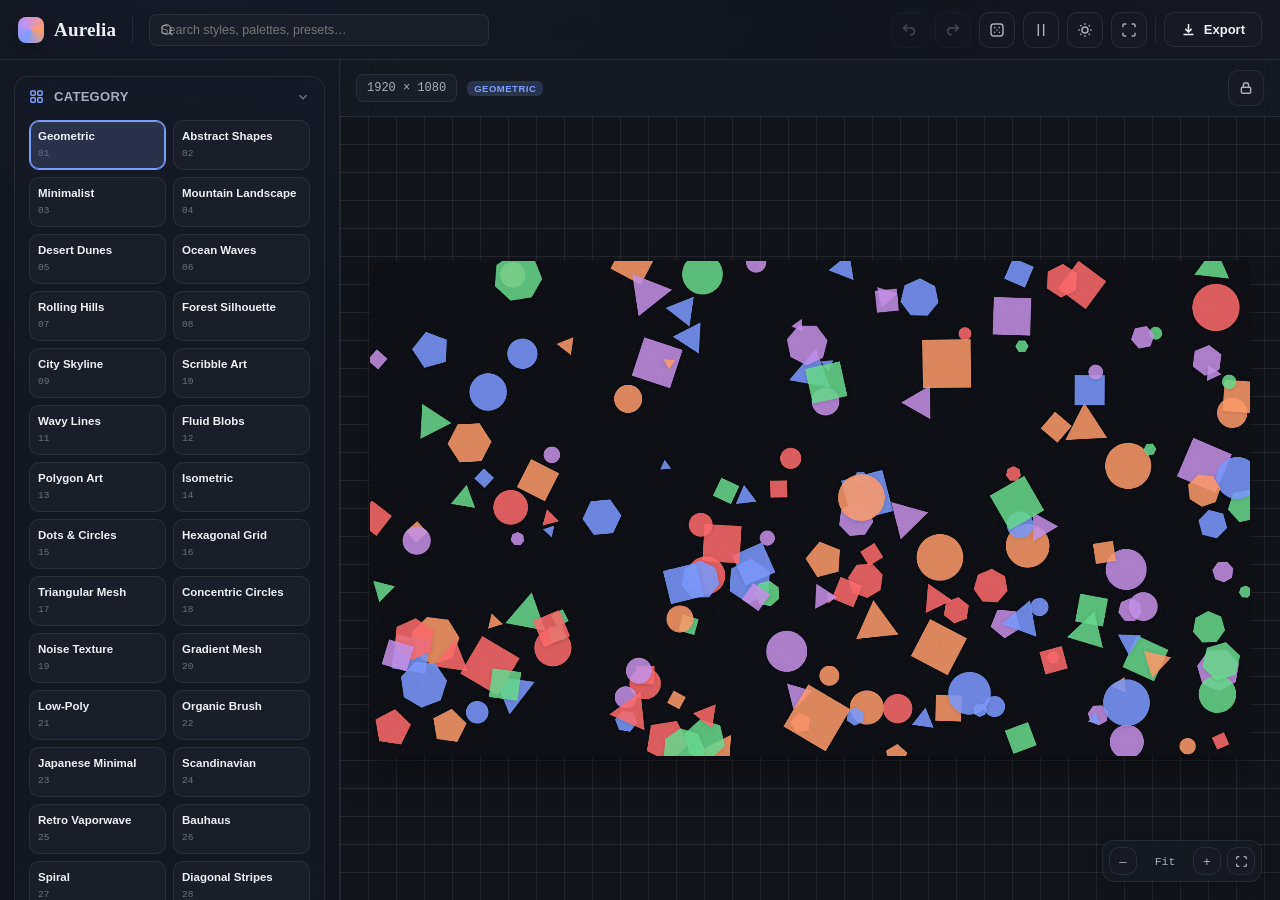
<file: index.html>
<!DOCTYPE html>
<html lang="en">
<head>
<meta charset="UTF-8">
<meta name="viewport" content="width=device-width, initial-scale=1.0">
<title>Aurelia</title>
<link rel="icon" type="image/svg+xml" href="data:image/svg+xml,%3Csvg xmlns='http://www.w3.org/2000/svg' viewBox='0 0 32 32'%3E%3Cdefs%3E%3ClinearGradient id='g' x1='0' y1='0' x2='1' y2='1'%3E%3Cstop offset='0%25' stop-color='%237c9cff'/%3E%3Cstop offset='50%25' stop-color='%23c792ea'/%3E%3Cstop offset='100%25' stop-color='%23ff9d6c'/%3E%3C/linearGradient%3E%3C/defs%3E%3Crect width='32' height='32' rx='8' fill='url(%23g)'/%3E%3C/svg%3E">
<style>
:root{
  --bg-0:#0b0d12;
  --bg-1:#12151c;
  --bg-2:#171b24;
  --panel:rgba(24,28,38,0.62);
  --panel-solid:#1a1e28;
  --panel-border:rgba(255,255,255,0.08);
  --text-0:#eef0f5;
  --text-1:#a8adba;
  --text-2:#6b7080;
  --accent:#7c9cff;
  --accent-2:#c792ea;
  --accent-warm:#ff9d6c;
  --ok:#69db8f;
  --danger:#ff6b6b;
  --radius:14px;
  --radius-sm:9px;
  --shadow-lg:0 20px 60px rgba(0,0,0,0.45);
  --shadow-sm:0 4px 14px rgba(0,0,0,0.3);
  --font-display:'Fraunces', Georgia, serif;
  --font-body:-apple-system,BlinkMacSystemFont,"Segoe UI",Inter,Roboto,Helvetica,Arial,sans-serif;
  --font-mono:'SFMono-Regular',Consolas,'Liberation Mono',Menlo,monospace;
}
html[data-theme="light"]{
  --bg-0:#eef0f4;
  --bg-1:#e6e9ef;
  --bg-2:#dde1e9;
  --panel:rgba(255,255,255,0.66);
  --panel-solid:#ffffff;
  --panel-border:rgba(20,20,30,0.08);
  --text-0:#181a20;
  --text-1:#50545f;
  --text-2:#8a8e99;
  --shadow-lg:0 20px 60px rgba(30,30,50,0.12);
  --shadow-sm:0 4px 14px rgba(30,30,50,0.08);
}
*{box-sizing:border-box;}
html,body{height:100%;}
body{
  margin:0;
  background:
    radial-gradient(1200px 800px at 15% -10%, color-mix(in srgb, var(--accent) 10%, transparent), transparent 60%),
    radial-gradient(1000px 700px at 110% 10%, color-mix(in srgb, var(--accent-2) 8%, transparent), transparent 60%),
    var(--bg-0);
  color:var(--text-0);
  font-family:var(--font-body);
  overflow:hidden;
  -webkit-font-smoothing:antialiased;
}
@font-face{
  font-family:'Fraunces';
  src:local('Georgia');
}
::selection{background:var(--accent);color:#fff;}
::-webkit-scrollbar{width:9px;height:9px;}
::-webkit-scrollbar-track{background:transparent;}
::-webkit-scrollbar-thumb{background:var(--panel-border);border-radius:8px;}
::-webkit-scrollbar-thumb:hover{background:var(--text-2);}

.app{
  display:grid;
  grid-template-columns:340px 1fr;
  grid-template-rows:60px 1fr;
  grid-template-areas:
    "header header"
    "sidebar main";
  height:100vh;
  width:100vw;
}

.topbar{
  grid-area:header;
  display:flex;
  align-items:center;
  gap:16px;
  padding:0 18px;
  border-bottom:1px solid var(--panel-border);
  background:var(--panel);
  backdrop-filter:blur(18px) saturate(140%);
  -webkit-backdrop-filter:blur(18px) saturate(140%);
  z-index:40;
}
.brand{
  display:flex;align-items:center;gap:10px;
  font-family:var(--font-display);
  font-weight:600;
  font-size:19px;
  letter-spacing:0.2px;
  white-space:nowrap;
}
.brand .mark{
  width:26px;height:26px;border-radius:8px;
  background:conic-gradient(from 210deg, var(--accent), var(--accent-2), var(--accent-warm), var(--accent));
  box-shadow:var(--shadow-sm);
  flex-shrink:0;
}
.topbar .divider{width:1px;height:26px;background:var(--panel-border);}
.topbar-search{
  flex:1;
  max-width:340px;
  position:relative;
}
.topbar-search input{
  width:100%;
  padding:9px 12px 9px 34px;
  border-radius:10px;
  border:1px solid var(--panel-border);
  background:color-mix(in srgb, var(--panel-solid) 60%, transparent);
  color:var(--text-0);
  font-size:13px;
  outline:none;
}
.topbar-search input:focus{border-color:var(--accent);}
.topbar-search svg{position:absolute;left:11px;top:50%;transform:translateY(-50%);opacity:0.5;}
.topbar-actions{display:flex;align-items:center;gap:8px;margin-left:auto;}
.icon-btn{
  width:36px;height:36px;border-radius:10px;
  display:flex;align-items:center;justify-content:center;
  border:1px solid var(--panel-border);
  background:color-mix(in srgb, var(--panel-solid) 55%, transparent);
  color:var(--text-1);
  cursor:pointer;
  transition:all .15s ease;
}
.icon-btn:hover{color:var(--text-0);border-color:var(--accent);transform:translateY(-1px);}
.icon-btn:active{transform:translateY(0);}
.icon-btn.active{color:var(--accent);border-color:var(--accent);}
.icon-btn:disabled{opacity:0.35;cursor:not-allowed;transform:none;}
.btn{
  display:inline-flex;align-items:center;gap:8px;
  padding:9px 16px;
  border-radius:10px;
  border:1px solid var(--panel-border);
  background:color-mix(in srgb, var(--panel-solid) 55%, transparent);
  color:var(--text-0);
  font-size:13px;font-weight:600;
  cursor:pointer;
  transition:all .15s ease;
  white-space:nowrap;
}
.btn:hover{border-color:var(--accent);transform:translateY(-1px);}
.btn.primary{
  background:linear-gradient(135deg, var(--accent), var(--accent-2));
  color:#0b0d12;border:none;
}
.btn.primary:hover{filter:brightness(1.08);box-shadow:0 6px 20px color-mix(in srgb, var(--accent) 40%, transparent);}
.btn svg{flex-shrink:0;}

.sidebar{
  grid-area:sidebar;
  border-right:1px solid var(--panel-border);
  background:var(--panel);
  backdrop-filter:blur(18px) saturate(140%);
  -webkit-backdrop-filter:blur(18px) saturate(140%);
  overflow-y:auto;
  padding:16px 14px 90px;
  position:relative;
  z-index:30;
}
.section{
  border:1px solid var(--panel-border);
  border-radius:var(--radius);
  margin-bottom:12px;
  background:color-mix(in srgb, var(--panel-solid) 38%, transparent);
  overflow:hidden;
}
.section-head{
  display:flex;align-items:center;gap:10px;
  padding:12px 14px;
  cursor:pointer;
  user-select:none;
  font-weight:700;
  font-size:13px;
  letter-spacing:0.3px;
  text-transform:uppercase;
  color:var(--text-1);
}
.section-head svg.chev{margin-left:auto;transition:transform .2s ease;color:var(--text-2);}
.section.collapsed .chev{transform:rotate(-90deg);}
.section-head .sicon{color:var(--accent);flex-shrink:0;}
.section-body{
  padding:4px 14px 14px;
  display:flex;flex-direction:column;gap:12px;
}
.section.collapsed .section-body{display:none;}

.field{display:flex;flex-direction:column;gap:6px;}
.field label{
  display:flex;justify-content:space-between;align-items:center;
  font-size:12px;color:var(--text-1);font-weight:600;
}
.field label .val{color:var(--text-0);font-family:var(--font-mono);font-weight:500;font-size:11px;background:color-mix(in srgb, var(--panel-solid) 70%, transparent);padding:1px 6px;border-radius:6px;}
select, input[type="text"], input[type="number"]{
  width:100%;
  padding:8px 10px;
  border-radius:8px;
  border:1px solid var(--panel-border);
  background:var(--panel-solid);
  color:var(--text-0);
  font-size:12.5px;
  outline:none;
  font-family:var(--font-body);
}
select:focus, input:focus{border-color:var(--accent);}

input[type="range"]{
  -webkit-appearance:none;appearance:none;
  width:100%;height:4px;border-radius:3px;
  background:var(--panel-border);
  outline:none;
  cursor:pointer;
}
input[type="range"]::-webkit-slider-thumb{
  -webkit-appearance:none;appearance:none;
  width:15px;height:15px;border-radius:50%;
  background:var(--accent);
  border:2px solid var(--bg-0);
  box-shadow:0 0 0 1px var(--accent);
  cursor:pointer;
  margin-top:-1px;
}
input[type="range"]::-moz-range-thumb{
  width:13px;height:13px;border-radius:50%;
  background:var(--accent);border:2px solid var(--bg-0);cursor:pointer;
}

.row{display:flex;gap:8px;}
.row > *{flex:1;min-width:0;}

.chiprow{display:flex;flex-wrap:wrap;gap:6px;}
.chip{
  padding:6px 11px;border-radius:20px;
  border:1px solid var(--panel-border);
  background:var(--panel-solid);
  font-size:11.5px;color:var(--text-1);
  cursor:pointer;font-weight:600;
  transition:all .12s ease;
}
.chip:hover{border-color:var(--accent);color:var(--text-0);}
.chip.active{
  background:linear-gradient(135deg, var(--accent), var(--accent-2));
  color:#0b0d12;border-color:transparent;
}

.toggle{display:flex;align-items:center;justify-content:space-between;gap:10px;}
.toggle span{font-size:12px;color:var(--text-1);font-weight:600;}
.switch{
  position:relative;width:38px;height:22px;border-radius:20px;
  background:var(--panel-border);cursor:pointer;flex-shrink:0;
  transition:background .15s ease;
}
.switch.on{background:linear-gradient(135deg, var(--accent), var(--accent-2));}
.switch::after{
  content:"";position:absolute;top:2px;left:2px;
  width:18px;height:18px;border-radius:50%;background:#fff;
  transition:transform .18s ease;box-shadow:0 1px 3px rgba(0,0,0,0.3);
}
.switch.on::after{transform:translateX(16px);}

.category-grid{
  display:grid;grid-template-columns:1fr 1fr;gap:7px;
}
.category-card{
  border:1px solid var(--panel-border);
  border-radius:10px;
  padding:9px 8px;
  cursor:pointer;
  background:var(--panel-solid);
  text-align:left;
  transition:all .12s ease;
}
.category-card:hover{border-color:var(--accent);transform:translateY(-1px);}
.category-card.active{
  border-color:var(--accent);
  background:color-mix(in srgb, var(--accent) 16%, var(--panel-solid));
  box-shadow:0 0 0 1px var(--accent) inset;
}
.category-card .cname{font-size:11.5px;font-weight:700;display:block;color:var(--text-0);}
.category-card .cnum{font-size:9.5px;color:var(--text-2);font-family:var(--font-mono);}

.palette-swatches{display:flex;flex-wrap:wrap;gap:7px;}
.swatch-wrap{position:relative;width:30px;height:30px;}
.swatch{
  width:30px;height:30px;border-radius:8px;
  border:1px solid var(--panel-border);cursor:pointer;
  padding:0;overflow:hidden;
}
.swatch input[type="color"]{
  width:44px;height:44px;border:none;margin:-7px;cursor:pointer;background:none;
}
.swatch-remove{
  position:absolute;top:-6px;right:-6px;
  width:15px;height:15px;border-radius:50%;
  background:var(--danger);color:#fff;font-size:10px;
  display:flex;align-items:center;justify-content:center;
  cursor:pointer;border:2px solid var(--bg-1);
}
.add-swatch{
  width:30px;height:30px;border-radius:8px;
  border:1px dashed var(--panel-border);
  display:flex;align-items:center;justify-content:center;
  color:var(--text-2);cursor:pointer;font-size:16px;
  background:transparent;
}
.add-swatch:hover{color:var(--accent);border-color:var(--accent);}

.preset-palette-grid{display:grid;grid-template-columns:1fr 1fr;gap:7px;}
.preset-palette{
  border:1px solid var(--panel-border);
  border-radius:9px;
  padding:6px;cursor:pointer;
  background:var(--panel-solid);
}
.preset-palette:hover{border-color:var(--accent);}
.preset-palette .swatches{display:flex;height:16px;border-radius:5px;overflow:hidden;margin-bottom:5px;}
.preset-palette .swatches i{flex:1;display:block;}
.preset-palette .pname{font-size:10.5px;color:var(--text-1);font-weight:600;}

.small-btn-row{display:flex;gap:8px;}
.small-btn{
  flex:1;padding:8px;border-radius:8px;border:1px solid var(--panel-border);
  background:var(--panel-solid);color:var(--text-1);font-size:11.5px;font-weight:700;
  cursor:pointer;display:flex;align-items:center;justify-content:center;gap:6px;
}
.small-btn:hover{color:var(--text-0);border-color:var(--accent);}

.preset-list{display:flex;flex-direction:column;gap:6px;max-height:180px;overflow-y:auto;}
.preset-item{
  display:flex;align-items:center;gap:8px;
  padding:8px 10px;border-radius:8px;
  border:1px solid var(--panel-border);
  background:var(--panel-solid);
  font-size:12px;
}
.preset-item span{flex:1;overflow:hidden;text-overflow:ellipsis;white-space:nowrap;font-weight:600;}
.preset-item button{
  background:none;border:none;color:var(--text-2);cursor:pointer;
  width:22px;height:22px;display:flex;align-items:center;justify-content:center;border-radius:6px;
}
.preset-item button:hover{color:var(--text-0);background:var(--panel-border);}
.empty-hint{font-size:11.5px;color:var(--text-2);text-align:center;padding:10px 0;}

.main{
  grid-area:main;
  position:relative;
  overflow:hidden;
  background:
    linear-gradient(var(--panel-border) 1px, transparent 1px) 0 0/28px 28px,
    linear-gradient(90deg, var(--panel-border) 1px, transparent 1px) 0 0/28px 28px,
    var(--bg-1);
  display:flex;flex-direction:column;
}
.canvas-toolbar{
  display:flex;align-items:center;gap:10px;
  padding:10px 16px;
  border-bottom:1px solid var(--panel-border);
  background:var(--panel);
  backdrop-filter:blur(14px);
  z-index:20;
  flex-wrap:wrap;
}
.dim-readout{
  font-family:var(--font-mono);font-size:12px;color:var(--text-1);
  background:var(--panel-solid);padding:6px 10px;border-radius:8px;border:1px solid var(--panel-border);
}
.canvas-stage{
  flex:1;position:relative;overflow:hidden;
  cursor:grab;
}
.canvas-stage.panning{cursor:grabbing;}
.canvas-viewport{
  position:absolute;top:0;left:0;
  transform-origin:0 0;
  will-change:transform;
}
#previewCanvas{
  display:block;
  box-shadow:0 30px 80px rgba(0,0,0,0.5);
  border-radius:2px;
  background:#000;
}
.zoom-controls{
  position:absolute;bottom:18px;right:18px;
  display:flex;align-items:center;gap:6px;
  background:var(--panel);border:1px solid var(--panel-border);
  border-radius:12px;padding:6px;backdrop-filter:blur(14px);
  box-shadow:var(--shadow-sm);
  z-index:25;
}
.zoom-controls .zlabel{font-size:11.5px;font-family:var(--font-mono);color:var(--text-1);min-width:44px;text-align:center;}

.loading-badge{
  position:absolute;top:14px;left:14px;
  background:var(--panel);border:1px solid var(--panel-border);
  padding:6px 12px;border-radius:20px;font-size:11px;color:var(--accent);
  display:none;align-items:center;gap:7px;backdrop-filter:blur(10px);z-index:25;
  font-weight:700;
}
.loading-badge.show{display:flex;}
.loading-badge .dot{width:6px;height:6px;border-radius:50%;background:var(--accent);animation:pulse 1s infinite ease-in-out;}
@keyframes pulse{0%,100%{opacity:0.3;}50%{opacity:1;}}

.compare-badge{
  position:absolute;top:14px;right:14px;
  background:var(--panel);border:1px solid var(--panel-border);
  padding:6px 12px;border-radius:20px;font-size:11px;color:var(--text-1);
  backdrop-filter:blur(10px);z-index:25;font-weight:700;
  user-select:none;
  cursor:pointer;
}

.modal-overlay{
  position:fixed;inset:0;background:rgba(6,7,10,0.6);
  display:none;align-items:center;justify-content:center;z-index:100;
  backdrop-filter:blur(4px);
}
.modal-overlay.show{display:flex;}
.modal{
  background:var(--panel-solid);border:1px solid var(--panel-border);
  border-radius:16px;padding:22px;width:400px;max-width:90vw;
  box-shadow:var(--shadow-lg);
}
.modal h3{margin:0 0 14px;font-family:var(--font-display);font-size:19px;}
.modal .field{margin-bottom:12px;}
.modal-actions{display:flex;gap:10px;justify-content:flex-end;margin-top:16px;}

.app.fullscreen-mode .sidebar,
.app.fullscreen-mode .topbar,
.app.fullscreen-mode .canvas-toolbar{display:none;}
.app.fullscreen-mode{grid-template-columns:1fr;grid-template-rows:1fr;grid-template-areas:"main";}
.app.fullscreen-mode .main{background:#000;}
.fs-exit{
  position:fixed;top:16px;right:16px;z-index:200;
}

@media (max-width:900px){
  .app{grid-template-columns:1fr;grid-template-rows:56px 1fr;grid-template-areas:"header" "main";}
  .sidebar{
    position:fixed;top:56px;left:0;bottom:0;width:86vw;max-width:360px;
    transform:translateX(-100%);transition:transform .25s ease;
    box-shadow:var(--shadow-lg);
  }
  .sidebar.open{transform:translateX(0);}
  .topbar-search{display:none;}
  .sidebar-scrim{position:fixed;inset:0;background:rgba(0,0,0,0.4);z-index:29;display:none;}
  .sidebar-scrim.show{display:block;}
}

.tooltip{position:relative;}
.tag{
  font-size:9.5px;font-weight:800;letter-spacing:0.5px;
  padding:2px 7px;border-radius:6px;text-transform:uppercase;
  background:color-mix(in srgb, var(--accent) 20%, transparent);color:var(--accent);
}
</style>
</head>
<body>
<div class="app" id="app">

  <div class="topbar">
    <div class="brand"><span class="mark"></span>Aurelia</div>
    <div class="divider"></div>
    <div class="topbar-search">
      <svg width="14" height="14" viewBox="0 0 24 24" fill="none" stroke="currentColor" stroke-width="2.2"><circle cx="11" cy="11" r="8"/><path d="M21 21l-4.35-4.35"/></svg>
      <input type="text" id="presetSearch" placeholder="Search styles, palettes, presets…">
    </div>
    <div class="topbar-actions">
      <button class="icon-btn" id="undoBtn" title="Undo">
        <svg width="16" height="16" viewBox="0 0 24 24" fill="none" stroke="currentColor" stroke-width="2.2"><path d="M9 14L4 9l5-5"/><path d="M4 9h11a5 5 0 0 1 0 10h-1"/></svg>
      </button>
      <button class="icon-btn" id="redoBtn" title="Redo">
        <svg width="16" height="16" viewBox="0 0 24 24" fill="none" stroke="currentColor" stroke-width="2.2"><path d="M15 14l5-5-5-5"/><path d="M20 9H9a5 5 0 0 0 0 10h1"/></svg>
      </button>
      <button class="icon-btn" id="randomizeBtn" title="Randomize design">
        <svg width="16" height="16" viewBox="0 0 24 24" fill="none" stroke="currentColor" stroke-width="2.2"><rect x="3" y="3" width="18" height="18" rx="4"/><circle cx="8.5" cy="8.5" r="1.2" fill="currentColor" stroke="none"/><circle cx="15.5" cy="15.5" r="1.2" fill="currentColor" stroke="none"/><circle cx="15.5" cy="8.5" r="1.2" fill="currentColor" stroke="none"/><circle cx="8.5" cy="15.5" r="1.2" fill="currentColor" stroke="none"/><circle cx="12" cy="12" r="1.2" fill="currentColor" stroke="none"/></svg>
      </button>
      <button class="icon-btn" id="compareBtn" title="Compare before / after">
        <svg width="16" height="16" viewBox="0 0 24 24" fill="none" stroke="currentColor" stroke-width="2.2"><path d="M8 3v18M16 3v18"/><path d="M3 8l0 0M21 8l0 0"/></svg>
      </button>
      <button class="icon-btn" id="themeBtn" title="Toggle app theme">
        <svg width="16" height="16" viewBox="0 0 24 24" fill="none" stroke="currentColor" stroke-width="2.2"><circle cx="12" cy="12" r="4.5"/><path d="M12 2v2.2M12 19.8V22M4.9 4.9l1.6 1.6M17.5 17.5l1.6 1.6M2 12h2.2M19.8 12H22M4.9 19.1l1.6-1.6M17.5 6.5l1.6-1.6"/></svg>
      </button>
      <button class="icon-btn" id="fsBtn" title="Fullscreen preview">
        <svg width="16" height="16" viewBox="0 0 24 24" fill="none" stroke="currentColor" stroke-width="2.2"><path d="M8 3H5a2 2 0 0 0-2 2v3M16 3h3a2 2 0 0 1 2 2v3M8 21H5a2 2 0 0 1-2-2v-3M16 21h3a2 2 0 0 0 2-2v-3"/></svg>
      </button>
      <div class="divider"></div>
      <button class="btn" id="exportOpenBtn">
        <svg width="15" height="15" viewBox="0 0 24 24" fill="none" stroke="currentColor" stroke-width="2.4"><path d="M12 3v13M7 11l5 5 5-5"/><path d="M4 20h16"/></svg>
        Export
      </button>
    </div>
  </div>

  <div class="sidebar-scrim" id="sidebarScrim"></div>

  <div class="sidebar" id="sidebar">

    <div class="section" data-section="category">
      <div class="section-head"><svg class="sicon" width="15" height="15" viewBox="0 0 24 24" fill="none" stroke="currentColor" stroke-width="2.4"><rect x="3" y="3" width="7" height="7" rx="1.5"/><rect x="14" y="3" width="7" height="7" rx="1.5"/><rect x="3" y="14" width="7" height="7" rx="1.5"/><rect x="14" y="14" width="7" height="7" rx="1.5"/></svg>Category<svg class="chev" width="14" height="14" viewBox="0 0 24 24" fill="none" stroke="currentColor" stroke-width="2.5"><path d="M6 9l6 6 6-6"/></svg></div>
      <div class="section-body">
        <div class="category-grid" id="categoryGrid"></div>
      </div>
    </div>

    <div class="section" data-section="palette">
      <div class="section-head"><svg class="sicon" width="15" height="15" viewBox="0 0 24 24" fill="none" stroke="currentColor" stroke-width="2.4"><circle cx="12" cy="12" r="9"/><circle cx="12" cy="8" r="1.3" fill="currentColor"/><circle cx="8.5" cy="13" r="1.3" fill="currentColor"/><circle cx="15.5" cy="13" r="1.3" fill="currentColor"/></svg>Color &amp; Palette<svg class="chev" width="14" height="14" viewBox="0 0 24 24" fill="none" stroke="currentColor" stroke-width="2.5"><path d="M6 9l6 6 6-6"/></svg></div>
      <div class="section-body">
        <div class="field">
          <label>Active palette <span class="val" id="paletteCount">0 colors</span></label>
          <div class="palette-swatches" id="paletteSwatches"></div>
        </div>
        <div class="small-btn-row">
          <button class="small-btn" id="randomPaletteBtn">🎲 Random palette</button>
          <button class="small-btn" id="complementBtn">◐ Complementary</button>
        </div>
        <div class="field">
          <label>Background</label>
          <div class="row">
            <select id="bgMode">
              <option value="light">Light mode</option>
              <option value="dark">Dark mode</option>
              <option value="amoled">AMOLED black</option>
              <option value="custom">Custom color</option>
            </select>
            <div class="swatch-wrap" style="width:38px;">
              <span class="swatch" style="width:38px;height:38px;"><input type="color" id="bgCustomColor" value="#0b0d12"></span>
            </div>
          </div>
        </div>
        <div class="field">
          <label>Palette presets</label>
          <div class="preset-palette-grid" id="paletteGrid"></div>
        </div>
      </div>
    </div>

    <div class="section" data-section="pattern">
      <div class="section-head"><svg class="sicon" width="15" height="15" viewBox="0 0 24 24" fill="none" stroke="currentColor" stroke-width="2.4"><path d="M4 21V3M4 3l8 5-8 5M20 21V3M20 3l-8 5 8 5"/></svg>Pattern Controls<svg class="chev" width="14" height="14" viewBox="0 0 24 24" fill="none" stroke="currentColor" stroke-width="2.5"><path d="M6 9l6 6 6-6"/></svg></div>
      <div class="section-body">
        <div class="field"><label>Shape count <span class="val" id="v_shapeCount"></span></label><input type="range" id="shapeCount" min="1" max="400" step="1"></div>
        <div class="field"><label>Shape size <span class="val" id="v_shapeSize"></span></label><input type="range" id="shapeSize" min="2" max="400" step="1"></div>
        <div class="field"><label>Rotation <span class="val" id="v_rotation"></span></label><input type="range" id="rotation" min="0" max="360" step="1"></div>
        <div class="field"><label>Scale <span class="val" id="v_scale"></span></label><input type="range" id="scale" min="20" max="300" step="1"></div>
        <div class="field"><label>Density <span class="val" id="v_density"></span></label><input type="range" id="density" min="1" max="100" step="1"></div>
        <div class="field"><label>Opacity <span class="val" id="v_opacity"></span></label><input type="range" id="opacity" min="5" max="100" step="1"></div>
        <div class="field"><label>Layer count <span class="val" id="v_layerCount"></span></label><input type="range" id="layerCount" min="1" max="8" step="1"></div>
        <div class="field"><label>Stroke width <span class="val" id="v_strokeWidth"></span></label><input type="range" id="strokeWidth" min="0" max="24" step="0.5"></div>
        <div class="field">
          <label>Fill style</label>
          <div class="chiprow" id="fillStyleChips">
            <div class="chip" data-v="fill">Fill</div>
            <div class="chip" data-v="stroke">Stroke</div>
            <div class="chip" data-v="both">Both</div>
          </div>
        </div>
        <div class="field">
          <label>Symmetry</label>
          <div class="chiprow" id="symmetryChips">
            <div class="chip" data-v="1">None</div>
            <div class="chip" data-v="2">2-fold</div>
            <div class="chip" data-v="4">4-fold</div>
            <div class="chip" data-v="6">6-fold</div>
            <div class="chip" data-v="8">8-fold</div>
          </div>
        </div>
        <div class="toggle"><span>Grid repetition</span><div class="switch" id="repetitionToggle"></div></div>
        <div class="field"><label>Grid spacing <span class="val" id="v_gridSpacing"></span></label><input type="range" id="gridSpacing" min="20" max="300" step="1"></div>
        <div class="field"><label>Noise intensity <span class="val" id="v_noiseIntensity"></span></label><input type="range" id="noiseIntensity" min="0" max="100" step="1"></div>
        <div class="field"><label>Blur amount <span class="val" id="v_blurAmount"></span></label><input type="range" id="blurAmount" min="0" max="30" step="0.5"></div>
        <div class="field"><label>Shadow intensity <span class="val" id="v_shadowIntensity"></span></label><input type="range" id="shadowIntensity" min="0" max="100" step="1"></div>
        <div class="field"><label>Glow intensity <span class="val" id="v_glowIntensity"></span></label><input type="range" id="glowIntensity" min="0" max="100" step="1"></div>
        <div class="field"><label>Grain texture <span class="val" id="v_grainAmount"></span></label><input type="range" id="grainAmount" min="0" max="100" step="1"></div>
        <div class="field">
          <label>Random seed <span class="val" id="v_seed"></span></label>
          <div class="row">
            <input type="range" id="seed" min="1" max="99999" step="1">
            <button class="small-btn" id="seedBtn" style="flex:0 0 40px;">🎲</button>
          </div>
        </div>
      </div>
    </div>

    <div class="section" data-section="mountain" id="mountainSection">
      <div class="section-head"><svg class="sicon" width="15" height="15" viewBox="0 0 24 24" fill="none" stroke="currentColor" stroke-width="2.4"><path d="M3 20l6-11 4 6 3-4 5 9z"/></svg>Landscape Generator<svg class="chev" width="14" height="14" viewBox="0 0 24 24" fill="none" stroke="currentColor" stroke-width="2.5"><path d="M6 9l6 6 6-6"/></svg></div>
      <div class="section-body">
        <div class="field"><label>Depth layers <span class="val" id="v_mLayers"></span></label><input type="range" id="mLayers" min="1" max="8" step="1"></div>
        <div class="field"><label>Feature height <span class="val" id="v_peakHeight"></span></label><input type="range" id="peakHeight" min="10" max="90" step="1"></div>
        <div class="field">
          <label>Time of day</label>
          <div class="chiprow" id="timePresetChips">
            <div class="chip" data-v="day">Day</div>
            <div class="chip" data-v="sunset">Sunset</div>
            <div class="chip" data-v="sunrise">Sunrise</div>
            <div class="chip" data-v="night">Night</div>
          </div>
        </div>
        <div class="field">
          <label>Sun / Moon</label>
          <div class="chiprow" id="sunMoonChips">
            <div class="chip" data-v="none">None</div>
            <div class="chip" data-v="sun">Sun</div>
            <div class="chip" data-v="moon">Moon</div>
          </div>
        </div>
        <div class="toggle" id="snowCapsRow"><span>Snow caps</span><div class="switch" id="snowCapsToggle"></div></div>
        <div class="toggle"><span>Fog</span><div class="switch" id="fogToggle"></div></div>
        <div class="toggle"><span>Stars</span><div class="switch" id="starsToggle"></div></div>
        <div class="toggle"><span>Clouds</span><div class="switch" id="cloudsToggle"></div></div>
        <div class="toggle"><span>Gradient sky</span><div class="switch" id="skyGradientToggle"></div></div>
        <div class="toggle"><span>Water reflection</span><div class="switch" id="reflectionToggle"></div></div>
        <div class="toggle"><span>Atmospheric perspective</span><div class="switch" id="atmosphericToggle"></div></div>
      </div>
    </div>

    <div class="section" data-section="scribble" id="scribbleSection">
      <div class="section-head"><svg class="sicon" width="15" height="15" viewBox="0 0 24 24" fill="none" stroke="currentColor" stroke-width="2.4"><path d="M3 17c4-8 6 6 9-2 2-5 4 4 9-4"/></svg>Scribble Generator<svg class="chev" width="14" height="14" viewBox="0 0 24 24" fill="none" stroke="currentColor" stroke-width="2.5"><path d="M6 9l6 6 6-6"/></svg></div>
      <div class="section-body">
        <div class="field">
          <label>Style</label>
          <div class="chiprow" id="scribbleStyleChips">
            <div class="chip" data-v="pencil">Pencil</div>
            <div class="chip" data-v="ink">Ink</div>
            <div class="chip" data-v="marker">Marker</div>
            <div class="chip" data-v="chalk">Chalk</div>
            <div class="chip" data-v="brush">Brush</div>
          </div>
        </div>
        <div class="field"><label>Doodle count <span class="val" id="v_doodleCount"></span></label><input type="range" id="doodleCount" min="1" max="60" step="1"></div>
        <div class="field"><label>Stroke randomness <span class="val" id="v_scribbleRandomness"></span></label><input type="range" id="scribbleRandomness" min="0" max="100" step="1"></div>
        <div class="toggle"><span>Hand-drawn simulation</span><div class="switch" id="handDrawnToggle"></div></div>
      </div>
    </div>

    <div class="section collapsed" data-section="device">
      <div class="section-head"><svg class="sicon" width="15" height="15" viewBox="0 0 24 24" fill="none" stroke="currentColor" stroke-width="2.4"><rect x="4" y="3" width="16" height="13" rx="1.5"/><path d="M9 21h6M12 16v5"/></svg>Device &amp; Resolution<svg class="chev" width="14" height="14" viewBox="0 0 24 24" fill="none" stroke="currentColor" stroke-width="2.5"><path d="M6 9l6 6 6-6"/></svg></div>
      <div class="section-body">
        <div class="field">
          <label>Device preset</label>
          <select id="devicePreset"></select>
        </div>
        <div class="field">
          <label>Aspect ratio</label>
          <div class="chiprow" id="aspectChips"></div>
        </div>
        <div class="row">
          <div class="field"><label>Width (px)</label><input type="number" id="customWidth" min="16" max="10000"></div>
          <div class="field"><label>Height (px)</label><input type="number" id="customHeight" min="16" max="10000"></div>
        </div>
        <div class="toggle"><span>High-DPI (2×) render</span><div class="switch" id="hdpiToggle"></div></div>
      </div>
    </div>

    <div class="section collapsed" data-section="presets">
      <div class="section-head"><svg class="sicon" width="15" height="15" viewBox="0 0 24 24" fill="none" stroke="currentColor" stroke-width="2.4"><path d="M5 3h9l5 5v13H5z"/><path d="M14 3v5h5M9 13h6M9 17h6"/></svg>Saved Presets<svg class="chev" width="14" height="14" viewBox="0 0 24 24" fill="none" stroke="currentColor" stroke-width="2.5"><path d="M6 9l6 6 6-6"/></svg></div>
      <div class="section-body">
        <div class="small-btn-row">
          <button class="small-btn" id="savePresetBtn">💾 Save current</button>
          <button class="small-btn" id="resetBtn">↺ Reset defaults</button>
        </div>
        <div class="preset-list" id="presetList"><div class="empty-hint">No saved presets yet</div></div>
        <div class="small-btn-row">
          <button class="small-btn" id="exportPresetsBtn">⇩ Export .json</button>
          <button class="small-btn" id="importPresetsBtn">⇧ Import .json</button>
        </div>
        <input type="file" id="importPresetsFile" accept=".json" style="display:none;">
      </div>
    </div>

    <div class="section collapsed" data-section="history">
      <div class="section-head"><svg class="sicon" width="15" height="15" viewBox="0 0 24 24" fill="none" stroke="currentColor" stroke-width="2.4"><path d="M3 12a9 9 0 1 0 3-6.7"/><path d="M3 4v5h5M12 7v5l4 2"/></svg>History<svg class="chev" width="14" height="14" viewBox="0 0 24 24" fill="none" stroke="currentColor" stroke-width="2.5"><path d="M6 9l6 6 6-6"/></svg></div>
      <div class="section-body">
        <div id="historyPanel" class="preset-list"><div class="empty-hint">History appears as you edit</div></div>
      </div>
    </div>

  </div>

  <div class="main">
    <div class="canvas-toolbar">
      <button class="icon-btn" id="sidebarToggleBtn" title="Menu" style="display:none;">
        <svg width="16" height="16" viewBox="0 0 24 24" fill="none" stroke="currentColor" stroke-width="2.4"><path d="M4 7h16M4 12h16M4 17h16"/></svg>
      </button>
      <span class="dim-readout" id="dimReadout">1920 × 1080</span>
      <span class="tag" id="categoryTag">Geometric</span>
      <div style="flex:1;"></div>
      <button class="icon-btn" id="lockColorsBtn" title="Lock current colors from randomize">
        <svg width="16" height="16" viewBox="0 0 24 24" fill="none" stroke="currentColor" stroke-width="2.2"><rect x="5" y="11" width="14" height="9" rx="2"/><path d="M8 11V8a4 4 0 0 1 8 0v3"/></svg>
      </button>
    </div>
    <div class="canvas-stage" id="canvasStage">
      <div class="loading-badge" id="loadingBadge"><span class="dot"></span>Rendering…</div>
      <div class="compare-badge" id="compareBadge" style="display:none;">Showing previous version — click to restore</div>
      <div class="canvas-viewport" id="canvasViewport">
        <canvas id="previewCanvas" width="1920" height="1080"></canvas>
      </div>
      <div class="zoom-controls">
        <button class="icon-btn" id="zoomOutBtn" style="width:28px;height:28px;">–</button>
        <span class="zlabel" id="zoomLabel">Fit</span>
        <button class="icon-btn" id="zoomInBtn" style="width:28px;height:28px;">+</button>
        <button class="icon-btn" id="zoomFitBtn" title="Fit to screen" style="width:28px;height:28px;">
          <svg width="13" height="13" viewBox="0 0 24 24" fill="none" stroke="currentColor" stroke-width="2.4"><path d="M8 3H5a2 2 0 0 0-2 2v3M16 3h3a2 2 0 0 1 2 2v3M8 21H5a2 2 0 0 1-2-2v-3M16 21h3a2 2 0 0 0 2-2v-3"/></svg>
        </button>
      </div>
    </div>
  </div>

</div>

<button class="icon-btn fs-exit btn" id="fsExitBtn" style="display:none;">Exit fullscreen ✕</button>

<div class="modal-overlay" id="exportModal">
  <div class="modal">
    <h3>Export wallpaper</h3>
    <div class="field">
      <label>Format</label>
      <div class="chiprow" id="exportFormatChips">
        <div class="chip active" data-v="png">PNG</div>
        <div class="chip" data-v="jpeg">JPEG</div>
        <div class="chip" data-v="webp">WebP</div>
      </div>
    </div>
    <div class="field" id="qualityField" style="display:none;">
      <label>Quality <span class="val" id="v_exportQuality">92%</span></label>
      <input type="range" id="exportQuality" min="10" max="100" value="92">
    </div>
    <div class="field">
      <label>Resolution</label>
      <select id="exportResSelect"></select>
    </div>
    <div class="modal-actions">
      <button class="btn" id="copyClipboardBtn">Copy to clipboard</button>
      <button class="btn" id="batchExportBtn">Batch export devices</button>
      <button class="btn primary" id="downloadBtn">Download</button>
    </div>
  </div>
</div>

<div class="modal-overlay" id="saveModal">
  <div class="modal">
    <h3>Save preset</h3>
    <div class="field">
      <label>Preset name</label>
      <input type="text" id="presetNameInput" placeholder="e.g. Midnight Hex Drift">
    </div>
    <div class="modal-actions">
      <button class="btn" id="cancelSaveBtn">Cancel</button>
      <button class="btn primary" id="confirmSaveBtn">Save</button>
    </div>
  </div>
</div>

<script>
(function(){
"use strict";


function mulberry32(a){
  return function(){
    a |= 0; a = (a + 0x6D2B79F5) | 0;
    let t = Math.imul(a ^ (a >>> 15), 1 | a);
    t = (t + Math.imul(t ^ (t >>> 7), 61 | t)) ^ t;
    return ((t ^ (t >>> 14)) >>> 0) / 4294967296;
  };
}
function clamp(v,a,b){return Math.max(a,Math.min(b,v));}
function lerp(a,b,t){return a+(b-a)*t;}
function degToRad(d){return d*Math.PI/180;}

function makeNoise2D(rng){
  const perm = new Uint8Array(512);
  const p = new Uint8Array(256);
  for(let i=0;i<256;i++) p[i]=i;
  for(let i=255;i>0;i--){
    const j = Math.floor(rng()*(i+1));
    const tmp=p[i]; p[i]=p[j]; p[j]=tmp;
  }
  for(let i=0;i<512;i++) perm[i]=p[i&255];
  function fade(t){return t*t*t*(t*(t*6-15)+10);}
  function grad(hash,x,y){
    const h = hash & 3;
    const u = h<2 ? x : y;
    const v = h<2 ? y : x;
    return ((h&1)?-u:u) + ((h&2)?-v:v);
  }
  return function(x,y){
    const X = Math.floor(x)&255, Y=Math.floor(y)&255;
    x -= Math.floor(x); y -= Math.floor(y);
    const u = fade(x), v = fade(y);
    const aa = perm[X+perm[Y]], ab=perm[X+perm[Y+1]];
    const ba = perm[X+1+perm[Y]], bb=perm[X+1+perm[Y+1]];
    const x1 = lerp(grad(aa,x,y), grad(ba,x-1,y), u);
    const x2 = lerp(grad(ab,x,y-1), grad(bb,x-1,y-1), u);
    return (lerp(x1,x2,v)+1)/2;
  };
}
function fbm(noise2D, x,y,octaves){
  let val=0, amp=0.5, freq=1, max=0;
  for(let i=0;i<octaves;i++){
    val += noise2D(x*freq,y*freq)*amp;
    max += amp;
    amp*=0.5; freq*=2;
  }
  return val/max;
}
function hexToRgb(hex){
  hex = hex.replace('#','');
  if(hex.length===3) hex = hex.split('').map(c=>c+c).join('');
  const n = parseInt(hex,16);
  return {r:(n>>16)&255, g:(n>>8)&255, b:n&255};
}
function rgbToHex(r,g,b){
  return '#'+[r,g,b].map(v=>clamp(Math.round(v),0,255).toString(16).padStart(2,'0')).join('');
}
function rgbToHsl(r,g,b){
  r/=255;g/=255;b/=255;
  const max=Math.max(r,g,b), min=Math.min(r,g,b);
  let h,s,l=(max+min)/2;
  if(max===min){h=s=0;}
  else{
    const d=max-min;
    s = l>0.5 ? d/(2-max-min) : d/(max+min);
    switch(max){
      case r: h=(g-b)/d+(g<b?6:0); break;
      case g: h=(b-r)/d+2; break;
      default: h=(r-g)/d+4;
    }
    h/=6;
  }
  return {h:h*360,s:s*100,l:l*100};
}
function hslToRgb(h,s,l){
  h/=360; s/=100; l/=100;
  let r,g,b;
  if(s===0){r=g=b=l;}
  else{
    const hue2rgb=(p,q,t)=>{
      if(t<0)t+=1; if(t>1)t-=1;
      if(t<1/6) return p+(q-p)*6*t;
      if(t<1/2) return q;
      if(t<2/3) return p+(q-p)*(2/3-t)*6;
      return p;
    };
    const q = l<0.5 ? l*(1+s) : l+s-l*s;
    const p = 2*l-q;
    r=hue2rgb(p,q,h+1/3); g=hue2rgb(p,q,h); b=hue2rgb(p,q,h-1/3);
  }
  return {r:r*255,g:g*255,b:b*255};
}
function hexToHsl(hex){ const {r,g,b}=hexToRgb(hex); return rgbToHsl(r,g,b); }
function hslToHex(h,s,l){ const {r,g,b}=hslToRgb(h,s,l); return rgbToHex(r,g,b); }
function pick(rng, arr){ return arr[Math.floor(rng()*arr.length)]; }


const PALETTE_PRESETS = [
  {name:"Material", colors:["#6200EE","#03DAC6","#3700B3","#018786","#B00020"]},
  {name:"Pastel Dream", colors:["#FFD3E0","#C9E4DE","#FAE8E0","#C6DEF1","#DBCDF0"]},
  {name:"Monochrome", colors:["#101114","#3a3d44","#6a6f7a","#a3a8b3","#e8eaee"]},
  {name:"Neon Nights", colors:["#FF2E92","#00F0FF","#7B2FFF","#39FF14","#FFEA00"]},
  {name:"Earth Tones", colors:["#8B5E34","#C68B59","#D9C4A3","#5C4033","#7A8450"]},
  {name:"Cyberpunk", colors:["#F72585","#7209B7","#3A0CA3","#4361EE","#4CC9F0"]},
  {name:"Vaporwave", colors:["#FF71CE","#01CDFE","#05FFA1","#B967FF","#FFFB96"]},
  {name:"Scandinavian", colors:["#F5F1EA","#DCD3C0","#A9BCA6","#8C7B6B","#2E2A25"]},
  {name:"Bauhaus", colors:["#E63946","#F1C40F","#264653","#2A9D8F","#F4A261"]},
  {name:"Japanese Ink", colors:["#1B1B1B","#B7472A","#DCD6C9","#4A5A4A","#C9A063"]},
  {name:"Sunset", colors:["#FF6B6B","#FFA36C","#FFD56B","#845EC2","#2C2C54"]},
  {name:"Ocean", colors:["#03045E","#0077B6","#00B4D8","#90E0EF","#CAF0F8"]},
];

const RANDOM_PALETTE_MODES = ["analogous","complementary","triadic","monochrome","split"];
function generateRandomPalette(rng, mode){
  mode = mode || pick(rng, RANDOM_PALETTE_MODES);
  const baseH = rng()*360;
  const s = 55+rng()*35;
  const l = 45+rng()*20;
  const colors = [];
  const count = 4+Math.floor(rng()*2);
  for(let i=0;i<count;i++){
    let h=baseH, sat=s, li=l;
    if(mode==="analogous") h = baseH + (i-count/2)*22;
    else if(mode==="complementary") h = (i%2===0) ? baseH : baseH+180;
    else if(mode==="triadic") h = baseH + (i%3)*120;
    else if(mode==="monochrome"){ h = baseH; li = 20+i*(60/count); }
    else if(mode==="split"){ h = baseH + (i%3===0?0:(i%3===1?150:210)); }
    colors.push(hslToHex(((h%360)+360)%360, clamp(sat,20,90), clamp(li,15,85)));
  }
  return colors;
}
function complementaryOf(colors){
  return colors.map(c=>{
    const hsl = hexToHsl(c);
    return hslToHex((hsl.h+180)%360, hsl.s, hsl.l);
  });
}


const CATEGORIES = [
  {id:"geometric", name:"Geometric"},
  {id:"abstract", name:"Abstract Shapes"},
  {id:"minimalist", name:"Minimalist"},
  {id:"mountains", name:"Mountain Landscape"},
  {id:"dunes", name:"Desert Dunes"},
  {id:"ocean", name:"Ocean Waves"},
  {id:"hills", name:"Rolling Hills"},
  {id:"forest", name:"Forest Silhouette"},
  {id:"skyline", name:"City Skyline"},
  {id:"scribble", name:"Scribble Art"},
  {id:"wavy", name:"Wavy Lines"},
  {id:"blobs", name:"Fluid Blobs"},
  {id:"polygon", name:"Polygon Art"},
  {id:"isometric", name:"Isometric"},
  {id:"dots", name:"Dots & Circles"},
  {id:"hexgrid", name:"Hexagonal Grid"},
  {id:"trimesh", name:"Triangular Mesh"},
  {id:"concentric", name:"Concentric Circles"},
  {id:"noise", name:"Noise Texture"},
  {id:"gradientmesh", name:"Gradient Mesh"},
  {id:"lowpoly", name:"Low-Poly"},
  {id:"brushstrokes", name:"Organic Brush"},
  {id:"japanese", name:"Japanese Minimal"},
  {id:"scandi", name:"Scandinavian"},
  {id:"vaporwave", name:"Retro Vaporwave"},
  {id:"bauhaus", name:"Bauhaus"},
  {id:"spiral", name:"Spiral"},
  {id:"stripes", name:"Diagonal Stripes"},
  {id:"terrazzo", name:"Terrazzo"},
  {id:"halftone", name:"Halftone"},
  {id:"topography", name:"Topography"},
  {id:"aurora", name:"Aurora Bands"},
  {id:"random", name:"Random Composition"},
];


const NOISE_USING_CATEGORIES = new Set([
  "mountains","wavy","blobs","trimesh","lowpoly","noise","random",
  "halftone","topography","aurora","dunes","ocean","forest"
]);


const LANDSCAPE_CATEGORIES = new Set(["mountains","dunes","ocean","hills","forest","skyline"]);


const DEVICE_PRESETS = [
  {name:"Android Phone (FHD+)", w:1080, h:2340},
  {name:"iPhone 15 Pro", w:1179, h:2556},
  {name:"iPhone SE", w:750, h:1334},
  {name:"Tablet (Android)", w:1600, h:2560},
  {name:"iPad Pro 12.9\"", w:2048, h:2732},
  {name:"iPad Air", w:1640, h:2360},
  {name:"Small Laptop (HD)", w:1366, h:768},
  {name:"Standard Laptop (FHD)", w:1920, h:1080},
  {name:"MacBook Pro 14\"", w:3024, h:1964},
  {name:"MacBook Air 13\"", w:2560, h:1664},
  {name:"Ultrawide Monitor", w:3440, h:1440},
  {name:"Desktop Monitor (FHD)", w:1920, h:1080},
  {name:"Desktop Monitor (QHD)", w:2560, h:1440},
  {name:"4K Monitor (UHD)", w:3840, h:2160},
  {name:"5K Display", w:5120, h:2880},
  {name:"8K Display", w:7680, h:4320},
  {name:"Dual Monitor (2× FHD)", w:3840, h:1080},
  {name:"Triple Monitor (3× FHD)", w:5760, h:1080},
];
const RESOLUTION_PRESETS = [
  {name:"720×1280", w:720, h:1280},
  {name:"1080×1920", w:1080, h:1920},
  {name:"1440×2560", w:1440, h:2560},
  {name:"2160×3840", w:2160, h:3840},
  {name:"1366×768", w:1366, h:768},
  {name:"1920×1080", w:1920, h:1080},
  {name:"2560×1440", w:2560, h:1440},
  {name:"3440×1440", w:3440, h:1440},
  {name:"3840×2160", w:3840, h:2160},
  {name:"5120×2880", w:5120, h:2880},
  {name:"7680×4320", w:7680, h:4320},
];
const ASPECT_RATIOS = [
  {name:"16:9", r:16/9}, {name:"16:10", r:16/10}, {name:"21:9", r:21/9},
  {name:"32:9", r:32/9}, {name:"4:3", r:4/3}, {name:"3:2", r:3/2},
  {name:"1:1", r:1}, {name:"9:16", r:9/16}, {name:"18:9", r:18/9},
  {name:"19.5:9", r:19.5/9},
];


function defaultState(){
  return {
    category:"geometric",
    palette:["#7c9cff","#c792ea","#ff9d6c","#69db8f","#ff6b6b"],
    lockedColors:false,
    bgMode:"dark",
    bgCustom:"#0b0d12",
    shapeCount:60,
    shapeSize:90,
    rotation:0,
    scale:100,
    density:50,
    opacity:85,
    layerCount:3,
    strokeWidth:2,
    fillStyle:"fill",
    symmetry:1,
    repetition:false,
    gridSpacing:120,
    noiseIntensity:30,
    blurAmount:0,
    shadowIntensity:20,
    glowIntensity:0,
    grainAmount:10,
    seed:12345,
    mLayers:4,
    peakHeight:55,
    timePreset:"sunset",
    sunMoon:"sun",
    snowCaps:true,
    fog:true,
    stars:false,
    clouds:true,
    skyGradient:true,
    reflection:false,
    atmospheric:true,
    scribbleStyle:"ink",
    doodleCount:18,
    scribbleRandomness:40,
    handDrawn:true,
    width:1920,
    height:1080,
    hdpi:false,
  };
}
let state = defaultState();
let history = [JSON.stringify(state)];
let historyIndex = 0;
let isApplyingHistory = false;

function pushHistory(label){
  if(isApplyingHistory) return;
  history = history.slice(0, historyIndex+1);
  history.push(JSON.stringify(state));
  if(history.length>60) history.shift();
  historyIndex = history.length-1;
  renderHistoryPanel(label);
}
function applyHistoryIndex(i){
  if(i<0||i>=history.length) return;
  isApplyingHistory = true;
  state = JSON.parse(history[i]);
  historyIndex = i;
  syncUIFromState();
  scheduleRender();
  isApplyingHistory = false;
}
function undo(){ if(historyIndex>0) applyHistoryIndex(historyIndex-1); updateUndoRedoButtons(); }
function redo(){ if(historyIndex<history.length-1) applyHistoryIndex(historyIndex+1); updateUndoRedoButtons(); }
function updateUndoRedoButtons(){
  document.getElementById('undoBtn').disabled = historyIndex<=0;
  document.getElementById('redoBtn').disabled = historyIndex>=history.length-1;
}

let savedPresets = [];


const workCanvas = document.createElement('canvas');
const workCtx = workCanvas.getContext('2d');
const previewCanvas = document.getElementById('previewCanvas');
const previewCtx = previewCanvas.getContext('2d');
let lastRenderedDataURL = null;
let compareMode = false;
let compareSnapshot = null;

function resolveBackground(rng){
  if(state.bgMode==="light") return "#f4f1ea";
  if(state.bgMode==="amoled") return "#000000";
  if(state.bgMode==="custom") return state.bgCustom;
  return "#0e1016";
}

function applySymmetryDraw(ctx, w, h, count, drawFn){
  const sym = state.symmetry;
  if(sym<=1){ for(let i=0;i<count;i++) drawFn(i); return; }
  const cx=w/2, cy=h/2;
  for(let i=0;i<count;i++){
    for(let s=0;s<sym;s++){
      ctx.save();
      ctx.translate(cx,cy);
      ctx.rotate((Math.PI*2/sym)*s);
      ctx.translate(-cx,-cy);
      drawFn(i);
      ctx.restore();
    }
  }
}

function withGridRepetition(w,h,drawOnce){
  if(!state.repetition){ drawOnce(0,0,w,h); return; }
  const spacing = state.gridSpacing;
  const cols = Math.ceil(w/spacing);
  const rows = Math.ceil(h/spacing);
  for(let gy=0; gy<rows; gy++){
    for(let gx=0; gx<cols; gx++){
      drawOnce(gx*spacing, gy*spacing, spacing, spacing);
    }
  }
}

function polygonPath(ctx, cx, cy, radius, sides, rotation){
  ctx.beginPath();
  for(let i=0;i<=sides;i++){
    const a = rotation + (Math.PI*2*i/sides);
    const x = cx+Math.cos(a)*radius, y=cy+Math.sin(a)*radius;
    if(i===0) ctx.moveTo(x,y); else ctx.lineTo(x,y);
  }
  ctx.closePath();
}
function finishShape(ctx, colorHex, opacity, strokeColorHex){
  const style = state.fillStyle;
  if(style==="fill" || style==="both"){
    ctx.globalAlpha = opacity;
    ctx.fillStyle = colorHex;
    ctx.fill();
  }
  if(style==="stroke" || style==="both"){
    ctx.globalAlpha = Math.min(1, opacity+0.15);
    ctx.strokeStyle = strokeColorHex || colorHex;
    ctx.lineWidth = state.strokeWidth || 1;
    ctx.stroke();
  }
  ctx.globalAlpha = 1;
}
function applyShadowGlow(ctx, colorHex){
  ctx.shadowBlur = 0; ctx.shadowColor='transparent'; ctx.shadowOffsetY = 0; ctx.shadowOffsetX = 0;
  if(state.shadowIntensity>0){
    ctx.shadowColor = `rgba(0,0,0,${state.shadowIntensity/140})`;
    ctx.shadowBlur = state.shadowIntensity/2.2;
    ctx.shadowOffsetY = state.shadowIntensity/12;
  }
  if(state.glowIntensity>0){
    ctx.shadowColor = colorHex;
    ctx.shadowBlur = state.glowIntensity/1.4;
  }
}

const Generators = {};

Generators.geometric = function(ctx,w,h,rng,noise2D){
  const shapes = ["rect","circle","triangle","polygon"];
  applySymmetryDraw(ctx,w,h,state.shapeCount,(i)=>{
    const cx = rng()*w, cy = rng()*h;
    const size = (state.shapeSize*(0.3+rng()*0.9)) * (state.scale/100);
    const rot = degToRad(state.rotation) + rng()*Math.PI*2*(state.density/100);
    const color = pick(rng, state.palette);
    applyShadowGlow(ctx,color);
    ctx.save(); ctx.translate(cx,cy); ctx.rotate(rot);
    const shape = pick(rng, shapes);
    if(shape==="rect"){ ctx.beginPath(); ctx.rect(-size/2,-size/2,size,size); }
    else if(shape==="circle"){ ctx.beginPath(); ctx.arc(0,0,size/2,0,Math.PI*2); }
    else if(shape==="triangle"){ polygonPath(ctx,0,0,size/2,3,0); }
    else { polygonPath(ctx,0,0,size/2, 5+Math.floor(rng()*3), 0); }
    finishShape(ctx,color, state.opacity/100);
    ctx.restore();
  });
};

Generators.abstract = function(ctx,w,h,rng){
  const n = Math.max(6, Math.floor(state.shapeCount/3));
  for(let i=0;i<n;i++){
    const color = pick(rng, state.palette);
    applyShadowGlow(ctx,color);
    ctx.save();
    ctx.globalAlpha = state.opacity/100;
    ctx.fillStyle = color;
    ctx.beginPath();
    const cx=rng()*w, cy=rng()*h;
    const r = state.shapeSize*(0.6+rng())*(state.scale/100);
    const pts = 6+Math.floor(rng()*5);
    for(let p=0;p<=pts;p++){
      const a = (Math.PI*2*p/pts);
      const rr = r*(0.5+rng()*0.9);
      const x = cx+Math.cos(a)*rr, y = cy+Math.sin(a)*rr*0.8;
      if(p===0) ctx.moveTo(x,y); else ctx.quadraticCurveTo(cx+Math.cos(a-0.3)*rr*1.1, cy+Math.sin(a-0.3)*rr*0.9, x,y);
    }
    ctx.closePath();
    ctx.fill();
    ctx.globalAlpha=1;
    ctx.restore();
  }
};

Generators.minimalist = function(ctx,w,h,rng){
  const n = clamp(Math.floor(state.shapeCount/12),1,14);
  ctx.lineWidth = Math.max(1,state.strokeWidth);
  for(let i=0;i<n;i++){
    const color = pick(rng, state.palette);
    applyShadowGlow(ctx,color);
    const type = pick(rng, ["line","circle","dot"]);
    ctx.globalAlpha = state.opacity/100;
    if(type==="line"){
      ctx.strokeStyle=color;
      const y = h*(0.15+rng()*0.7);
      ctx.beginPath(); ctx.moveTo(w*0.1, y); ctx.lineTo(w*0.9,y); ctx.stroke();
    } else if(type==="circle"){
      ctx.strokeStyle=color;
      const r = state.shapeSize*(0.5+rng())*(state.scale/100);
      ctx.beginPath(); ctx.arc(w*(0.2+rng()*0.6), h*(0.2+rng()*0.6), r, 0, Math.PI*2); ctx.stroke();
    } else {
      ctx.fillStyle=color;
      ctx.beginPath(); ctx.arc(w*rng(), h*rng(), 4+rng()*10, 0, Math.PI*2); ctx.fill();
    }
    ctx.globalAlpha=1;
  }
};

Generators.mountains = function(ctx,w,h,rng,noise2D){
  const preset = state.timePreset;
  const skies = {
    day:["#8ec5ff","#e8f4ff"], sunset:["#2b1055","#ff7e5f"], sunrise:["#ffd9a0","#8ecdf0"], night:["#02040a","#141b34"]
  };
  const sky = skies[preset]||skies.day;
  if(state.skyGradient){
    const g = ctx.createLinearGradient(0,0,0,h*0.75);
    g.addColorStop(0, sky[0]); g.addColorStop(1, sky[1]);
    ctx.fillStyle=g; ctx.fillRect(0,0,w,h);
  } else {
    ctx.fillStyle = sky[0]; ctx.fillRect(0,0,w,h);
  }
  if(state.stars || preset==="night"){
    ctx.fillStyle="#ffffff";
    for(let i=0;i<220;i++){
      const x=rng()*w, y=rng()*h*0.55;
      const r = rng()*1.6;
      ctx.globalAlpha = 0.3+rng()*0.7;
      ctx.beginPath(); ctx.arc(x,y,r,0,Math.PI*2); ctx.fill();
    }
    ctx.globalAlpha=1;
  }
  if(state.sunMoon!=="none"){
    const sx = w*(0.68+ (rng()-0.5)*0.05), sy = h*0.28;
    const rad = Math.min(w,h)*0.075;
    if(state.sunMoon==="sun"){
      const g = ctx.createRadialGradient(sx,sy,0,sx,sy,rad*2.4);
      g.addColorStop(0,"#fff6d8"); g.addColorStop(0.4,"#ffcf7a"); g.addColorStop(1,"rgba(255,190,110,0)");
      ctx.fillStyle=g; ctx.beginPath(); ctx.arc(sx,sy,rad*2.4,0,Math.PI*2); ctx.fill();
      ctx.fillStyle="#fff2c9"; ctx.beginPath(); ctx.arc(sx,sy,rad,0,Math.PI*2); ctx.fill();
    } else {
      ctx.fillStyle="#eef1f8"; ctx.beginPath(); ctx.arc(sx,sy,rad*0.8,0,Math.PI*2); ctx.fill();
      ctx.fillStyle= sky[1]; ctx.beginPath(); ctx.arc(sx-rad*0.28,sy-rad*0.12,rad*0.72,0,Math.PI*2); ctx.fill();
    }
  }
  if(state.clouds){
    for(let i=0;i<7;i++){
      const cx=rng()*w, cy=h*(0.12+rng()*0.28);
      ctx.globalAlpha=0.35+rng()*0.25;
      ctx.fillStyle="#ffffff";
      for(let k=0;k<5;k++){
        const ox=(k-2)*28*(state.scale/100), oy=Math.sin(k)*8;
        ctx.beginPath(); ctx.ellipse(cx+ox,cy+oy, 40+rng()*30, 16+rng()*10, 0,0,Math.PI*2); ctx.fill();
      }
    }
    ctx.globalAlpha=1;
  }
  const layers = state.mLayers;
  const horizon = h * (state.reflection ? 0.62 : 0.82);
  for(let L=0; L<layers; L++){
    const depth = L/(layers-1||1);
    const peakY = horizon - (h*(state.peakHeight/100)) * (1-depth*0.55);
    const baseColor = state.palette[L % state.palette.length];
    let color = baseColor;
    if(state.atmospheric){
      const hsl = hexToHsl(baseColor);
      color = hslToHex(hsl.h, hsl.s*(0.4+depth*0.4), clamp(hsl.l + (1-depth)*22, 5, 92));
    }
    ctx.beginPath();
    ctx.moveTo(0, horizon);
    const segs = 24;
    const freq = 1.5+L*0.6;
    for(let i=0;i<=segs;i++){
      const x = (i/segs)*w;
      const nz = fbm(noise2D, (x/w)*freq + L*10 + state.seed*0.0001, L*3.3, 4);
      const y = peakY + (1-nz)*h*0.18*(1-depth*0.4);
      ctx.lineTo(x,y);
    }
    ctx.lineTo(w,horizon); ctx.closePath();
    ctx.fillStyle=color; ctx.fill();
    if(state.snowCaps && L<Math.ceil(layers/2)){
      ctx.beginPath();
      for(let i=0;i<=segs;i++){
        const x=(i/segs)*w;
        const nz = fbm(noise2D, (x/w)*freq + L*10 + state.seed*0.0001, L*3.3, 4);
        const y = peakY + (1-nz)*h*0.18*(1-depth*0.4);
        const snowY = y + h*0.025;
        if(i===0) ctx.moveTo(x,y); else ctx.lineTo(x,y);
        if(i===segs){
          for(let j=segs;j>=0;j--){
            const xx=(j/segs)*w;
            const nzz = fbm(noise2D, (xx/w)*freq + L*10 + state.seed*0.0001, L*3.3, 4);
            const yy = peakY + (1-nzz)*h*0.18*(1-depth*0.4);
            ctx.lineTo(xx, Math.min(yy+h*0.02, yy + (nzz>0.55? h*0.03: -h*0.05)));
          }
        }
      }
      ctx.closePath();
      ctx.globalAlpha=0.85;
      ctx.fillStyle="rgba(255,255,255,0.9)";
      ctx.fill();
      ctx.globalAlpha=1;
    }
  }
  if(state.reflection){
    ctx.save();
    ctx.translate(0, horizon*2);
    ctx.scale(1,-1);
    ctx.globalAlpha=0.25;
    ctx.drawImage(ctx.canvas, 0, 0, w, horizon, 0, 0, w, horizon);
    ctx.restore();
    const g = ctx.createLinearGradient(0,horizon,0,h);
    g.addColorStop(0, "rgba(10,14,26,0.1)"); g.addColorStop(1,"rgba(10,14,26,0.75)");
    ctx.fillStyle=g; ctx.fillRect(0,horizon,w,h-horizon);
  }
  if(state.fog){
    const g = ctx.createLinearGradient(0,horizon-h*0.15,0,horizon+h*0.05);
    g.addColorStop(0,"rgba(255,255,255,0)");
    g.addColorStop(1,`rgba(255,255,255,${0.35})`);
    ctx.fillStyle=g;
    ctx.fillRect(0,horizon-h*0.15,w,h*0.2);
  }
};


function renderLandscapeSky(ctx,w,h,rng,skyBottomFrac){
  const preset = state.timePreset;
  const skies = {
    day:["#8ec5ff","#e8f4ff"], sunset:["#2b1055","#ff7e5f"], sunrise:["#ffd9a0","#8ecdf0"], night:["#02040a","#141b34"]
  };
  const sky = skies[preset]||skies.day;
  if(state.skyGradient){
    const g = ctx.createLinearGradient(0,0,0,h*(skyBottomFrac||0.75));
    g.addColorStop(0, sky[0]); g.addColorStop(1, sky[1]);
    ctx.fillStyle=g; ctx.fillRect(0,0,w,h);
  } else {
    ctx.fillStyle = sky[0]; ctx.fillRect(0,0,w,h);
  }
  if(state.stars || preset==="night"){
    ctx.fillStyle="#ffffff";
    for(let i=0;i<180;i++){
      const x=rng()*w, y=rng()*h*0.5;
      const r = rng()*1.5;
      ctx.globalAlpha = 0.3+rng()*0.7;
      ctx.beginPath(); ctx.arc(x,y,r,0,Math.PI*2); ctx.fill();
    }
    ctx.globalAlpha=1;
  }
  if(state.sunMoon!=="none"){
    const sx = w*(0.68+ (rng()-0.5)*0.05), sy = h*0.27;
    const rad = Math.min(w,h)*0.07;
    if(state.sunMoon==="sun"){
      const g = ctx.createRadialGradient(sx,sy,0,sx,sy,rad*2.3);
      g.addColorStop(0,"#fff6d8"); g.addColorStop(0.4,"#ffcf7a"); g.addColorStop(1,"rgba(255,190,110,0)");
      ctx.fillStyle=g; ctx.beginPath(); ctx.arc(sx,sy,rad*2.3,0,Math.PI*2); ctx.fill();
      ctx.fillStyle="#fff2c9"; ctx.beginPath(); ctx.arc(sx,sy,rad,0,Math.PI*2); ctx.fill();
    } else {
      ctx.fillStyle="#eef1f8"; ctx.beginPath(); ctx.arc(sx,sy,rad*0.8,0,Math.PI*2); ctx.fill();
      ctx.fillStyle= sky[1]; ctx.beginPath(); ctx.arc(sx-rad*0.28,sy-rad*0.12,rad*0.72,0,Math.PI*2); ctx.fill();
    }
  }
  if(state.clouds){
    for(let i=0;i<6;i++){
      const cx=rng()*w, cy=h*(0.1+rng()*0.25);
      ctx.globalAlpha=0.3+rng()*0.25;
      ctx.fillStyle="#ffffff";
      for(let k=0;k<5;k++){
        const ox=(k-2)*26*(state.scale/100), oy=Math.sin(k)*7;
        ctx.beginPath(); ctx.ellipse(cx+ox,cy+oy, 36+rng()*26, 14+rng()*9, 0,0,Math.PI*2); ctx.fill();
      }
    }
    ctx.globalAlpha=1;
  }
  return sky;
}
function applyLandscapeFog(ctx,w,h,horizon){
  if(!state.fog) return;
  const g = ctx.createLinearGradient(0,horizon-h*0.15,0,horizon+h*0.05);
  g.addColorStop(0,"rgba(255,255,255,0)");
  g.addColorStop(1,"rgba(255,255,255,0.32)");
  ctx.fillStyle=g;
  ctx.fillRect(0,horizon-h*0.15,w,h*0.2);
}
function applyLandscapeReflection(ctx,w,h,horizon){
  if(!state.reflection) return;
  ctx.save();
  ctx.translate(0, horizon*2);
  ctx.scale(1,-1);
  ctx.globalAlpha=0.22;
  ctx.drawImage(ctx.canvas, 0,0,w,horizon,0,0,w,horizon);
  ctx.restore();
  const g = ctx.createLinearGradient(0,horizon,0,h);
  g.addColorStop(0,"rgba(10,14,26,0.1)"); g.addColorStop(1,"rgba(10,14,26,0.7)");
  ctx.fillStyle=g; ctx.fillRect(0,horizon,w,h-horizon);
}

Generators.dunes = function(ctx,w,h,rng,noise2D){
  renderLandscapeSky(ctx,w,h,rng,0.8);
  const layers = state.mLayers;
  const horizon = h*(state.reflection?0.66:0.86);
  for(let L=0;L<layers;L++){
    const depth = L/(layers-1||1);
    const ridgeY = horizon - (h*(state.peakHeight/100)*0.5)*(1-depth*0.5);
    const baseColor = state.palette[L % state.palette.length];
    let color = baseColor;
    if(state.atmospheric){
      const hsl = hexToHsl(baseColor);
      color = hslToHex(hsl.h, hsl.s*(0.35+depth*0.4), clamp(hsl.l+(1-depth)*20,10,90));
    }
    ctx.beginPath();
    ctx.moveTo(0,horizon);
    const segs=40, freq=0.8+L*0.35;
    for(let i=0;i<=segs;i++){
      const x=(i/segs)*w;
      const nz = fbm(noise2D, (x/w)*freq + L*8 + state.seed*0.0001, L*2.1, 3);
      const y = ridgeY + (1-nz)*h*0.1*(1-depth*0.3);
      ctx.lineTo(x,y);
    }
    ctx.lineTo(w,horizon); ctx.closePath();
    ctx.fillStyle=color; ctx.fill();
  }
  applyLandscapeReflection(ctx,w,h,horizon);
  applyLandscapeFog(ctx,w,h,horizon);
};

Generators.ocean = function(ctx,w,h,rng,noise2D){
  renderLandscapeSky(ctx,w,h,rng,0.6);
  const layers = state.mLayers;
  const horizon = h*0.56;
  for(let L=0; L<layers; L++){
    const depth = L/(layers-1||1);
    const waveY = horizon + (h-horizon)*depth*0.85 - h*0.02;
    const baseColor = state.palette[L % state.palette.length];
    let color = baseColor;
    if(state.atmospheric){
      const hsl = hexToHsl(baseColor);
      color = hslToHex(hsl.h, hsl.s*(0.5+depth*0.5), clamp(hsl.l-(1-depth)*8,5,85));
    }
    ctx.beginPath();
    ctx.moveTo(0,h);
    const segs=60, freq=3+L*1.4;
    for(let i=0;i<=segs;i++){
      const x=(i/segs)*w;
      const nz = fbm(noise2D, x/w*freq + L*6 + state.seed*0.0002, L*4, 3);
      const y = waveY + Math.sin(x/w*Math.PI*2*freq*0.3 + L)*h*0.012*(state.scale/100) + (nz-0.5)*h*0.02;
      ctx.lineTo(x,y);
    }
    ctx.lineTo(w,h); ctx.closePath();
    ctx.globalAlpha = 0.85+depth*0.15;
    ctx.fillStyle=color; ctx.fill();
    ctx.globalAlpha=1;
  }
  applyLandscapeFog(ctx,w,h,horizon);
};

Generators.hills = function(ctx,w,h,rng){
  renderLandscapeSky(ctx,w,h,rng,0.7);
  const layers = state.mLayers;
  const horizon = h*0.82;
  for(let L=0;L<layers;L++){
    const depth = L/(layers-1||1);
    const ridgeY = horizon - (h*(state.peakHeight/100)*0.6)*(1-depth*0.6);
    const baseColor = state.palette[L % state.palette.length];
    let color = baseColor;
    if(state.atmospheric){
      const hsl = hexToHsl(baseColor);
      color = hslToHex(hsl.h, hsl.s*(0.4+depth*0.45), clamp(hsl.l+(1-depth)*18,10,92));
    }
    ctx.beginPath();
    ctx.moveTo(0,horizon);
    const segs=30, freq=0.5+L*0.25;
    const phase = rng()*Math.PI*2;
    for(let i=0;i<=segs;i++){
      const x=(i/segs)*w;
      const t=x/w;
      const y = ridgeY + Math.sin(t*Math.PI*2*freq+phase)*h*0.05*(1-depth*0.3)*(state.scale/100)
                - Math.sin(t*Math.PI)*h*0.04*(1-depth*0.3);
      ctx.lineTo(x,y);
    }
    ctx.lineTo(w,horizon); ctx.closePath();
    ctx.fillStyle=color; ctx.fill();
  }
  applyLandscapeFog(ctx,w,h,horizon);
};

Generators.forest = function(ctx,w,h,rng,noise2D){
  renderLandscapeSky(ctx,w,h,rng,0.75);
  const layers = state.mLayers;
  const horizon = h*0.84;
  for(let L=0;L<layers;L++){
    const depth = L/(layers-1||1);
    const ridgeY = horizon - (h*(state.peakHeight/100)*0.55)*(1-depth*0.5);
    const baseColor = state.palette[L % state.palette.length];
    let color = baseColor;
    if(state.atmospheric){
      const hsl = hexToHsl(baseColor);
      color = hslToHex(hsl.h, hsl.s*(0.35+depth*0.45), clamp(hsl.l+(1-depth)*16,5,88));
    }
    ctx.beginPath();
    ctx.moveTo(0,horizon);
    const treeW = clamp(14*(state.scale/100)*(1-depth*0.4), 4, 60);
    const count = Math.ceil(w/treeW)+2;
    let x=0;
    for(let i=0;i<count;i++){
      const jitter = (rng()-0.5)*treeW*0.4;
      const peakX = x+treeW/2+jitter;
      const nz = fbm(noise2D, (x/w)*6+L*11+state.seed*0.0001, L*2.5, 3);
      const peakY = ridgeY - nz*h*0.09*(1-depth*0.3);
      ctx.lineTo(peakX, peakY);
      ctx.lineTo(x+treeW, ridgeY);
      x+=treeW;
    }
    ctx.lineTo(w,horizon); ctx.closePath();
    ctx.fillStyle=color; ctx.fill();
  }
  applyLandscapeFog(ctx,w,h,horizon);
};

Generators.skyline = function(ctx,w,h,rng){
  renderLandscapeSky(ctx,w,h,rng,0.7);
  const layers = state.mLayers;
  const horizon = h*(state.reflection?0.68:0.86);
  for(let L=0; L<layers; L++){
    const depth = L/(layers-1||1);
    const maxH = h*(state.peakHeight/100)*0.55*(1-depth*0.35);
    const baseColor = state.palette[L % state.palette.length];
    let color = baseColor;
    if(state.atmospheric){
      const hsl = hexToHsl(baseColor);
      color = hslToHex(hsl.h, hsl.s*(0.3+depth*0.5), clamp(hsl.l*(0.35+depth*0.5), 4, 85));
    }
    let x=0;
    ctx.fillStyle=color;
    while(x<w){
      const bw = 18+rng()*46*(state.scale/100);
      const bh = maxH*(0.25+rng()*0.85);
      ctx.fillRect(x, horizon-bh, bw, bh+4);
      if(state.stars || state.timePreset==="night"){
        ctx.fillStyle = "rgba(255,224,140,0.85)";
        const winCols = Math.max(1,Math.floor(bw/8));
        const winRows = Math.max(1,Math.floor(bh/10));
        for(let wc=0; wc<winCols; wc++){
          for(let wr=0; wr<winRows; wr++){
            if(rng()<0.55){
              ctx.fillRect(x+4+wc*8, horizon-bh+6+wr*10, 3, 4);
            }
          }
        }
        ctx.fillStyle=color;
      }
      x += bw+3;
    }
  }
  applyLandscapeReflection(ctx,w,h,horizon);
  applyLandscapeFog(ctx,w,h,horizon);
};

Generators.scribble = function(ctx,w,h,rng){
  const styleMap = {
    pencil:{alpha:0.55, width:1.2, jitter:2.2},
    ink:{alpha:0.95, width:2.4, jitter:1},
    marker:{alpha:0.8, width:9, jitter:1.4},
    chalk:{alpha:0.6, width:6, jitter:5},
    brush:{alpha:0.85, width:14, jitter:3},
  };
  const s = styleMap[state.scribbleStyle]||styleMap.ink;
  const randomness = state.scribbleRandomness/100;
  for(let i=0;i<state.doodleCount;i++){
    const color = pick(rng, state.palette);
    ctx.strokeStyle = color;
    ctx.lineWidth = s.width * (0.6+rng()*0.8) * (state.strokeWidth>0? state.strokeWidth/3 : 1);
    ctx.globalAlpha = s.alpha*(state.opacity/100);
    ctx.lineJoin='round'; ctx.lineCap='round';
    const cx = rng()*w, cy = rng()*h;
    const scribbleSize = state.shapeSize*(0.7+rng()*1.4)*(state.scale/100);
    ctx.beginPath();
    let x=cx,y=cy;
    ctx.moveTo(x,y);
    const strokes = 4+Math.floor(rng()*8);
    let angle = rng()*Math.PI*2;
    for(let k=0;k<strokes;k++){
      angle += (rng()-0.5)*Math.PI*0.9*randomness + (rng()-0.5)*0.3;
      const len = scribbleSize*(0.15+rng()*0.35);
      const midX = x + Math.cos(angle)*len*0.5 + (state.handDrawn?(rng()-0.5)*s.jitter*3:0);
      const midY = y + Math.sin(angle)*len*0.5 + (state.handDrawn?(rng()-0.5)*s.jitter*3:0);
      x += Math.cos(angle)*len; y += Math.sin(angle)*len;
      ctx.quadraticCurveTo(midX,midY,x,y);
    }
    ctx.stroke();
    ctx.globalAlpha=1;
  }
};

Generators.wavy = function(ctx,w,h,rng,noise2D){
  const lines = Math.max(4, Math.floor(state.shapeCount/6));
  ctx.lineWidth = Math.max(0.6,state.strokeWidth);
  for(let i=0;i<lines;i++){
    const t = i/lines;
    const color = pick(rng, state.palette);
    ctx.strokeStyle = color;
    ctx.globalAlpha = state.opacity/100;
    applyShadowGlow(ctx,color);
    ctx.beginPath();
    const baseY = h*t;
    const amp = h*0.05*(state.shapeSize/90)*(state.scale/100);
    const freq = 2+ (state.density/100)*6;
    const segs = 80;
    for(let s=0;s<=segs;s++){
      const x = (s/segs)*w;
      const nz = fbm(noise2D, x/w*freq + i*0.6 + state.seed*0.0002, t*5, 3);
      const y = baseY + Math.sin(x/w*Math.PI*2*freq + t*10 + state.rotation*0.02) * amp * (0.4+nz*0.9) * (state.noiseIntensity/60+0.3);
      if(s===0) ctx.moveTo(x,y); else ctx.lineTo(x,y);
    }
    ctx.stroke();
  }
  ctx.globalAlpha=1;
};

Generators.blobs = function(ctx,w,h,rng,noise2D){
  const n = clamp(Math.floor(state.shapeCount/8),2,30);
  for(let i=0;i<n;i++){
    const color = pick(rng, state.palette);
    applyShadowGlow(ctx,color);
    ctx.globalAlpha = state.opacity/100;
    if(state.blurAmount>0) ctx.filter = `blur(${state.blurAmount*0.4}px)`;
    ctx.fillStyle = color;
    const cx = rng()*w, cy = rng()*h;
    const r = state.shapeSize*(0.8+rng()*1.6)*(state.scale/100);
    const pts=16;
    ctx.beginPath();
    for(let p=0;p<=pts;p++){
      const a = (Math.PI*2*p/pts);
      const nz = fbm(noise2D, Math.cos(a)*2+i*10+state.seed*0.0003, Math.sin(a)*2+i*10, 3);
      const rr = r*(0.65+nz*0.75);
      const x = cx+Math.cos(a)*rr, y=cy+Math.sin(a)*rr;
      if(p===0) ctx.moveTo(x,y); else ctx.lineTo(x,y);
    }
    ctx.closePath();
    ctx.fill();
    ctx.filter='none';
  }
  ctx.globalAlpha=1;
};

Generators.polygon = function(ctx,w,h,rng){
  applySymmetryDraw(ctx,w,h,state.shapeCount,(i)=>{
    const cx=rng()*w, cy=rng()*h;
    const r = state.shapeSize*(0.5+rng())*(state.scale/100);
    const sides = 3+Math.floor(rng()*6);
    const rot = degToRad(state.rotation)+rng()*Math.PI;
    const color = pick(rng,state.palette);
    applyShadowGlow(ctx,color);
    polygonPath(ctx,cx,cy,r,sides,rot);
    finishShape(ctx,color,state.opacity/100);
  });
};

Generators.isometric = function(ctx,w,h,rng){
  const size = state.shapeSize*(state.scale/100)*0.5+20;
  const cols = Math.ceil(w/size)+2, rows = Math.ceil(h/(size*0.87))+2;
  for(let r=-1;r<rows;r++){
    for(let c=-1;c<cols;c++){
      if(rng()>state.density/100) continue;
      const x = c*size*0.87 + (r%2)*size*0.435;
      const y = r*size*0.75;
      const color = pick(rng,state.palette);
      const h2 = size*(0.3+rng()*0.9)*(state.shapeSize/90);
      applyShadowGlow(ctx,color);
      ctx.globalAlpha = state.opacity/100;
      const hsl = hexToHsl(color);
      // top
      ctx.fillStyle = hslToHex(hsl.h,hsl.s,clamp(hsl.l+10,0,95));
      ctx.beginPath();
      ctx.moveTo(x,y-h2); ctx.lineTo(x+size*0.43,y-h2+size*0.25); ctx.lineTo(x,y-h2+size*0.5); ctx.lineTo(x-size*0.43,y-h2+size*0.25); ctx.closePath(); ctx.fill();
      // left
      ctx.fillStyle = hslToHex(hsl.h,hsl.s,clamp(hsl.l-10,0,95));
      ctx.beginPath();
      ctx.moveTo(x-size*0.43,y-h2+size*0.25); ctx.lineTo(x,y-h2+size*0.5); ctx.lineTo(x,y+size*0.5); ctx.lineTo(x-size*0.43,y+size*0.25); ctx.closePath(); ctx.fill();
      // right
      ctx.fillStyle = hslToHex(hsl.h,hsl.s,clamp(hsl.l-22,0,95));
      ctx.beginPath();
      ctx.moveTo(x+size*0.43,y-h2+size*0.25); ctx.lineTo(x,y-h2+size*0.5); ctx.lineTo(x,y+size*0.5); ctx.lineTo(x+size*0.43,y+size*0.25); ctx.closePath(); ctx.fill();
      ctx.globalAlpha=1;
    }
  }
};

Generators.dots = function(ctx,w,h,rng){
  withGridRepetition(w,h,(ox,oy,gw,gh)=>{
    const count = state.repetition ? Math.max(1,Math.floor(state.shapeCount/40)) : state.shapeCount;
    for(let i=0;i<count;i++){
      const x = ox + rng()*gw, y = oy + rng()*gh;
      const r = (state.shapeSize/6)*(0.3+rng())*(state.scale/100);
      const color = pick(rng,state.palette);
      applyShadowGlow(ctx,color);
      ctx.beginPath(); ctx.arc(x,y,Math.max(0.6,r),0,Math.PI*2);
      finishShape(ctx,color,state.opacity/100);
    }
  });
};

Generators.hexgrid = function(ctx,w,h,rng){
  const hexSize = clamp(state.shapeSize*0.4*(state.scale/100), 10, 200);
  const hw = hexSize*Math.sqrt(3), hh = hexSize*1.5;
  const cols = Math.ceil(w/hw)+2, rows=Math.ceil(h/hh)+2;
  for(let r=-1;r<rows;r++){
    for(let c=-1;c<cols;c++){
      if(rng()>state.density/100) continue;
      const x = c*hw + (r%2)*hw/2;
      const y = r*hh;
      const color = pick(rng,state.palette);
      applyShadowGlow(ctx,color);
      polygonPath(ctx, x, y, hexSize*0.94, 6, degToRad(30+state.rotation));
      finishShape(ctx,color,state.opacity/100);
    }
  }
};

Generators.trimesh = function(ctx,w,h,rng,noise2D){
  const cell = clamp(state.shapeSize*1.2, 30, 400);
  const cols = Math.ceil(w/cell)+2, rows = Math.ceil(h/cell)+2;
  const pts = [];
  for(let r=0;r<=rows;r++){
    pts.push([]);
    for(let c=0;c<=cols;c++){
      const jitter = cell*0.35*(state.noiseIntensity/100+0.2);
      pts[r].push([c*cell + (rng()-0.5)*jitter, r*cell + (rng()-0.5)*jitter]);
    }
  }
  for(let r=0;r<rows;r++){
    for(let c=0;c<cols;c++){
      const p1=pts[r][c], p2=pts[r][c+1], p3=pts[r+1][c], p4=pts[r+1][c+1];
      [[p1,p2,p3],[p2,p4,p3]].forEach(tri=>{
        const color = pick(rng, state.palette);
        ctx.beginPath();
        ctx.moveTo(tri[0][0],tri[0][1]); ctx.lineTo(tri[1][0],tri[1][1]); ctx.lineTo(tri[2][0],tri[2][1]); ctx.closePath();
        finishShape(ctx,color,state.opacity/100);
      });
    }
  }
};
Generators.lowpoly = Generators.trimesh;

Generators.concentric = function(ctx,w,h,rng){
  const centers = clamp(Math.floor(state.shapeCount/20),1,10);
  for(let i=0;i<centers;i++){
    const cx = rng()*w, cy=rng()*h;
    const rings = 6+Math.floor(state.density/6);
    const maxR = state.shapeSize*2*(state.scale/100)+80;
    for(let r=rings;r>0;r--){
      const color = state.palette[r % state.palette.length];
      applyShadowGlow(ctx,color);
      ctx.beginPath();
      ctx.arc(cx,cy, maxR*(r/rings), 0, Math.PI*2);
      finishShape(ctx, color, (state.opacity/100)*(0.35+0.5*(r/rings)), color);
    }
  }
};

Generators.noise = function(ctx,w,h,rng,noise2D){
  const img = ctx.createImageData(w,h);
  const scale = clamp(0.002+ (100-state.density)/100*0.02, 0.002, 0.03);
  const c1 = hexToRgb(state.palette[0]);
  const c2 = hexToRgb(state.palette[state.palette.length-1]);
  const alpha255 = 255*(state.opacity/100);
  const data = img.data;
  for(let y=0;y<h;y+=2){
    for(let x=0;x<w;x+=2){
      const nz = fbm(noise2D, x*scale, y*scale, 5);
      const t = clamp(nz + (state.noiseIntensity-50)/200,0,1);
      const r = lerp(c1.r,c2.r,t), g=lerp(c1.g,c2.g,t), b=lerp(c1.b,c2.b,t);
      for(let dy=0;dy<2 && y+dy<h; dy++){
        for(let dx=0;dx<2 && x+dx<w; dx++){
          const idx=((y+dy)*w+(x+dx))*4;
          data[idx]=r; data[idx+1]=g; data[idx+2]=b; data[idx+3]=alpha255;
        }
      }
    }
  }
  ctx.putImageData(img,0,0);
};

Generators.gradientmesh = function(ctx,w,h,rng){
  const blobs = clamp(Math.floor(state.shapeCount/15),3,18);
  for(let i=0;i<blobs;i++){
    const color = pick(rng,state.palette);
    const cx = rng()*w, cy=rng()*h;
    const r = (state.shapeSize*3+200)*(state.scale/100);
    const g = ctx.createRadialGradient(cx,cy,0,cx,cy,r);
    g.addColorStop(0, withAlphaSafe(color, state.opacity/100));
    g.addColorStop(1, withAlphaSafe(color, 0));
    ctx.fillStyle=g;
    ctx.fillRect(0,0,w,h);
  }
};
function withAlphaSafe(hex,a){
  const {r,g,b}=hexToRgb(hex);
  return `rgba(${r},${g},${b},${clamp(a,0,1)})`;
}

Generators.brushstrokes = function(ctx,w,h,rng){
  const n = clamp(Math.floor(state.shapeCount/5),4,60);
  for(let i=0;i<n;i++){
    const color = pick(rng,state.palette);
    ctx.strokeStyle=color;
    ctx.lineCap='round'; ctx.lineJoin='round';
    ctx.lineWidth = (state.strokeWidth||6)*(1.5+rng()*2);
    ctx.globalAlpha = (state.opacity/100)*(0.5+rng()*0.5);
    applyShadowGlow(ctx,color);
    const x1=rng()*w,y1=rng()*h;
    const len = state.shapeSize*(1.5+rng()*2)*(state.scale/100);
    const angle = rng()*Math.PI*2;
    const x2 = x1+Math.cos(angle)*len, y2=y1+Math.sin(angle)*len;
    const midx = (x1+x2)/2 + (rng()-0.5)*len*0.4;
    const midy = (y1+y2)/2 + (rng()-0.5)*len*0.4;
    ctx.beginPath(); ctx.moveTo(x1,y1); ctx.quadraticCurveTo(midx,midy,x2,y2); ctx.stroke();
  }
  ctx.globalAlpha=1;
};

Generators.japanese = function(ctx,w,h,rng){
  const color = state.palette[0];
  ctx.strokeStyle=color; ctx.fillStyle=color;
  const circles = 1+Math.floor(rng()*2);
  for(let i=0;i<circles;i++){
    const cx = w*(0.25+rng()*0.5), cy=h*(0.3+rng()*0.4);
    const r = Math.min(w,h)*(0.14+rng()*0.1)*(state.scale/100);
    ctx.lineWidth = 4+rng()*10;
    ctx.globalAlpha = 0.85;
    ctx.beginPath();
    ctx.arc(cx,cy,r, rng()*0.6, Math.PI*1.8+rng()*0.5);
    ctx.stroke();
  }
  ctx.globalAlpha=0.9;
  ctx.lineWidth=3;
  let x=w*0.15,y=h*0.85;
  ctx.beginPath(); ctx.moveTo(x,y);
  for(let i=0;i<7;i++){
    x += w*0.04+rng()*w*0.03;
    y -= h*0.05+rng()*h*0.04;
    ctx.lineTo(x,y);
  }
  ctx.stroke();
  const accent = state.palette[state.palette.length-1];
  for(let i=0;i<state.shapeCount/8;i++){
    ctx.fillStyle=accent;
    ctx.globalAlpha=0.75;
    ctx.beginPath();
    ctx.ellipse(w*0.1+rng()*w*0.5, h*0.2+rng()*h*0.6, 5+rng()*7, 3+rng()*4, rng()*Math.PI, 0, Math.PI*2);
    ctx.fill();
  }
  ctx.globalAlpha=1;
};

Generators.scandi = function(ctx,w,h,rng){
  const n = clamp(Math.floor(state.shapeCount/10),3,20);
  for(let i=0;i<n;i++){
    const color = pick(rng,state.palette);
    ctx.fillStyle=color;
    ctx.globalAlpha=state.opacity/100;
    const type = pick(rng,["circle","arc","triangle","stripe"]);
    const cx=rng()*w, cy=rng()*h, size=state.shapeSize*(0.6+rng())*(state.scale/100);
    if(type==="circle"){ ctx.beginPath(); ctx.arc(cx,cy,size/2,0,Math.PI*2); ctx.fill(); }
    else if(type==="arc"){ ctx.beginPath(); ctx.arc(cx,cy,size/2, 0, Math.PI); ctx.fill(); }
    else if(type==="triangle"){ polygonPath(ctx,cx,cy,size/2,3,degToRad(state.rotation)); ctx.fill(); }
    else { ctx.fillRect(cx-size/2, cy-size/10, size, size/5); }
  }
  ctx.globalAlpha=1;
};

Generators.vaporwave = function(ctx,w,h,rng){
  const g = ctx.createLinearGradient(0,0,0,h);
  g.addColorStop(0, state.palette[0]); g.addColorStop(1, state.palette[1]||state.palette[0]);
  ctx.fillStyle=g; ctx.fillRect(0,0,w,h);
  const sunY = h*0.55, sunR = Math.min(w,h)*0.28*(state.scale/100);
  const sunColor = state.palette[2]||"#ffcf7a";
  ctx.fillStyle = sunColor;
  ctx.beginPath(); ctx.arc(w/2,sunY,sunR,0,Math.PI*2); ctx.fill();
  ctx.fillStyle = resolveBackground(rng);
  const stripes = 7;
  for(let i=0;i<stripes;i++){
    const yy = sunY - sunR*0.15*i;
    ctx.fillRect(w/2-sunR, yy, sunR*2, sunR*0.04);
  }
  ctx.strokeStyle = state.palette[3]||"#00F0FF";
  ctx.lineWidth=2;
  const horizon = h*0.62;
  for(let i=-10;i<=10;i++){
    ctx.beginPath(); ctx.moveTo(w/2 + i*40, h); ctx.lineTo(w/2 + i*8, horizon); ctx.stroke();
  }
  for(let i=1;i<12;i++){
    const t=i/12;
    const yy = lerp(h,horizon, t*t);
    ctx.beginPath(); ctx.moveTo(0,yy); ctx.lineTo(w,yy); ctx.stroke();
  }
};

Generators.bauhaus = function(ctx,w,h,rng){
  const n = clamp(Math.floor(state.shapeCount/6),4,40);
  for(let i=0;i<n;i++){
    const color = pick(rng,state.palette);
    ctx.fillStyle=color;
    ctx.globalAlpha = state.opacity/100;
    const type = pick(rng,["circle","rect","triangle","quarter"]);
    const size = state.shapeSize*(0.6+rng()*1.2)*(state.scale/100);
    const x = rng()*w, y = rng()*h;
    if(type==="circle"){ ctx.beginPath(); ctx.arc(x,y,size/2,0,Math.PI*2); ctx.fill(); }
    else if(type==="rect"){ ctx.save(); ctx.translate(x,y); ctx.rotate(pick(rng,[0,Math.PI/2])); ctx.fillRect(-size/2,-size/4,size,size/2); ctx.restore(); }
    else if(type==="triangle"){ polygonPath(ctx,x,y,size/2,3, pick(rng,[0,Math.PI/2,Math.PI])); ctx.fill(); }
    else { ctx.beginPath(); ctx.moveTo(x,y); ctx.arc(x,y,size/2, 0, Math.PI/2); ctx.closePath(); ctx.fill(); }
  }
  ctx.globalAlpha=1;
};

Generators.spiral = function(ctx,w,h,rng){
  const cx = w/2, cy = h/2;
  const arms = clamp(Math.floor(state.shapeCount/25),2,14);
  const maxR = Math.min(w,h)*0.62*(state.scale/100);
  for(let a=0;a<arms;a++){
    const color = pick(rng, state.palette);
    ctx.strokeStyle = color;
    ctx.lineWidth = Math.max(1, state.strokeWidth||2);
    ctx.globalAlpha = state.opacity/100;
    ctx.lineCap = 'round';
    applyShadowGlow(ctx,color);
    ctx.beginPath();
    const turns = 1.5 + rng()*(2+state.density/25);
    const offset = (Math.PI*2/arms)*a + degToRad(state.rotation);
    const steps = 220;
    for(let i=0;i<=steps;i++){
      const t = i/steps;
      const r = Math.pow(t, 0.85)*maxR;
      const angle = offset + t*turns*Math.PI*2;
      const x = cx+Math.cos(angle)*r, y = cy+Math.sin(angle)*r;
      if(i===0) ctx.moveTo(x,y); else ctx.lineTo(x,y);
    }
    ctx.stroke();
  }
  ctx.globalAlpha=1;
};

Generators.stripes = function(ctx,w,h,rng){
  const stripeCount = clamp(Math.floor(state.shapeCount/4),4,140);
  const diag = Math.sqrt(w*w+h*h)*1.05;
  ctx.save();
  ctx.translate(w/2,h/2);
  ctx.rotate(degToRad(state.rotation));
  ctx.translate(-diag/2,-diag/2);
  const stripeWidth = diag/stripeCount;
  const fillFrac = clamp(0.25+(state.density/100)*0.75, 0.1, 1);
  for(let i=0;i<stripeCount;i++){
    const color = pick(rng, state.palette);
    ctx.fillStyle = color;
    ctx.globalAlpha = state.opacity/100;
    ctx.fillRect(i*stripeWidth, 0, Math.max(0.5, stripeWidth*fillFrac), diag);
  }
  ctx.restore();
  ctx.globalAlpha=1;
};

Generators.terrazzo = function(ctx,w,h,rng){
  const n = clamp(Math.floor(state.shapeCount*1.1)+20, 30, 600);
  for(let i=0;i<n;i++){
    const color = pick(rng, state.palette);
    ctx.fillStyle = color;
    ctx.globalAlpha = (state.opacity/100)*(0.55+rng()*0.45);
    const cx = rng()*w, cy = rng()*h;
    const r = (state.shapeSize*0.16+2)*(0.25+rng()*1.3)*(state.scale/100);
    const sides = 3+Math.floor(rng()*5);
    applyShadowGlow(ctx,color);
    polygonPath(ctx,cx,cy,r,sides, rng()*Math.PI*2);
    ctx.fill();
  }
  ctx.globalAlpha=1;
};

Generators.halftone = function(ctx,w,h,rng,noise2D){
  const spacing = clamp(state.shapeSize*0.35*(state.scale/100), 6, 90);
  const cols = Math.ceil(w/spacing)+1, rows = Math.ceil(h/spacing)+1;
  const freq = 2+ (state.noiseIntensity/100)*4;
  for(let ry=0;ry<rows;ry++){
    for(let rx=0;rx<cols;rx++){
      const x = (rx+0.5)*spacing, y = (ry+0.5)*spacing;
      const nz = fbm(noise2D, x/w*freq + state.seed*0.0002, y/h*freq, 3);
      const rad = spacing*0.5*nz*clamp(state.density/70, 0.2, 1.4);
      if(rad<0.6) continue;
      const color = pick(rng, state.palette);
      ctx.fillStyle = color;
      ctx.globalAlpha = state.opacity/100;
      ctx.beginPath(); ctx.arc(x,y,rad,0,Math.PI*2); ctx.fill();
    }
  }
  ctx.globalAlpha=1;
};

Generators.topography = function(ctx,w,h,rng,noise2D){
  const lines = clamp(Math.floor(state.shapeCount/8),10,90);
  ctx.lineWidth = Math.max(0.6, state.strokeWidth||1.2);
  ctx.lineJoin='round';
  for(let i=0;i<lines;i++){
    const t = i/lines;
    const color = pick(rng, state.palette);
    ctx.strokeStyle = color;
    ctx.globalAlpha = state.opacity/100;
    applyShadowGlow(ctx,color);
    ctx.beginPath();
    const segs = 110;
    for(let s=0;s<=segs;s++){
      const x = (s/segs)*w;
      const nz = fbm(noise2D, x/w*3 + state.seed*0.0003, t*6, 4);
      const y = t*h + (nz-0.5)*h*0.14*(state.scale/100);
      if(s===0) ctx.moveTo(x,y); else ctx.lineTo(x,y);
    }
    ctx.stroke();
  }
  ctx.globalAlpha=1;
};

Generators.aurora = function(ctx,w,h,rng,noise2D){
  const bands = clamp(Math.floor(state.shapeCount/22),3,16);
  for(let b=0;b<bands;b++){
    const color = pick(rng, state.palette);
    const baseY = rng()*h;
    const bandDepth = h*0.08*(state.shapeSize/90)*(state.scale/100)+h*0.02;
    ctx.beginPath();
    const segs = 70;
    for(let s=0;s<=segs;s++){
      const x = (s/segs)*w;
      const nz = fbm(noise2D, x/w*2.4 + b*5 + state.seed*0.0004, b*3, 4);
      const y = baseY + (nz-0.5)*h*0.35*(state.scale/100);
      if(s===0) ctx.moveTo(x,y); else ctx.lineTo(x,y);
    }
    for(let s=segs;s>=0;s--){
      const x = (s/segs)*w;
      const nz = fbm(noise2D, x/w*2.4 + b*5 + state.seed*0.0004, b*3+1.7, 4);
      const y = baseY + (nz-0.5)*h*0.35*(state.scale/100) + bandDepth;
      ctx.lineTo(x,y);
    }
    ctx.closePath();
    const grad = ctx.createLinearGradient(0,0,0,h);
    grad.addColorStop(0, withAlphaSafe(color,0));
    grad.addColorStop(0.5, withAlphaSafe(color, (state.opacity/100)*0.7));
    grad.addColorStop(1, withAlphaSafe(color,0));
    ctx.fillStyle = grad;
    ctx.fill();
  }
};

Generators.random = function(ctx,w,h,rng,noise2D){
  const keys = Object.keys(Generators).filter(k=>k!=="random");
  const fn = Generators[pick(rng,keys)];
  fn(ctx,w,h,rng,noise2D);
  const fn2 = Generators[pick(rng,keys)];
  ctx.globalAlpha=0.55;
  fn2(ctx,w,h,rng,noise2D);
  ctx.globalAlpha=1;
};

function applyGrain(ctx,w,h,amount,rng){
  if(amount<=0) return;
  const img = ctx.getImageData(0,0,w,h);
  const d = img.data;
  const strength = amount*0.9;
  for(let i=0;i<d.length;i+=4){
    if(rng()<0.6){
      const n = (rng()-0.5)*strength;
      d[i]=clamp(d[i]+n,0,255);
      d[i+1]=clamp(d[i+1]+n,0,255);
      d[i+2]=clamp(d[i+2]+n,0,255);
    }
  }
  ctx.putImageData(img,0,0);
}

function renderToContext(ctx, w, h){
  const rng = mulberry32(state.seed>>>0);
  const needsNoise = NOISE_USING_CATEGORIES.has(state.category);
  const noise2D = needsNoise ? makeNoise2D(mulberry32((state.seed*7+13)>>>0)) : null;
  ctx.clearRect(0,0,w,h);
  ctx.save();
  const bg = resolveBackground(rng);
  ctx.fillStyle = bg;
  ctx.fillRect(0,0,w,h);

  if(state.blurAmount>0 && state.category!=="blobs"){
    ctx.filter = `blur(${state.blurAmount}px)`;
  }

  const layers = Math.max(1, state.layerCount);
  const gen = Generators[state.category] || Generators.geometric;
  const singleLayerCategory = LANDSCAPE_CATEGORIES.has(state.category) || state.category==="vaporwave" || state.category==="noise" || state.category==="gradientmesh" || state.category==="aurora";
  const layerCountToRun = singleLayerCategory ? 1 : layers;
  for(let L=0; L<layerCountToRun; L++){
    ctx.save();
    if(layers>1 && !singleLayerCategory){
      ctx.globalAlpha = 1 - (L*0.12);
    }
    const layerRng = mulberry32((state.seed + L*7919)>>>0);
    const layerNoise = needsNoise ? makeNoise2D(mulberry32((state.seed*7+13+L*101)>>>0)) : null;
    gen(ctx,w,h,layerRng,layerNoise);
    ctx.restore();
  }
  ctx.filter='none';
  ctx.restore();

  if(state.grainAmount>0){
    applyGrain(ctx,w,h,state.grainAmount, mulberry32((state.seed*3+1)>>>0));
  }
}

let renderScheduled = false;
function scheduleRender(){
 
  if(compareMode){
    compareMode = false;
    $('compareBadge').style.display='none';
  }
  if(renderScheduled) return;
  renderScheduled = true;
  requestAnimationFrame(()=>{
    renderScheduled = false;
    doRender();
  });
}
let lastRenderW = null, lastRenderH = null;
function doRender(){
  document.getElementById('loadingBadge').classList.add('show');
  setTimeout(()=>{
    const w = state.width, h = state.height;
    previewCanvas.width = w;
    previewCanvas.height = h;
    renderToContext(previewCtx, w, h);
    document.getElementById('dimReadout').textContent = `${w} × ${h}`;
    document.getElementById('loadingBadge').classList.remove('show');
    if(w !== lastRenderW || h !== lastRenderH){
      lastRenderW = w; lastRenderH = h;
      fitToScreen(false);
    }
    lastRenderedDataURL = null;
  }, 10);
}


const $ = (id)=>document.getElementById(id);

function buildCategoryGrid(){
  const grid = $('categoryGrid');
  grid.innerHTML='';
  CATEGORIES.forEach((c,idx)=>{
    const el = document.createElement('div');
    el.className='category-card'+(state.category===c.id?' active':'');
    el.dataset.id = c.id;
    el.innerHTML = `<span class="cname">${c.name}</span><span class="cnum">${String(idx+1).padStart(2,'0')}</span>`;
    el.addEventListener('click', ()=>{
      state.category = c.id;
      document.querySelectorAll('.category-card').forEach(x=>x.classList.remove('active'));
      el.classList.add('active');
      $('categoryTag').textContent = c.name;
      toggleContextualSections();
      pushHistory('category');
      scheduleRender();
    });
    grid.appendChild(el);
  });
}

function toggleContextualSections(){
  $('mountainSection').style.display = LANDSCAPE_CATEGORIES.has(state.category) ? '' : 'none';
  $('scribbleSection').style.display = state.category==='scribble' ? '' : 'none';
  
  $('snowCapsRow').style.display = state.category==='mountains' ? '' : 'none';
}

function buildPaletteGrid(){
  const grid = $('paletteGrid');
  grid.innerHTML='';
  PALETTE_PRESETS.forEach(p=>{
    const el = document.createElement('div');
    el.className='preset-palette';
    el.innerHTML = `<div class="swatches">${p.colors.map(c=>`<i style="background:${c}"></i>`).join('')}</div><div class="pname">${p.name}</div>`;
    el.addEventListener('click', ()=>{
      if(!state.lockedColors){
        state.palette = p.colors.slice();
        renderPaletteSwatches();
        pushHistory('palette');
        scheduleRender();
      }
    });
    grid.appendChild(el);
  });
}

function renderPaletteSwatches(){
  const wrap = $('paletteSwatches');
  wrap.innerHTML='';
  state.palette.forEach((c,i)=>{
    const sw = document.createElement('div');
    sw.className='swatch-wrap';
    sw.innerHTML = `<span class="swatch" style="background:${c}"><input type="color" value="${c}"></span>${state.palette.length>2?'<div class="swatch-remove">×</div>':''}`;
    const input = sw.querySelector('input');
    input.addEventListener('input', (e)=>{
      state.palette[i] = e.target.value;
      sw.querySelector('.swatch').style.background = e.target.value;
      scheduleRender();
    });
    input.addEventListener('change', ()=>pushHistory('color'));
    const rm = sw.querySelector('.swatch-remove');
    if(rm){
      rm.addEventListener('click',(e)=>{
        e.stopPropagation();
        state.palette.splice(i,1);
        renderPaletteSwatches();
        pushHistory('palette');
        scheduleRender();
      });
    }
    wrap.appendChild(sw);
  });
  const add = document.createElement('div');
  add.className='add-swatch';
  add.textContent='+';
  add.addEventListener('click', ()=>{
    const rng = mulberry32(Date.now()>>>0);
    state.palette.push(hslToHex(rng()*360,60,55));
    renderPaletteSwatches();
    pushHistory('palette');
    scheduleRender();
  });
  wrap.appendChild(add);
  $('paletteCount').textContent = state.palette.length+' colors';
}

function buildDevicePresets(){
  const sel = $('devicePreset');
  sel.innerHTML = '<option value="">Custom…</option>' + DEVICE_PRESETS.map((d,i)=>`<option value="${i}">${d.name} — ${d.w}×${d.h}</option>`).join('');
  sel.addEventListener('change', ()=>{
    if(sel.value===''){ return; }
    const d = DEVICE_PRESETS[+sel.value];
    state.width=d.w; state.height=d.h;
    $('customWidth').value=d.w; $('customHeight').value=d.h;
    pushHistory('device');
    scheduleRender();
  });
}
function buildAspectChips(){
  const wrap = $('aspectChips');
  wrap.innerHTML = ASPECT_RATIOS.map(a=>`<div class="chip" data-r="${a.r}">${a.name}</div>`).join('');
  wrap.querySelectorAll('.chip').forEach(chip=>{
    chip.addEventListener('click', ()=>{
      wrap.querySelectorAll('.chip').forEach(c=>c.classList.remove('active'));
      chip.classList.add('active');
      const r = parseFloat(chip.dataset.r);
      const base = Math.max(state.width, state.height, 1080);
      let w,h;
      if(r>=1){ w=base; h=Math.round(base/r); } else { h=base; w=Math.round(base*r); }
      state.width=w; state.height=h;
      $('customWidth').value=w; $('customHeight').value=h;
      pushHistory('aspect');
      scheduleRender();
    });
  });
}

function buildChipGroup(containerId, stateKey, castFn){
  const wrap = $(containerId);
  wrap.querySelectorAll('.chip').forEach(chip=>{
    chip.addEventListener('click', ()=>{
      wrap.querySelectorAll('.chip').forEach(c=>c.classList.remove('active'));
      chip.classList.add('active');
      state[stateKey] = castFn ? castFn(chip.dataset.v) : chip.dataset.v;
      pushHistory(stateKey);
      scheduleRender();
    });
  });
}
function syncChipGroup(containerId, value){
  document.querySelectorAll('#'+containerId+' .chip').forEach(c=>{
    c.classList.toggle('active', c.dataset.v == value);
  });
}

function buildToggle(id, stateKey){
  const el = $(id);
  el.addEventListener('click', ()=>{
    state[stateKey] = !state[stateKey];
    el.classList.toggle('on', state[stateKey]);
    pushHistory(stateKey);
    scheduleRender();
  });
}
function syncToggle(id, value){ $(id).classList.toggle('on', !!value); }

const SLIDER_IDS = ["shapeCount","shapeSize","rotation","scale","density","opacity","layerCount","strokeWidth",
  "gridSpacing","noiseIntensity","blurAmount","shadowIntensity","glowIntensity","grainAmount","seed",
  "mLayers","peakHeight","doodleCount","scribbleRandomness"];

function bindSliders(){
  SLIDER_IDS.forEach(id=>{
    const el = $(id);
    if(!el) return;
    el.addEventListener('input', ()=>{
      const v = parseFloat(el.value);
      state[id] = v;
      $('v_'+id).textContent = formatSliderVal(id,v);
      scheduleRender();
    });
    el.addEventListener('change', ()=>pushHistory(id));
  });
}
function formatSliderVal(id,v){
  if(id==="opacity"||id==="density"||id==="noiseIntensity"||id==="shadowIntensity"||id==="glowIntensity"||id==="grainAmount"||id==="scribbleRandomness") return v+'%';
  if(id==="rotation") return v+'°';
  if(id==="peakHeight") return v+'%';
  if(id==="scale") return v+'%';
  return v;
}
function syncSliders(){
  SLIDER_IDS.forEach(id=>{
    const el = $(id);
    if(!el) return;
    el.value = state[id];
    $('v_'+id).textContent = formatSliderVal(id,state[id]);
  });
}

function syncUIFromState(){
  syncSliders();
  renderPaletteSwatches();
  document.querySelectorAll('.category-card').forEach(c=>c.classList.toggle('active', c.dataset.id===state.category));
  $('categoryTag').textContent = (CATEGORIES.find(c=>c.id===state.category)||{}).name || '';
  $('bgMode').value = state.bgMode;
  $('bgCustomColor').value = state.bgCustom;
  syncChipGroup('fillStyleChips', state.fillStyle);
  syncChipGroup('symmetryChips', state.symmetry);
  syncToggle('repetitionToggle', state.repetition);
  syncChipGroup('timePresetChips', state.timePreset);
  syncChipGroup('sunMoonChips', state.sunMoon);
  syncToggle('snowCapsToggle', state.snowCaps);
  syncToggle('fogToggle', state.fog);
  syncToggle('starsToggle', state.stars);
  syncToggle('cloudsToggle', state.clouds);
  syncToggle('skyGradientToggle', state.skyGradient);
  syncToggle('reflectionToggle', state.reflection);
  syncToggle('atmosphericToggle', state.atmospheric);
  syncChipGroup('scribbleStyleChips', state.scribbleStyle);
  syncToggle('handDrawnToggle', state.handDrawn);
  $('customWidth').value = state.width;
  $('customHeight').value = state.height;
  syncToggle('hdpiToggle', state.hdpi);
  toggleContextualSections();
  updateUndoRedoButtons();
}

document.querySelectorAll('.section-head').forEach(head=>{
  head.addEventListener('click', ()=>{
    head.parentElement.classList.toggle('collapsed');
  });
});

$('bgMode').addEventListener('change', e=>{ state.bgMode = e.target.value; pushHistory('bg'); scheduleRender(); });
$('bgCustomColor').addEventListener('input', e=>{ state.bgCustom = e.target.value; if(state.bgMode==='custom') scheduleRender(); });
$('bgCustomColor').addEventListener('change', ()=>pushHistory('bg'));

$('randomPaletteBtn').addEventListener('click', ()=>{
  if(state.lockedColors) return;
  const rng = mulberry32(Date.now()>>>0);
  state.palette = generateRandomPalette(rng);
  renderPaletteSwatches(); pushHistory('palette'); scheduleRender();
});
$('complementBtn').addEventListener('click', ()=>{
  state.palette = complementaryOf(state.palette);
  renderPaletteSwatches(); pushHistory('palette'); scheduleRender();
});

$('customWidth').addEventListener('change', e=>{ state.width = clamp(parseInt(e.target.value)||1920,16,10000); pushHistory('size'); scheduleRender(); });
$('customHeight').addEventListener('change', e=>{ state.height = clamp(parseInt(e.target.value)||1080,16,10000); pushHistory('size'); scheduleRender(); });

$('seedBtn').addEventListener('click', ()=>{
  state.seed = Math.floor(Math.random()*99999)+1;
  $('seed').value = state.seed; $('v_seed').textContent = state.seed;
  pushHistory('seed'); scheduleRender();
});

buildChipGroup('fillStyleChips','fillStyle');
buildChipGroup('symmetryChips','symmetry', v=>parseInt(v));
buildChipGroup('timePresetChips','timePreset');
buildChipGroup('sunMoonChips','sunMoon');
buildChipGroup('scribbleStyleChips','scribbleStyle');
buildToggle('repetitionToggle','repetition');
buildToggle('snowCapsToggle','snowCaps');
buildToggle('fogToggle','fog');
buildToggle('starsToggle','stars');
buildToggle('cloudsToggle','clouds');
buildToggle('skyGradientToggle','skyGradient');
buildToggle('reflectionToggle','reflection');
buildToggle('atmosphericToggle','atmospheric');
buildToggle('handDrawnToggle','handDrawn');
buildToggle('hdpiToggle','hdpi');

/* ---------- top bar actions ---------- */
$('undoBtn').addEventListener('click', undo);
$('redoBtn').addEventListener('click', redo);
$('randomizeBtn').addEventListener('click', ()=>{
  const rng = mulberry32(Date.now()>>>0);
  state.shapeCount = Math.floor(10+rng()*300);
  state.shapeSize = Math.floor(10+rng()*250);
  state.rotation = Math.floor(rng()*360);
  state.scale = Math.floor(50+rng()*150);
  state.density = Math.floor(10+rng()*90);
  state.opacity = Math.floor(50+rng()*50);
  state.layerCount = 1+Math.floor(rng()*5);
  state.strokeWidth = Math.round(rng()*10*10)/10;
  state.fillStyle = pick(rng,["fill","stroke","both"]);
  state.symmetry = pick(rng,[1,1,2,4,6]);
  state.gridSpacing = Math.floor(40+rng()*200);
  state.noiseIntensity = Math.floor(rng()*100);
  state.blurAmount = Math.floor(rng()*8);
  state.shadowIntensity = Math.floor(rng()*60);
  state.glowIntensity = Math.floor(rng()*40);
  state.grainAmount = Math.floor(rng()*40);
  state.seed = Math.floor(rng()*99999)+1;
  if(!state.lockedColors) state.palette = generateRandomPalette(mulberry32(Date.now()>>>0));
  syncUIFromState();
  pushHistory('randomize');
  scheduleRender();
});
$('lockColorsBtn').addEventListener('click', ()=>{
  state.lockedColors = !state.lockedColors;
  $('lockColorsBtn').classList.toggle('active', state.lockedColors);
});
$('compareBtn').addEventListener('click', ()=>{
  if(!compareMode){
    if(historyIndex<=0){
      flashButton($('compareBtn'), '');
      return;
    }
    compareSnapshot = previewCanvas.toDataURL();
    const prevState = JSON.parse(history[historyIndex-1]);
    const tmp = state; state = prevState;
    previewCanvas.width = state.width; previewCanvas.height = state.height;
    renderToContext(previewCtx, state.width, state.height);
    state = tmp;
    $('compareBadge').style.display='flex';
    compareMode = true;
  } else {
    doRender();
    $('compareBadge').style.display='none';
    compareMode = false;
  }
});
$('compareBadge').addEventListener('click', ()=>{
  if(compareMode) $('compareBtn').click();
});
$('themeBtn').addEventListener('click', ()=>{
  const html = document.documentElement;
  const cur = html.getAttribute('data-theme');
  html.setAttribute('data-theme', cur==='light' ? 'dark' : 'light');
});

$('fsBtn').addEventListener('click', ()=>{
  document.getElementById('app').classList.add('fullscreen-mode');
  $('fsExitBtn').style.display='inline-flex';
  fitToScreen(true);
});
$('fsExitBtn').addEventListener('click', ()=>{
  document.getElementById('app').classList.remove('fullscreen-mode');
  $('fsExitBtn').style.display='none';
  fitToScreen(true);
});

function isMobile(){ return window.innerWidth<=900; }
function updateMobileUI(){
  $('sidebarToggleBtn').style.display = isMobile() ? 'flex' : 'none';
}
$('sidebarToggleBtn').addEventListener('click', ()=>{
  $('sidebar').classList.toggle('open');
  $('sidebarScrim').classList.toggle('show');
});
$('sidebarScrim').addEventListener('click', ()=>{
  $('sidebar').classList.remove('open');
  $('sidebarScrim').classList.remove('show');
});
window.addEventListener('resize', ()=>{ updateMobileUI(); fitToScreen(false); });


let zoom = 1, panX=0, panY=0, fitMode=true;
const stage = $('canvasStage');
const viewport = $('canvasViewport');
function applyTransform(){
  viewport.style.transform = `translate(${panX}px, ${panY}px) scale(${zoom})`;
  $('zoomLabel').textContent = fitMode ? 'Fit' : Math.round(zoom*100)+'%';
}
function fitToScreen(recenter){
  const rect = stage.getBoundingClientRect();
  const pad = 60;
  const sx = (rect.width-pad)/state.width;
  const sy = (rect.height-pad)/state.height;
  zoom = Math.min(sx, sy, 2);
  fitMode = true;
  panX = (rect.width - state.width*zoom)/2;
  panY = (rect.height - state.height*zoom)/2;
  applyTransform();
}
$('zoomInBtn').addEventListener('click', ()=>{ fitMode=false; zoom = clamp(zoom*1.2,0.02,8); applyTransform(); });
$('zoomOutBtn').addEventListener('click', ()=>{ fitMode=false; zoom = clamp(zoom/1.2,0.02,8); applyTransform(); });
$('zoomFitBtn').addEventListener('click', ()=>fitToScreen(true));
stage.addEventListener('wheel', (e)=>{
  e.preventDefault();
  fitMode=false;
  const rect = stage.getBoundingClientRect();
  const mx = e.clientX-rect.left, my = e.clientY-rect.top;
  const prevZoom = zoom;
  zoom = clamp(zoom * (e.deltaY<0?1.1:0.9), 0.02, 8);
  panX = mx - (mx-panX)*(zoom/prevZoom);
  panY = my - (my-panY)*(zoom/prevZoom);
  applyTransform();
},{passive:false});
let dragging=false, dragStart={x:0,y:0}, panStart={x:0,y:0};
stage.addEventListener('pointerdown', (e)=>{
  dragging=true; stage.classList.add('panning');
  dragStart={x:e.clientX,y:e.clientY}; panStart={x:panX,y:panY};
});
window.addEventListener('pointermove', (e)=>{
  if(!dragging) return;
  panX = panStart.x + (e.clientX-dragStart.x);
  panY = panStart.y + (e.clientY-dragStart.y);
  applyTransform();
});
window.addEventListener('pointerup', ()=>{ dragging=false; stage.classList.remove('panning'); });


let exportFormat='png';
buildChipGroup2('exportFormatChips', (v)=>{ exportFormat=v; $('qualityField').style.display = v==='png'?'none':'flex'; });
function buildChipGroup2(id, cb){
  document.querySelectorAll('#'+id+' .chip').forEach(chip=>{
    chip.addEventListener('click', ()=>{
      document.querySelectorAll('#'+id+' .chip').forEach(c=>c.classList.remove('active'));
      chip.classList.add('active');
      cb(chip.dataset.v);
    });
  });
}
$('exportQuality').addEventListener('input', e=>{ $('v_exportQuality').textContent=e.target.value+'%'; });

function buildExportResSelect(){
  const sel = $('exportResSelect');
  sel.innerHTML = `<option value="current">Current canvas (${state.width}×${state.height})</option>` +
    RESOLUTION_PRESETS.map((r,i)=>`<option value="${i}">${r.name}</option>`).join('');
}
$('exportOpenBtn').addEventListener('click', ()=>{ buildExportResSelect(); $('exportModal').classList.add('show'); });
document.querySelectorAll('.modal-overlay').forEach(m=>{
  m.addEventListener('click', (e)=>{ if(e.target===m) m.classList.remove('show'); });
});

function renderAtResolution(w,h){
  const c = document.createElement('canvas');
  c.width=w; c.height=h;
  const ctx = c.getContext('2d');
  const savedW = state.width, savedH = state.height;
  state.width=w; state.height=h;
  renderToContext(ctx, w, h);
  state.width=savedW; state.height=savedH;
  return c;
}
function getExportDims(){
  const sel = $('exportResSelect').value;
  if(sel==='current') return {w:state.width,h:state.height};
  const r = RESOLUTION_PRESETS[+sel];
  return {w:r.w,h:r.h};
}
function exportCanvasBlob(canvas, cb){
  const mime = exportFormat==='png' ? 'image/png' : exportFormat==='jpeg' ? 'image/jpeg' : 'image/webp';
  const q = parseInt($('exportQuality').value)/100;
  canvas.toBlob(cb, mime, exportFormat==='png'?undefined:q);
}
$('downloadBtn').addEventListener('click', ()=>{
  const {w,h} = getExportDims();
  const c = (w===state.width && h===state.height) ? previewCanvas : renderAtResolution(w,h);
  exportCanvasBlob(c, (blob)=>{
    if(!blob) return;
    const url = URL.createObjectURL(blob);
    const a = document.createElement('a');
    a.href=url; a.download = `wallpaper-${state.category}-${w}x${h}.${exportFormat==='jpeg'?'jpg':exportFormat}`;
    a.click();
    setTimeout(()=>URL.revokeObjectURL(url), 4000);
  });
});
$('copyClipboardBtn').addEventListener('click', async ()=>{
 
  if(typeof ClipboardItem === 'undefined' || !navigator.clipboard || !navigator.clipboard.write){
    flashButton($('copyClipboardBtn'), 'Not supported');
    return;
  }
  const {w,h} = getExportDims();
  const c = (w===state.width && h===state.height) ? previewCanvas : renderAtResolution(w,h);
  const blobPromise = new Promise((resolve,reject)=>{
    c.toBlob((blob)=>{ blob ? resolve(blob) : reject(new Error('toBlob returned null')); }, 'image/png');
  });
  try{
    await navigator.clipboard.write([new ClipboardItem({'image/png': blobPromise})]);
    flashButton($('copyClipboardBtn'), 'Copied!');
  }catch(err){
   
    try{
      const blob = await blobPromise;
      await navigator.clipboard.write([new ClipboardItem({'image/png': blob})]);
      flashButton($('copyClipboardBtn'), 'Copied!');
    }catch(err2){
      flashButton($('copyClipboardBtn'), 'Copy failed');
    }
  }
});
$('batchExportBtn').addEventListener('click', async ()=>{
  flashButton($('batchExportBtn'), 'Exporting…');
  const picks = [DEVICE_PRESETS[6], DEVICE_PRESETS[1], DEVICE_PRESETS[13]];
  for(const d of picks){
    const c = renderAtResolution(d.w,d.h);
    await new Promise(res=>{
      exportCanvasBlob(c, (blob)=>{
        if(!blob){ res(); return; }
        const url = URL.createObjectURL(blob);
        const a = document.createElement('a');
        a.href=url; a.download = `wallpaper-${d.name.replace(/[^a-z0-9]+/gi,'_')}-${d.w}x${d.h}.${exportFormat==='jpeg'?'jpg':exportFormat}`;
        a.click();
        setTimeout(()=>{URL.revokeObjectURL(url); res();}, 300);
      });
    });
  }
  flashButton($('batchExportBtn'), 'Batch export devices');
});
function flashButton(btn, text){
  if(!text) return;
  const orig = btn.textContent;
  btn.textContent = text;
  setTimeout(()=>{btn.textContent=orig;}, 1600);
}


$('savePresetBtn').addEventListener('click', ()=>{ $('presetNameInput').value=''; $('saveModal').classList.add('show'); });
$('cancelSaveBtn').addEventListener('click', ()=>$('saveModal').classList.remove('show'));
$('confirmSaveBtn').addEventListener('click', ()=>{
  const name = $('presetNameInput').value.trim() || `Preset ${savedPresets.length+1}`;
  savedPresets.push({name, state: JSON.parse(JSON.stringify(state))});
  renderPresetList();
  $('saveModal').classList.remove('show');
});
function renderPresetList(){
  const list = $('presetList');
  if(savedPresets.length===0){ list.innerHTML='<div class="empty-hint">No saved presets yet</div>'; return; }
  list.innerHTML='';
  savedPresets.forEach((p,i)=>{
    const el = document.createElement('div');
    el.className='preset-item';
    el.innerHTML = `<span>${p.name}</span><button data-a="load" title="Load">↺</button><button data-a="del" title="Delete">×</button>`;
    el.querySelector('[data-a="load"]').addEventListener('click', ()=>{
      state = JSON.parse(JSON.stringify(p.state));
      syncUIFromState(); pushHistory('load-preset'); scheduleRender();
    });
    el.querySelector('[data-a="del"]').addEventListener('click', ()=>{
      savedPresets.splice(i,1); renderPresetList();
    });
    list.appendChild(el);
  });
}
$('resetBtn').addEventListener('click', ()=>{
  const seed = state.seed;
  state = defaultState();
  state.seed = seed;
  syncUIFromState(); pushHistory('reset'); scheduleRender();
});
$('exportPresetsBtn').addEventListener('click', ()=>{
  const blob = new Blob([JSON.stringify(savedPresets,null,2)], {type:'application/json'});
  const url = URL.createObjectURL(blob);
  const a = document.createElement('a'); a.href=url; a.download='wallpaper-presets.json'; a.click();
  setTimeout(()=>URL.revokeObjectURL(url),3000);
});
$('importPresetsBtn').addEventListener('click', ()=>$('importPresetsFile').click());
$('importPresetsFile').addEventListener('change', (e)=>{
  const file = e.target.files[0];
  if(!file) return;
  const reader = new FileReader();
  reader.onload = (ev)=>{
    try{
      const arr = JSON.parse(ev.target.result);
      if(Array.isArray(arr)){
        savedPresets = savedPresets.concat(arr);
        renderPresetList();
      } else {
        alert('Invalid preset file: expected a JSON array.');
      }
    }catch(err){ alert('Invalid preset file.'); }
  };
  reader.onerror = ()=> alert('Could not read preset file.');
  reader.readAsText(file);
  e.target.value='';
});


function renderHistoryPanel(label){
  updateUndoRedoButtons();
  const panel = $('historyPanel');
  if(history.length<=1){ panel.innerHTML='<div class="empty-hint">History appears as you edit</div>'; return; }
  panel.innerHTML='';
  history.forEach((h,i)=>{
    const el = document.createElement('div');
    el.className='preset-item';
    el.style.opacity = i===historyIndex ? '1':'0.6';
    el.innerHTML = `<span>${i===0?'Initial state':'Edit #'+i}</span><button data-i="${i}">${i===historyIndex?'●':'○'}</button>`;
    el.querySelector('button').addEventListener('click', ()=>applyHistoryIndex(i));
    panel.appendChild(el);
  });
  panel.scrollTop = panel.scrollHeight;
}


$('presetSearch').addEventListener('input', (e)=>{
  const q = e.target.value.toLowerCase().trim();
  document.querySelectorAll('.category-card').forEach(card=>{
    const name = card.querySelector('.cname').textContent.toLowerCase();
    card.style.display = (!q || name.includes(q)) ? '' : 'none';
  });
 
  document.querySelectorAll('#paletteGrid .preset-palette').forEach(card=>{
    const name = card.querySelector('.pname').textContent.toLowerCase();
    card.style.display = (!q || name.includes(q)) ? '' : 'none';
  });
  document.querySelectorAll('#presetList .preset-item').forEach(item=>{
    const nameEl = item.querySelector('span');
    if(!nameEl) return;
    const name = nameEl.textContent.toLowerCase();
    item.style.display = (!q || name.includes(q)) ? '' : 'none';
  });
});


function init(){
  buildCategoryGrid();
  buildPaletteGrid();
  buildDevicePresets();
  buildAspectChips();
  bindSliders();
  renderPaletteSwatches();
  syncUIFromState();
  updateMobileUI();
  $('categoryTag').textContent = CATEGORIES.find(c=>c.id===state.category).name;
  scheduleRender();
  setTimeout(()=>fitToScreen(true), 50);
}
init();

})();
</script>
</body>
</html>
</file>
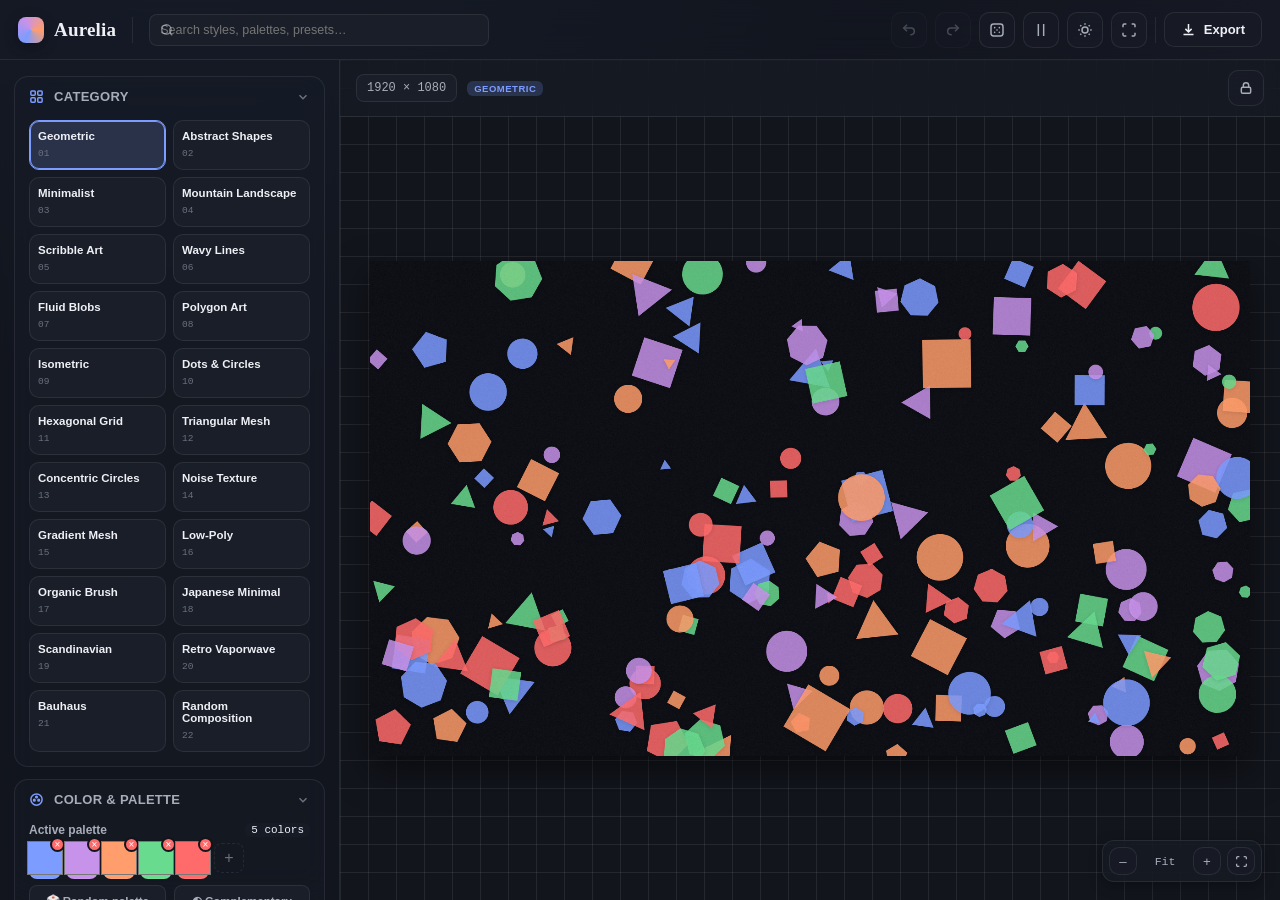
<file: wallpaper-maker.html>
<!DOCTYPE html>
<html lang="en">
<head>
<meta charset="UTF-8">
<meta name="viewport" content="width=device-width, initial-scale=1.0">
<title>Aurelia — Procedural Wallpaper Maker</title>
<style>
:root{
  --bg-0:#0b0d12;
  --bg-1:#12151c;
  --bg-2:#171b24;
  --panel:rgba(24,28,38,0.62);
  --panel-solid:#1a1e28;
  --panel-border:rgba(255,255,255,0.08);
  --text-0:#eef0f5;
  --text-1:#a8adba;
  --text-2:#6b7080;
  --accent:#7c9cff;
  --accent-2:#c792ea;
  --accent-warm:#ff9d6c;
  --ok:#69db8f;
  --danger:#ff6b6b;
  --radius:14px;
  --radius-sm:9px;
  --shadow-lg:0 20px 60px rgba(0,0,0,0.45);
  --shadow-sm:0 4px 14px rgba(0,0,0,0.3);
  --font-display:'Fraunces', Georgia, serif;
  --font-body:-apple-system,BlinkMacSystemFont,"Segoe UI",Inter,Roboto,Helvetica,Arial,sans-serif;
  --font-mono:'SFMono-Regular',Consolas,'Liberation Mono',Menlo,monospace;
}
html[data-theme="light"]{
  --bg-0:#eef0f4;
  --bg-1:#e6e9ef;
  --bg-2:#dde1e9;
  --panel:rgba(255,255,255,0.66);
  --panel-solid:#ffffff;
  --panel-border:rgba(20,20,30,0.08);
  --text-0:#181a20;
  --text-1:#50545f;
  --text-2:#8a8e99;
  --shadow-lg:0 20px 60px rgba(30,30,50,0.12);
  --shadow-sm:0 4px 14px rgba(30,30,50,0.08);
}
*{box-sizing:border-box;}
html,body{height:100%;}
body{
  margin:0;
  background:
    radial-gradient(1200px 800px at 15% -10%, color-mix(in srgb, var(--accent) 10%, transparent), transparent 60%),
    radial-gradient(1000px 700px at 110% 10%, color-mix(in srgb, var(--accent-2) 8%, transparent), transparent 60%),
    var(--bg-0);
  color:var(--text-0);
  font-family:var(--font-body);
  overflow:hidden;
  -webkit-font-smoothing:antialiased;
}
@font-face{
  font-family:'Fraunces';
  src:local('Georgia');
}
::selection{background:var(--accent);color:#fff;}
::-webkit-scrollbar{width:9px;height:9px;}
::-webkit-scrollbar-track{background:transparent;}
::-webkit-scrollbar-thumb{background:var(--panel-border);border-radius:8px;}
::-webkit-scrollbar-thumb:hover{background:var(--text-2);}

.app{
  display:grid;
  grid-template-columns:340px 1fr;
  grid-template-rows:60px 1fr;
  grid-template-areas:
    "header header"
    "sidebar main";
  height:100vh;
  width:100vw;
}

/* ---------- HEADER ---------- */
.topbar{
  grid-area:header;
  display:flex;
  align-items:center;
  gap:16px;
  padding:0 18px;
  border-bottom:1px solid var(--panel-border);
  background:var(--panel);
  backdrop-filter:blur(18px) saturate(140%);
  -webkit-backdrop-filter:blur(18px) saturate(140%);
  z-index:40;
}
.brand{
  display:flex;align-items:center;gap:10px;
  font-family:var(--font-display);
  font-weight:600;
  font-size:19px;
  letter-spacing:0.2px;
  white-space:nowrap;
}
.brand .mark{
  width:26px;height:26px;border-radius:8px;
  background:conic-gradient(from 210deg, var(--accent), var(--accent-2), var(--accent-warm), var(--accent));
  box-shadow:var(--shadow-sm);
  flex-shrink:0;
}
.topbar .divider{width:1px;height:26px;background:var(--panel-border);}
.topbar-search{
  flex:1;
  max-width:340px;
  position:relative;
}
.topbar-search input{
  width:100%;
  padding:9px 12px 9px 34px;
  border-radius:10px;
  border:1px solid var(--panel-border);
  background:color-mix(in srgb, var(--panel-solid) 60%, transparent);
  color:var(--text-0);
  font-size:13px;
  outline:none;
}
.topbar-search input:focus{border-color:var(--accent);}
.topbar-search svg{position:absolute;left:11px;top:50%;transform:translateY(-50%);opacity:0.5;}
.topbar-actions{display:flex;align-items:center;gap:8px;margin-left:auto;}
.icon-btn{
  width:36px;height:36px;border-radius:10px;
  display:flex;align-items:center;justify-content:center;
  border:1px solid var(--panel-border);
  background:color-mix(in srgb, var(--panel-solid) 55%, transparent);
  color:var(--text-1);
  cursor:pointer;
  transition:all .15s ease;
}
.icon-btn:hover{color:var(--text-0);border-color:var(--accent);transform:translateY(-1px);}
.icon-btn:active{transform:translateY(0);}
.icon-btn.active{color:var(--accent);border-color:var(--accent);}
.icon-btn:disabled{opacity:0.35;cursor:not-allowed;transform:none;}
.btn{
  display:inline-flex;align-items:center;gap:8px;
  padding:9px 16px;
  border-radius:10px;
  border:1px solid var(--panel-border);
  background:color-mix(in srgb, var(--panel-solid) 55%, transparent);
  color:var(--text-0);
  font-size:13px;font-weight:600;
  cursor:pointer;
  transition:all .15s ease;
  white-space:nowrap;
}
.btn:hover{border-color:var(--accent);transform:translateY(-1px);}
.btn.primary{
  background:linear-gradient(135deg, var(--accent), var(--accent-2));
  color:#0b0d12;border:none;
}
.btn.primary:hover{filter:brightness(1.08);box-shadow:0 6px 20px color-mix(in srgb, var(--accent) 40%, transparent);}
.btn svg{flex-shrink:0;}

/* ---------- SIDEBAR ---------- */
.sidebar{
  grid-area:sidebar;
  border-right:1px solid var(--panel-border);
  background:var(--panel);
  backdrop-filter:blur(18px) saturate(140%);
  -webkit-backdrop-filter:blur(18px) saturate(140%);
  overflow-y:auto;
  padding:16px 14px 90px;
  position:relative;
  z-index:30;
}
.section{
  border:1px solid var(--panel-border);
  border-radius:var(--radius);
  margin-bottom:12px;
  background:color-mix(in srgb, var(--panel-solid) 38%, transparent);
  overflow:hidden;
}
.section-head{
  display:flex;align-items:center;gap:10px;
  padding:12px 14px;
  cursor:pointer;
  user-select:none;
  font-weight:700;
  font-size:13px;
  letter-spacing:0.3px;
  text-transform:uppercase;
  color:var(--text-1);
}
.section-head svg.chev{margin-left:auto;transition:transform .2s ease;color:var(--text-2);}
.section.collapsed .chev{transform:rotate(-90deg);}
.section-head .sicon{color:var(--accent);flex-shrink:0;}
.section-body{
  padding:4px 14px 14px;
  display:flex;flex-direction:column;gap:12px;
}
.section.collapsed .section-body{display:none;}

.field{display:flex;flex-direction:column;gap:6px;}
.field label{
  display:flex;justify-content:space-between;align-items:center;
  font-size:12px;color:var(--text-1);font-weight:600;
}
.field label .val{color:var(--text-0);font-family:var(--font-mono);font-weight:500;font-size:11px;background:color-mix(in srgb, var(--panel-solid) 70%, transparent);padding:1px 6px;border-radius:6px;}
select, input[type="text"], input[type="number"]{
  width:100%;
  padding:8px 10px;
  border-radius:8px;
  border:1px solid var(--panel-border);
  background:var(--panel-solid);
  color:var(--text-0);
  font-size:12.5px;
  outline:none;
  font-family:var(--font-body);
}
select:focus, input:focus{border-color:var(--accent);}

input[type="range"]{
  -webkit-appearance:none;appearance:none;
  width:100%;height:4px;border-radius:3px;
  background:var(--panel-border);
  outline:none;
  cursor:pointer;
}
input[type="range"]::-webkit-slider-thumb{
  -webkit-appearance:none;appearance:none;
  width:15px;height:15px;border-radius:50%;
  background:var(--accent);
  border:2px solid var(--bg-0);
  box-shadow:0 0 0 1px var(--accent);
  cursor:pointer;
  margin-top:-1px;
}
input[type="range"]::-moz-range-thumb{
  width:13px;height:13px;border-radius:50%;
  background:var(--accent);border:2px solid var(--bg-0);cursor:pointer;
}

.row{display:flex;gap:8px;}
.row > *{flex:1;min-width:0;}

.chiprow{display:flex;flex-wrap:wrap;gap:6px;}
.chip{
  padding:6px 11px;border-radius:20px;
  border:1px solid var(--panel-border);
  background:var(--panel-solid);
  font-size:11.5px;color:var(--text-1);
  cursor:pointer;font-weight:600;
  transition:all .12s ease;
}
.chip:hover{border-color:var(--accent);color:var(--text-0);}
.chip.active{
  background:linear-gradient(135deg, var(--accent), var(--accent-2));
  color:#0b0d12;border-color:transparent;
}

.toggle{display:flex;align-items:center;justify-content:space-between;gap:10px;}
.toggle span{font-size:12px;color:var(--text-1);font-weight:600;}
.switch{
  position:relative;width:38px;height:22px;border-radius:20px;
  background:var(--panel-border);cursor:pointer;flex-shrink:0;
  transition:background .15s ease;
}
.switch.on{background:linear-gradient(135deg, var(--accent), var(--accent-2));}
.switch::after{
  content:"";position:absolute;top:2px;left:2px;
  width:18px;height:18px;border-radius:50%;background:#fff;
  transition:transform .18s ease;box-shadow:0 1px 3px rgba(0,0,0,0.3);
}
.switch.on::after{transform:translateX(16px);}

.category-grid{
  display:grid;grid-template-columns:1fr 1fr;gap:7px;
}
.category-card{
  border:1px solid var(--panel-border);
  border-radius:10px;
  padding:9px 8px;
  cursor:pointer;
  background:var(--panel-solid);
  text-align:left;
  transition:all .12s ease;
}
.category-card:hover{border-color:var(--accent);transform:translateY(-1px);}
.category-card.active{
  border-color:var(--accent);
  background:color-mix(in srgb, var(--accent) 16%, var(--panel-solid));
  box-shadow:0 0 0 1px var(--accent) inset;
}
.category-card .cname{font-size:11.5px;font-weight:700;display:block;color:var(--text-0);}
.category-card .cnum{font-size:9.5px;color:var(--text-2);font-family:var(--font-mono);}

.palette-swatches{display:flex;flex-wrap:wrap;gap:7px;}
.swatch-wrap{position:relative;width:30px;height:30px;}
.swatch{
  width:30px;height:30px;border-radius:8px;
  border:1px solid var(--panel-border);cursor:pointer;
  padding:0;overflow:hidden;
}
.swatch input[type="color"]{
  width:44px;height:44px;border:none;margin:-7px;cursor:pointer;background:none;
}
.swatch-remove{
  position:absolute;top:-6px;right:-6px;
  width:15px;height:15px;border-radius:50%;
  background:var(--danger);color:#fff;font-size:10px;
  display:flex;align-items:center;justify-content:center;
  cursor:pointer;border:2px solid var(--bg-1);
}
.add-swatch{
  width:30px;height:30px;border-radius:8px;
  border:1px dashed var(--panel-border);
  display:flex;align-items:center;justify-content:center;
  color:var(--text-2);cursor:pointer;font-size:16px;
  background:transparent;
}
.add-swatch:hover{color:var(--accent);border-color:var(--accent);}

.preset-palette-grid{display:grid;grid-template-columns:1fr 1fr;gap:7px;}
.preset-palette{
  border:1px solid var(--panel-border);
  border-radius:9px;
  padding:6px;cursor:pointer;
  background:var(--panel-solid);
}
.preset-palette:hover{border-color:var(--accent);}
.preset-palette .swatches{display:flex;height:16px;border-radius:5px;overflow:hidden;margin-bottom:5px;}
.preset-palette .swatches i{flex:1;display:block;}
.preset-palette .pname{font-size:10.5px;color:var(--text-1);font-weight:600;}

.small-btn-row{display:flex;gap:8px;}
.small-btn{
  flex:1;padding:8px;border-radius:8px;border:1px solid var(--panel-border);
  background:var(--panel-solid);color:var(--text-1);font-size:11.5px;font-weight:700;
  cursor:pointer;display:flex;align-items:center;justify-content:center;gap:6px;
}
.small-btn:hover{color:var(--text-0);border-color:var(--accent);}

.preset-list{display:flex;flex-direction:column;gap:6px;max-height:180px;overflow-y:auto;}
.preset-item{
  display:flex;align-items:center;gap:8px;
  padding:8px 10px;border-radius:8px;
  border:1px solid var(--panel-border);
  background:var(--panel-solid);
  font-size:12px;
}
.preset-item span{flex:1;overflow:hidden;text-overflow:ellipsis;white-space:nowrap;font-weight:600;}
.preset-item button{
  background:none;border:none;color:var(--text-2);cursor:pointer;
  width:22px;height:22px;display:flex;align-items:center;justify-content:center;border-radius:6px;
}
.preset-item button:hover{color:var(--text-0);background:var(--panel-border);}
.empty-hint{font-size:11.5px;color:var(--text-2);text-align:center;padding:10px 0;}

/* ---------- MAIN CANVAS AREA ---------- */
.main{
  grid-area:main;
  position:relative;
  overflow:hidden;
  background:
    linear-gradient(var(--panel-border) 1px, transparent 1px) 0 0/28px 28px,
    linear-gradient(90deg, var(--panel-border) 1px, transparent 1px) 0 0/28px 28px,
    var(--bg-1);
  display:flex;flex-direction:column;
}
.canvas-toolbar{
  display:flex;align-items:center;gap:10px;
  padding:10px 16px;
  border-bottom:1px solid var(--panel-border);
  background:var(--panel);
  backdrop-filter:blur(14px);
  z-index:20;
  flex-wrap:wrap;
}
.dim-readout{
  font-family:var(--font-mono);font-size:12px;color:var(--text-1);
  background:var(--panel-solid);padding:6px 10px;border-radius:8px;border:1px solid var(--panel-border);
}
.canvas-stage{
  flex:1;position:relative;overflow:hidden;
  cursor:grab;
}
.canvas-stage.panning{cursor:grabbing;}
.canvas-viewport{
  position:absolute;top:0;left:0;
  transform-origin:0 0;
  will-change:transform;
}
#previewCanvas{
  display:block;
  box-shadow:0 30px 80px rgba(0,0,0,0.5);
  border-radius:2px;
  background:#000;
}
.zoom-controls{
  position:absolute;bottom:18px;right:18px;
  display:flex;align-items:center;gap:6px;
  background:var(--panel);border:1px solid var(--panel-border);
  border-radius:12px;padding:6px;backdrop-filter:blur(14px);
  box-shadow:var(--shadow-sm);
  z-index:25;
}
.zoom-controls .zlabel{font-size:11.5px;font-family:var(--font-mono);color:var(--text-1);min-width:44px;text-align:center;}

.loading-badge{
  position:absolute;top:14px;left:14px;
  background:var(--panel);border:1px solid var(--panel-border);
  padding:6px 12px;border-radius:20px;font-size:11px;color:var(--accent);
  display:none;align-items:center;gap:7px;backdrop-filter:blur(10px);z-index:25;
  font-weight:700;
}
.loading-badge.show{display:flex;}
.loading-badge .dot{width:6px;height:6px;border-radius:50%;background:var(--accent);animation:pulse 1s infinite ease-in-out;}
@keyframes pulse{0%,100%{opacity:0.3;}50%{opacity:1;}}

.compare-badge{
  position:absolute;top:14px;right:14px;
  background:var(--panel);border:1px solid var(--panel-border);
  padding:6px 12px;border-radius:20px;font-size:11px;color:var(--text-1);
  backdrop-filter:blur(10px);z-index:25;font-weight:700;
  user-select:none;
}

/* ---------- MODAL ---------- */
.modal-overlay{
  position:fixed;inset:0;background:rgba(6,7,10,0.6);
  display:none;align-items:center;justify-content:center;z-index:100;
  backdrop-filter:blur(4px);
}
.modal-overlay.show{display:flex;}
.modal{
  background:var(--panel-solid);border:1px solid var(--panel-border);
  border-radius:16px;padding:22px;width:400px;max-width:90vw;
  box-shadow:var(--shadow-lg);
}
.modal h3{margin:0 0 14px;font-family:var(--font-display);font-size:19px;}
.modal .field{margin-bottom:12px;}
.modal-actions{display:flex;gap:10px;justify-content:flex-end;margin-top:16px;}

/* Fullscreen mode */
.app.fullscreen-mode .sidebar,
.app.fullscreen-mode .topbar,
.app.fullscreen-mode .canvas-toolbar{display:none;}
.app.fullscreen-mode{grid-template-columns:1fr;grid-template-rows:1fr;grid-template-areas:"main";}
.app.fullscreen-mode .main{background:#000;}
.fs-exit{
  position:fixed;top:16px;right:16px;z-index:200;
}

/* Responsive */
@media (max-width:900px){
  .app{grid-template-columns:1fr;grid-template-rows:56px 1fr;grid-template-areas:"header" "main";}
  .sidebar{
    position:fixed;top:56px;left:0;bottom:0;width:86vw;max-width:360px;
    transform:translateX(-100%);transition:transform .25s ease;
    box-shadow:var(--shadow-lg);
  }
  .sidebar.open{transform:translateX(0);}
  .topbar-search{display:none;}
  .sidebar-scrim{position:fixed;inset:0;background:rgba(0,0,0,0.4);z-index:29;display:none;}
  .sidebar-scrim.show{display:block;}
}

.tooltip{position:relative;}
.tag{
  font-size:9.5px;font-weight:800;letter-spacing:0.5px;
  padding:2px 7px;border-radius:6px;text-transform:uppercase;
  background:color-mix(in srgb, var(--accent) 20%, transparent);color:var(--accent);
}
</style>
</head>
<body>
<div class="app" id="app">

  <!-- HEADER -->
  <div class="topbar">
    <div class="brand"><span class="mark"></span>Aurelia</div>
    <div class="divider"></div>
    <div class="topbar-search">
      <svg width="14" height="14" viewBox="0 0 24 24" fill="none" stroke="currentColor" stroke-width="2.2"><circle cx="11" cy="11" r="8"/><path d="M21 21l-4.35-4.35"/></svg>
      <input type="text" id="presetSearch" placeholder="Search styles, palettes, presets…">
    </div>
    <div class="topbar-actions">
      <button class="icon-btn" id="undoBtn" title="Undo">
        <svg width="16" height="16" viewBox="0 0 24 24" fill="none" stroke="currentColor" stroke-width="2.2"><path d="M9 14L4 9l5-5"/><path d="M4 9h11a5 5 0 0 1 0 10h-1"/></svg>
      </button>
      <button class="icon-btn" id="redoBtn" title="Redo">
        <svg width="16" height="16" viewBox="0 0 24 24" fill="none" stroke="currentColor" stroke-width="2.2"><path d="M15 14l5-5-5-5"/><path d="M20 9H9a5 5 0 0 0 0 10h1"/></svg>
      </button>
      <button class="icon-btn" id="randomizeBtn" title="Randomize design">
        <svg width="16" height="16" viewBox="0 0 24 24" fill="none" stroke="currentColor" stroke-width="2.2"><rect x="3" y="3" width="18" height="18" rx="4"/><circle cx="8.5" cy="8.5" r="1.2" fill="currentColor" stroke="none"/><circle cx="15.5" cy="15.5" r="1.2" fill="currentColor" stroke="none"/><circle cx="15.5" cy="8.5" r="1.2" fill="currentColor" stroke="none"/><circle cx="8.5" cy="15.5" r="1.2" fill="currentColor" stroke="none"/><circle cx="12" cy="12" r="1.2" fill="currentColor" stroke="none"/></svg>
      </button>
      <button class="icon-btn" id="compareBtn" title="Compare before / after">
        <svg width="16" height="16" viewBox="0 0 24 24" fill="none" stroke="currentColor" stroke-width="2.2"><path d="M8 3v18M16 3v18"/><path d="M3 8l0 0M21 8l0 0"/></svg>
      </button>
      <button class="icon-btn" id="themeBtn" title="Toggle app theme">
        <svg width="16" height="16" viewBox="0 0 24 24" fill="none" stroke="currentColor" stroke-width="2.2"><circle cx="12" cy="12" r="4.5"/><path d="M12 2v2.2M12 19.8V22M4.9 4.9l1.6 1.6M17.5 17.5l1.6 1.6M2 12h2.2M19.8 12H22M4.9 19.1l1.6-1.6M17.5 6.5l1.6-1.6"/></svg>
      </button>
      <button class="icon-btn" id="fsBtn" title="Fullscreen preview">
        <svg width="16" height="16" viewBox="0 0 24 24" fill="none" stroke="currentColor" stroke-width="2.2"><path d="M8 3H5a2 2 0 0 0-2 2v3M16 3h3a2 2 0 0 1 2 2v3M8 21H5a2 2 0 0 1-2-2v-3M16 21h3a2 2 0 0 0 2-2v-3"/></svg>
      </button>
      <div class="divider"></div>
      <button class="btn" id="exportOpenBtn">
        <svg width="15" height="15" viewBox="0 0 24 24" fill="none" stroke="currentColor" stroke-width="2.4"><path d="M12 3v13M7 11l5 5 5-5"/><path d="M4 20h16"/></svg>
        Export
      </button>
    </div>
  </div>

  <div class="sidebar-scrim" id="sidebarScrim"></div>

  <!-- SIDEBAR -->
  <div class="sidebar" id="sidebar">

    <!-- CATEGORY -->
    <div class="section" data-section="category">
      <div class="section-head"><svg class="sicon" width="15" height="15" viewBox="0 0 24 24" fill="none" stroke="currentColor" stroke-width="2.4"><rect x="3" y="3" width="7" height="7" rx="1.5"/><rect x="14" y="3" width="7" height="7" rx="1.5"/><rect x="3" y="14" width="7" height="7" rx="1.5"/><rect x="14" y="14" width="7" height="7" rx="1.5"/></svg>Category<svg class="chev" width="14" height="14" viewBox="0 0 24 24" fill="none" stroke="currentColor" stroke-width="2.5"><path d="M6 9l6 6 6-6"/></svg></div>
      <div class="section-body">
        <div class="category-grid" id="categoryGrid"></div>
      </div>
    </div>

    <!-- PALETTE -->
    <div class="section" data-section="palette">
      <div class="section-head"><svg class="sicon" width="15" height="15" viewBox="0 0 24 24" fill="none" stroke="currentColor" stroke-width="2.4"><circle cx="12" cy="12" r="9"/><circle cx="12" cy="8" r="1.3" fill="currentColor"/><circle cx="8.5" cy="13" r="1.3" fill="currentColor"/><circle cx="15.5" cy="13" r="1.3" fill="currentColor"/></svg>Color &amp; Palette<svg class="chev" width="14" height="14" viewBox="0 0 24 24" fill="none" stroke="currentColor" stroke-width="2.5"><path d="M6 9l6 6 6-6"/></svg></div>
      <div class="section-body">
        <div class="field">
          <label>Active palette <span class="val" id="paletteCount">0 colors</span></label>
          <div class="palette-swatches" id="paletteSwatches"></div>
        </div>
        <div class="small-btn-row">
          <button class="small-btn" id="randomPaletteBtn">🎲 Random palette</button>
          <button class="small-btn" id="complementBtn">◐ Complementary</button>
        </div>
        <div class="field">
          <label>Background</label>
          <div class="row">
            <select id="bgMode">
              <option value="light">Light mode</option>
              <option value="dark">Dark mode</option>
              <option value="amoled">AMOLED black</option>
              <option value="custom">Custom color</option>
            </select>
            <div class="swatch-wrap" style="width:38px;">
              <span class="swatch" style="width:38px;height:38px;"><input type="color" id="bgCustomColor" value="#0b0d12"></span>
            </div>
          </div>
        </div>
        <div class="field">
          <label>Palette presets</label>
          <div class="preset-palette-grid" id="paletteGrid"></div>
        </div>
      </div>
    </div>

    <!-- PATTERN CONTROLS -->
    <div class="section" data-section="pattern">
      <div class="section-head"><svg class="sicon" width="15" height="15" viewBox="0 0 24 24" fill="none" stroke="currentColor" stroke-width="2.4"><path d="M4 21V3M4 3l8 5-8 5M20 21V3M20 3l-8 5 8 5"/></svg>Pattern Controls<svg class="chev" width="14" height="14" viewBox="0 0 24 24" fill="none" stroke="currentColor" stroke-width="2.5"><path d="M6 9l6 6 6-6"/></svg></div>
      <div class="section-body">
        <div class="field"><label>Shape count <span class="val" id="v_shapeCount"></span></label><input type="range" id="shapeCount" min="1" max="400" step="1"></div>
        <div class="field"><label>Shape size <span class="val" id="v_shapeSize"></span></label><input type="range" id="shapeSize" min="2" max="400" step="1"></div>
        <div class="field"><label>Rotation <span class="val" id="v_rotation"></span></label><input type="range" id="rotation" min="0" max="360" step="1"></div>
        <div class="field"><label>Scale <span class="val" id="v_scale"></span></label><input type="range" id="scale" min="20" max="300" step="1"></div>
        <div class="field"><label>Density <span class="val" id="v_density"></span></label><input type="range" id="density" min="1" max="100" step="1"></div>
        <div class="field"><label>Opacity <span class="val" id="v_opacity"></span></label><input type="range" id="opacity" min="5" max="100" step="1"></div>
        <div class="field"><label>Layer count <span class="val" id="v_layerCount"></span></label><input type="range" id="layerCount" min="1" max="8" step="1"></div>
        <div class="field"><label>Stroke width <span class="val" id="v_strokeWidth"></span></label><input type="range" id="strokeWidth" min="0" max="24" step="0.5"></div>
        <div class="field">
          <label>Fill style</label>
          <div class="chiprow" id="fillStyleChips">
            <div class="chip" data-v="fill">Fill</div>
            <div class="chip" data-v="stroke">Stroke</div>
            <div class="chip" data-v="both">Both</div>
          </div>
        </div>
        <div class="field">
          <label>Symmetry</label>
          <div class="chiprow" id="symmetryChips">
            <div class="chip" data-v="1">None</div>
            <div class="chip" data-v="2">2-fold</div>
            <div class="chip" data-v="4">4-fold</div>
            <div class="chip" data-v="6">6-fold</div>
            <div class="chip" data-v="8">8-fold</div>
          </div>
        </div>
        <div class="toggle"><span>Grid repetition</span><div class="switch" id="repetitionToggle"></div></div>
        <div class="field"><label>Grid spacing <span class="val" id="v_gridSpacing"></span></label><input type="range" id="gridSpacing" min="20" max="300" step="1"></div>
        <div class="field"><label>Noise intensity <span class="val" id="v_noiseIntensity"></span></label><input type="range" id="noiseIntensity" min="0" max="100" step="1"></div>
        <div class="field"><label>Blur amount <span class="val" id="v_blurAmount"></span></label><input type="range" id="blurAmount" min="0" max="30" step="0.5"></div>
        <div class="field"><label>Shadow intensity <span class="val" id="v_shadowIntensity"></span></label><input type="range" id="shadowIntensity" min="0" max="100" step="1"></div>
        <div class="field"><label>Glow intensity <span class="val" id="v_glowIntensity"></span></label><input type="range" id="glowIntensity" min="0" max="100" step="1"></div>
        <div class="field"><label>Grain texture <span class="val" id="v_grainAmount"></span></label><input type="range" id="grainAmount" min="0" max="100" step="1"></div>
        <div class="field">
          <label>Random seed <span class="val" id="v_seed"></span></label>
          <div class="row">
            <input type="range" id="seed" min="1" max="99999" step="1">
            <button class="small-btn" id="seedBtn" style="flex:0 0 40px;">🎲</button>
          </div>
        </div>
      </div>
    </div>

    <!-- MOUNTAIN -->
    <div class="section" data-section="mountain" id="mountainSection">
      <div class="section-head"><svg class="sicon" width="15" height="15" viewBox="0 0 24 24" fill="none" stroke="currentColor" stroke-width="2.4"><path d="M3 20l6-11 4 6 3-4 5 9z"/></svg>Mountain Generator<svg class="chev" width="14" height="14" viewBox="0 0 24 24" fill="none" stroke="currentColor" stroke-width="2.5"><path d="M6 9l6 6 6-6"/></svg></div>
      <div class="section-body">
        <div class="field"><label>Mountain layers <span class="val" id="v_mLayers"></span></label><input type="range" id="mLayers" min="1" max="8" step="1"></div>
        <div class="field"><label>Peak height <span class="val" id="v_peakHeight"></span></label><input type="range" id="peakHeight" min="10" max="90" step="1"></div>
        <div class="field">
          <label>Time of day</label>
          <div class="chiprow" id="timePresetChips">
            <div class="chip" data-v="day">Day</div>
            <div class="chip" data-v="sunset">Sunset</div>
            <div class="chip" data-v="sunrise">Sunrise</div>
            <div class="chip" data-v="night">Night</div>
          </div>
        </div>
        <div class="field">
          <label>Sun / Moon</label>
          <div class="chiprow" id="sunMoonChips">
            <div class="chip" data-v="none">None</div>
            <div class="chip" data-v="sun">Sun</div>
            <div class="chip" data-v="moon">Moon</div>
          </div>
        </div>
        <div class="toggle"><span>Snow caps</span><div class="switch" id="snowCapsToggle"></div></div>
        <div class="toggle"><span>Fog</span><div class="switch" id="fogToggle"></div></div>
        <div class="toggle"><span>Stars</span><div class="switch" id="starsToggle"></div></div>
        <div class="toggle"><span>Clouds</span><div class="switch" id="cloudsToggle"></div></div>
        <div class="toggle"><span>Gradient sky</span><div class="switch" id="skyGradientToggle"></div></div>
        <div class="toggle"><span>Water reflection</span><div class="switch" id="reflectionToggle"></div></div>
        <div class="toggle"><span>Atmospheric perspective</span><div class="switch" id="atmosphericToggle"></div></div>
      </div>
    </div>

    <!-- SCRIBBLE -->
    <div class="section" data-section="scribble" id="scribbleSection">
      <div class="section-head"><svg class="sicon" width="15" height="15" viewBox="0 0 24 24" fill="none" stroke="currentColor" stroke-width="2.4"><path d="M3 17c4-8 6 6 9-2 2-5 4 4 9-4"/></svg>Scribble Generator<svg class="chev" width="14" height="14" viewBox="0 0 24 24" fill="none" stroke="currentColor" stroke-width="2.5"><path d="M6 9l6 6 6-6"/></svg></div>
      <div class="section-body">
        <div class="field">
          <label>Style</label>
          <div class="chiprow" id="scribbleStyleChips">
            <div class="chip" data-v="pencil">Pencil</div>
            <div class="chip" data-v="ink">Ink</div>
            <div class="chip" data-v="marker">Marker</div>
            <div class="chip" data-v="chalk">Chalk</div>
            <div class="chip" data-v="brush">Brush</div>
          </div>
        </div>
        <div class="field"><label>Doodle count <span class="val" id="v_doodleCount"></span></label><input type="range" id="doodleCount" min="1" max="60" step="1"></div>
        <div class="field"><label>Stroke randomness <span class="val" id="v_scribbleRandomness"></span></label><input type="range" id="scribbleRandomness" min="0" max="100" step="1"></div>
        <div class="toggle"><span>Hand-drawn simulation</span><div class="switch" id="handDrawnToggle"></div></div>
      </div>
    </div>

    <!-- DEVICE / RESOLUTION -->
    <div class="section collapsed" data-section="device">
      <div class="section-head"><svg class="sicon" width="15" height="15" viewBox="0 0 24 24" fill="none" stroke="currentColor" stroke-width="2.4"><rect x="4" y="3" width="16" height="13" rx="1.5"/><path d="M9 21h6M12 16v5"/></svg>Device &amp; Resolution<svg class="chev" width="14" height="14" viewBox="0 0 24 24" fill="none" stroke="currentColor" stroke-width="2.5"><path d="M6 9l6 6 6-6"/></svg></div>
      <div class="section-body">
        <div class="field">
          <label>Device preset</label>
          <select id="devicePreset"></select>
        </div>
        <div class="field">
          <label>Aspect ratio</label>
          <div class="chiprow" id="aspectChips"></div>
        </div>
        <div class="row">
          <div class="field"><label>Width (px)</label><input type="number" id="customWidth" min="16" max="10000"></div>
          <div class="field"><label>Height (px)</label><input type="number" id="customHeight" min="16" max="10000"></div>
        </div>
        <div class="toggle"><span>High-DPI (2×) render</span><div class="switch" id="hdpiToggle"></div></div>
      </div>
    </div>

    <!-- PRESETS -->
    <div class="section collapsed" data-section="presets">
      <div class="section-head"><svg class="sicon" width="15" height="15" viewBox="0 0 24 24" fill="none" stroke="currentColor" stroke-width="2.4"><path d="M5 3h9l5 5v13H5z"/><path d="M14 3v5h5M9 13h6M9 17h6"/></svg>Saved Presets<svg class="chev" width="14" height="14" viewBox="0 0 24 24" fill="none" stroke="currentColor" stroke-width="2.5"><path d="M6 9l6 6 6-6"/></svg></div>
      <div class="section-body">
        <div class="small-btn-row">
          <button class="small-btn" id="savePresetBtn">💾 Save current</button>
          <button class="small-btn" id="resetBtn">↺ Reset defaults</button>
        </div>
        <div class="preset-list" id="presetList"><div class="empty-hint">No saved presets yet</div></div>
        <div class="small-btn-row">
          <button class="small-btn" id="exportPresetsBtn">⇩ Export .json</button>
          <button class="small-btn" id="importPresetsBtn">⇧ Import .json</button>
        </div>
        <input type="file" id="importPresetsFile" accept=".json" style="display:none;">
      </div>
    </div>

    <div class="section collapsed" data-section="history">
      <div class="section-head"><svg class="sicon" width="15" height="15" viewBox="0 0 24 24" fill="none" stroke="currentColor" stroke-width="2.4"><path d="M3 12a9 9 0 1 0 3-6.7"/><path d="M3 4v5h5M12 7v5l4 2"/></svg>History<svg class="chev" width="14" height="14" viewBox="0 0 24 24" fill="none" stroke="currentColor" stroke-width="2.5"><path d="M6 9l6 6 6-6"/></svg></div>
      <div class="section-body">
        <div id="historyPanel" class="preset-list"><div class="empty-hint">History appears as you edit</div></div>
      </div>
    </div>

  </div>

  <!-- MAIN -->
  <div class="main">
    <div class="canvas-toolbar">
      <button class="icon-btn" id="sidebarToggleBtn" title="Menu" style="display:none;">
        <svg width="16" height="16" viewBox="0 0 24 24" fill="none" stroke="currentColor" stroke-width="2.4"><path d="M4 7h16M4 12h16M4 17h16"/></svg>
      </button>
      <span class="dim-readout" id="dimReadout">1920 × 1080</span>
      <span class="tag" id="categoryTag">Geometric</span>
      <div style="flex:1;"></div>
      <button class="icon-btn" id="lockColorsBtn" title="Lock current colors from randomize">
        <svg width="16" height="16" viewBox="0 0 24 24" fill="none" stroke="currentColor" stroke-width="2.2"><rect x="5" y="11" width="14" height="9" rx="2"/><path d="M8 11V8a4 4 0 0 1 8 0v3"/></svg>
      </button>
    </div>
    <div class="canvas-stage" id="canvasStage">
      <div class="loading-badge" id="loadingBadge"><span class="dot"></span>Rendering…</div>
      <div class="compare-badge" id="compareBadge" style="display:none;">Showing previous version — click to restore</div>
      <div class="canvas-viewport" id="canvasViewport">
        <canvas id="previewCanvas" width="1920" height="1080"></canvas>
      </div>
      <div class="zoom-controls">
        <button class="icon-btn" id="zoomOutBtn" style="width:28px;height:28px;">–</button>
        <span class="zlabel" id="zoomLabel">Fit</span>
        <button class="icon-btn" id="zoomInBtn" style="width:28px;height:28px;">+</button>
        <button class="icon-btn" id="zoomFitBtn" title="Fit to screen" style="width:28px;height:28px;">
          <svg width="13" height="13" viewBox="0 0 24 24" fill="none" stroke="currentColor" stroke-width="2.4"><path d="M8 3H5a2 2 0 0 0-2 2v3M16 3h3a2 2 0 0 1 2 2v3M8 21H5a2 2 0 0 1-2-2v-3M16 21h3a2 2 0 0 0 2-2v-3"/></svg>
        </button>
      </div>
    </div>
  </div>

</div>

<button class="icon-btn fs-exit btn" id="fsExitBtn" style="display:none;">Exit fullscreen ✕</button>

<!-- EXPORT MODAL -->
<div class="modal-overlay" id="exportModal">
  <div class="modal">
    <h3>Export wallpaper</h3>
    <div class="field">
      <label>Format</label>
      <div class="chiprow" id="exportFormatChips">
        <div class="chip active" data-v="png">PNG</div>
        <div class="chip" data-v="jpeg">JPEG</div>
        <div class="chip" data-v="webp">WebP</div>
      </div>
    </div>
    <div class="field" id="qualityField" style="display:none;">
      <label>Quality <span class="val" id="v_exportQuality">92%</span></label>
      <input type="range" id="exportQuality" min="10" max="100" value="92">
    </div>
    <div class="field">
      <label>Resolution</label>
      <select id="exportResSelect"></select>
    </div>
    <div class="modal-actions">
      <button class="btn" id="copyClipboardBtn">Copy to clipboard</button>
      <button class="btn" id="batchExportBtn">Batch export devices</button>
      <button class="btn primary" id="downloadBtn">Download</button>
    </div>
  </div>
</div>

<!-- SAVE PRESET MODAL -->
<div class="modal-overlay" id="saveModal">
  <div class="modal">
    <h3>Save preset</h3>
    <div class="field">
      <label>Preset name</label>
      <input type="text" id="presetNameInput" placeholder="e.g. Midnight Hex Drift">
    </div>
    <div class="modal-actions">
      <button class="btn" id="cancelSaveBtn">Cancel</button>
      <button class="btn primary" id="confirmSaveBtn">Save</button>
    </div>
  </div>
</div>

<script>
(function(){
"use strict";

/* =========================================================================
   UTILITIES
   ========================================================================= */
function mulberry32(a){
  return function(){
    a |= 0; a = (a + 0x6D2B79F5) | 0;
    let t = Math.imul(a ^ (a >>> 15), 1 | a);
    t = (t + Math.imul(t ^ (t >>> 7), 61 | t)) ^ t;
    return ((t ^ (t >>> 14)) >>> 0) / 4294967296;
  };
}
function clamp(v,a,b){return Math.max(a,Math.min(b,v));}
function lerp(a,b,t){return a+(b-a)*t;}
function degToRad(d){return d*Math.PI/180;}

// simple value-noise for organic textures
function makeNoise2D(rng){
  const perm = new Uint8Array(512);
  const p = new Uint8Array(256);
  for(let i=0;i<256;i++) p[i]=i;
  for(let i=255;i>0;i--){
    const j = Math.floor(rng()*(i+1));
    const tmp=p[i]; p[i]=p[j]; p[j]=tmp;
  }
  for(let i=0;i<512;i++) perm[i]=p[i&255];
  function fade(t){return t*t*t*(t*(t*6-15)+10);}
  function grad(hash,x,y){
    const h = hash & 3;
    const u = h<2 ? x : y;
    const v = h<2 ? y : x;
    return ((h&1)?-u:u) + ((h&2)?-v:v);
  }
  return function(x,y){
    const X = Math.floor(x)&255, Y=Math.floor(y)&255;
    x -= Math.floor(x); y -= Math.floor(y);
    const u = fade(x), v = fade(y);
    const aa = perm[X+perm[Y]], ab=perm[X+perm[Y+1]];
    const ba = perm[X+1+perm[Y]], bb=perm[X+1+perm[Y+1]];
    const x1 = lerp(grad(aa,x,y), grad(ba,x-1,y), u);
    const x2 = lerp(grad(ab,x,y-1), grad(bb,x-1,y-1), u);
    return (lerp(x1,x2,v)+1)/2;
  };
}
function fbm(noise2D, x,y,octaves){
  let val=0, amp=0.5, freq=1, max=0;
  for(let i=0;i<octaves;i++){
    val += noise2D(x*freq,y*freq)*amp;
    max += amp;
    amp*=0.5; freq*=2;
  }
  return val/max;
}
function hexToRgb(hex){
  hex = hex.replace('#','');
  if(hex.length===3) hex = hex.split('').map(c=>c+c).join('');
  const n = parseInt(hex,16);
  return {r:(n>>16)&255, g:(n>>8)&255, b:n&255};
}
function rgbToHex(r,g,b){
  return '#'+[r,g,b].map(v=>clamp(Math.round(v),0,255).toString(16).padStart(2,'0')).join('');
}
function rgbToHsl(r,g,b){
  r/=255;g/=255;b/=255;
  const max=Math.max(r,g,b), min=Math.min(r,g,b);
  let h,s,l=(max+min)/2;
  if(max===min){h=s=0;}
  else{
    const d=max-min;
    s = l>0.5 ? d/(2-max-min) : d/(max+min);
    switch(max){
      case r: h=(g-b)/d+(g<b?6:0); break;
      case g: h=(b-r)/d+2; break;
      default: h=(r-g)/d+4;
    }
    h/=6;
  }
  return {h:h*360,s:s*100,l:l*100};
}
function hslToRgb(h,s,l){
  h/=360; s/=100; l/=100;
  let r,g,b;
  if(s===0){r=g=b=l;}
  else{
    const hue2rgb=(p,q,t)=>{
      if(t<0)t+=1; if(t>1)t-=1;
      if(t<1/6) return p+(q-p)*6*t;
      if(t<1/2) return q;
      if(t<2/3) return p+(q-p)*(2/3-t)*6;
      return p;
    };
    const q = l<0.5 ? l*(1+s) : l+s-l*s;
    const p = 2*l-q;
    r=hue2rgb(p,q,h+1/3); g=hue2rgb(p,q,h); b=hue2rgb(p,q,h-1/3);
  }
  return {r:r*255,g:g*255,b:b*255};
}
function hexToHsl(hex){ const {r,g,b}=hexToRgb(hex); return rgbToHsl(r,g,b); }
function hslToHex(h,s,l){ const {r,g,b}=hslToRgb(h,s,l); return rgbToHex(r,g,b); }
function pick(rng, arr){ return arr[Math.floor(rng()*arr.length)]; }

/* =========================================================================
   PALETTE PRESETS
   ========================================================================= */
const PALETTE_PRESETS = [
  {name:"Material", colors:["#6200EE","#03DAC6","#3700B3","#018786","#B00020"]},
  {name:"Pastel Dream", colors:["#FFD3E0","#C9E4DE","#FAE8E0","#C6DEF1","#DBCDF0"]},
  {name:"Monochrome", colors:["#101114","#3a3d44","#6a6f7a","#a3a8b3","#e8eaee"]},
  {name:"Neon Nights", colors:["#FF2E92","#00F0FF","#7B2FFF","#39FF14","#FFEA00"]},
  {name:"Earth Tones", colors:["#8B5E34","#C68B59","#D9C4A3","#5C4033","#7A8450"]},
  {name:"Cyberpunk", colors:["#F72585","#7209B7","#3A0CA3","#4361EE","#4CC9F0"]},
  {name:"Vaporwave", colors:["#FF71CE","#01CDFE","#05FFA1","#B967FF","#FFFB96"]},
  {name:"Scandinavian", colors:["#F5F1EA","#DCD3C0","#A9BCA6","#8C7B6B","#2E2A25"]},
  {name:"Bauhaus", colors:["#E63946","#F1C40F","#264653","#2A9D8F","#F4A261"]},
  {name:"Japanese Ink", colors:["#1B1B1B","#B7472A","#DCD6C9","#4A5A4A","#C9A063"]},
  {name:"Sunset", colors:["#FF6B6B","#FFA36C","#FFD56B","#845EC2","#2C2C54"]},
  {name:"Ocean", colors:["#03045E","#0077B6","#00B4D8","#90E0EF","#CAF0F8"]},
];

const RANDOM_PALETTE_MODES = ["analogous","complementary","triadic","monochrome","split"];
function generateRandomPalette(rng, mode){
  mode = mode || pick(rng, RANDOM_PALETTE_MODES);
  const baseH = rng()*360;
  const s = 55+rng()*35;
  const l = 45+rng()*20;
  const colors = [];
  const count = 4+Math.floor(rng()*2);
  for(let i=0;i<count;i++){
    let h=baseH, sat=s, li=l;
    if(mode==="analogous") h = baseH + (i-count/2)*22;
    else if(mode==="complementary") h = (i%2===0) ? baseH : baseH+180;
    else if(mode==="triadic") h = baseH + (i%3)*120;
    else if(mode==="monochrome"){ h = baseH; li = 20+i*(60/count); }
    else if(mode==="split"){ h = baseH + (i%3===0?0:(i%3===1?150:210)); }
    colors.push(hslToHex(((h%360)+360)%360, clamp(sat,20,90), clamp(li,15,85)));
  }
  return colors;
}
function complementaryOf(colors){
  return colors.map(c=>{
    const hsl = hexToHsl(c);
    return hslToHex((hsl.h+180)%360, hsl.s, hsl.l);
  });
}

/* =========================================================================
   CATEGORIES
   ========================================================================= */
const CATEGORIES = [
  {id:"geometric", name:"Geometric"},
  {id:"abstract", name:"Abstract Shapes"},
  {id:"minimalist", name:"Minimalist"},
  {id:"mountains", name:"Mountain Landscape"},
  {id:"scribble", name:"Scribble Art"},
  {id:"wavy", name:"Wavy Lines"},
  {id:"blobs", name:"Fluid Blobs"},
  {id:"polygon", name:"Polygon Art"},
  {id:"isometric", name:"Isometric"},
  {id:"dots", name:"Dots & Circles"},
  {id:"hexgrid", name:"Hexagonal Grid"},
  {id:"trimesh", name:"Triangular Mesh"},
  {id:"concentric", name:"Concentric Circles"},
  {id:"noise", name:"Noise Texture"},
  {id:"gradientmesh", name:"Gradient Mesh"},
  {id:"lowpoly", name:"Low-Poly"},
  {id:"brushstrokes", name:"Organic Brush"},
  {id:"japanese", name:"Japanese Minimal"},
  {id:"scandi", name:"Scandinavian"},
  {id:"vaporwave", name:"Retro Vaporwave"},
  {id:"bauhaus", name:"Bauhaus"},
  {id:"random", name:"Random Composition"},
];

/* =========================================================================
   DEVICE / RESOLUTION PRESETS
   ========================================================================= */
const DEVICE_PRESETS = [
  {name:"Android Phone (FHD+)", w:1080, h:2340},
  {name:"iPhone 15 Pro", w:1179, h:2556},
  {name:"iPhone SE", w:750, h:1334},
  {name:"Tablet (Android)", w:1600, h:2560},
  {name:"iPad Pro 12.9\"", w:2048, h:2732},
  {name:"iPad Air", w:1640, h:2360},
  {name:"Small Laptop (HD)", w:1366, h:768},
  {name:"Standard Laptop (FHD)", w:1920, h:1080},
  {name:"MacBook Pro 14\"", w:3024, h:1964},
  {name:"MacBook Air 13\"", w:2560, h:1664},
  {name:"Ultrawide Monitor", w:3440, h:1440},
  {name:"Desktop Monitor (FHD)", w:1920, h:1080},
  {name:"Desktop Monitor (QHD)", w:2560, h:1440},
  {name:"4K Monitor (UHD)", w:3840, h:2160},
  {name:"5K Display", w:5120, h:2880},
  {name:"8K Display", w:7680, h:4320},
  {name:"Dual Monitor (2× FHD)", w:3840, h:1080},
  {name:"Triple Monitor (3× FHD)", w:5760, h:1080},
];
const RESOLUTION_PRESETS = [
  {name:"720×1280", w:720, h:1280},
  {name:"1080×1920", w:1080, h:1920},
  {name:"1440×2560", w:1440, h:2560},
  {name:"2160×3840", w:2160, h:3840},
  {name:"1366×768", w:1366, h:768},
  {name:"1920×1080", w:1920, h:1080},
  {name:"2560×1440", w:2560, h:1440},
  {name:"3440×1440", w:3440, h:1440},
  {name:"3840×2160", w:3840, h:2160},
  {name:"5120×2880", w:5120, h:2880},
  {name:"7680×4320", w:7680, h:4320},
];
const ASPECT_RATIOS = [
  {name:"16:9", r:16/9}, {name:"16:10", r:16/10}, {name:"21:9", r:21/9},
  {name:"32:9", r:32/9}, {name:"4:3", r:4/3}, {name:"3:2", r:3/2},
  {name:"1:1", r:1}, {name:"9:16", r:9/16}, {name:"18:9", r:18/9},
  {name:"19.5:9", r:19.5/9},
];

/* =========================================================================
   STATE
   ========================================================================= */
function defaultState(){
  return {
    category:"geometric",
    palette:["#7c9cff","#c792ea","#ff9d6c","#69db8f","#ff6b6b"],
    lockedColors:false,
    bgMode:"dark",
    bgCustom:"#0b0d12",
    shapeCount:60,
    shapeSize:90,
    rotation:0,
    scale:100,
    density:50,
    opacity:85,
    layerCount:3,
    strokeWidth:2,
    fillStyle:"fill",
    symmetry:1,
    repetition:false,
    gridSpacing:120,
    noiseIntensity:30,
    blurAmount:0,
    shadowIntensity:20,
    glowIntensity:0,
    grainAmount:10,
    seed:12345,
    // mountains
    mLayers:4,
    peakHeight:55,
    timePreset:"sunset",
    sunMoon:"sun",
    snowCaps:true,
    fog:true,
    stars:false,
    clouds:true,
    skyGradient:true,
    reflection:false,
    atmospheric:true,
    // scribble
    scribbleStyle:"ink",
    doodleCount:18,
    scribbleRandomness:40,
    handDrawn:true,
    // canvas
    width:1920,
    height:1080,
    hdpi:false,
  };
}
let state = defaultState();
let history = [JSON.stringify(state)];
let historyIndex = 0;
let isApplyingHistory = false;

function pushHistory(label){
  if(isApplyingHistory) return;
  history = history.slice(0, historyIndex+1);
  history.push(JSON.stringify(state));
  if(history.length>60) history.shift();
  historyIndex = history.length-1;
  renderHistoryPanel(label);
}
function applyHistoryIndex(i){
  if(i<0||i>=history.length) return;
  isApplyingHistory = true;
  state = JSON.parse(history[i]);
  historyIndex = i;
  syncUIFromState();
  scheduleRender();
  isApplyingHistory = false;
}
function undo(){ if(historyIndex>0) applyHistoryIndex(historyIndex-1); updateUndoRedoButtons(); }
function redo(){ if(historyIndex<history.length-1) applyHistoryIndex(historyIndex+1); updateUndoRedoButtons(); }
function updateUndoRedoButtons(){
  document.getElementById('undoBtn').disabled = historyIndex<=0;
  document.getElementById('redoBtn').disabled = historyIndex>=history.length-1;
}

let savedPresets = [];

/* =========================================================================
   RENDERING ENGINE
   ========================================================================= */
const workCanvas = document.createElement('canvas');
const workCtx = workCanvas.getContext('2d');
const previewCanvas = document.getElementById('previewCanvas');
const previewCtx = previewCanvas.getContext('2d');
let lastRenderedDataURL = null;
let compareMode = false;
let compareSnapshot = null;

function resolveBackground(rng){
  if(state.bgMode==="light") return "#f4f1ea";
  if(state.bgMode==="amoled") return "#000000";
  if(state.bgMode==="custom") return state.bgCustom;
  return "#0e1016";
}

function applySymmetryDraw(ctx, w, h, count, drawFn){
  const sym = state.symmetry;
  if(sym<=1){ for(let i=0;i<count;i++) drawFn(i); return; }
  const cx=w/2, cy=h/2;
  for(let i=0;i<count;i++){
    for(let s=0;s<sym;s++){
      ctx.save();
      ctx.translate(cx,cy);
      ctx.rotate((Math.PI*2/sym)*s);
      ctx.translate(-cx,-cy);
      drawFn(i);
      ctx.restore();
    }
  }
}

function withGridRepetition(w,h,drawOnce){
  if(!state.repetition){ drawOnce(0,0,w,h); return; }
  const spacing = state.gridSpacing;
  const cols = Math.ceil(w/spacing);
  const rows = Math.ceil(h/spacing);
  for(let gy=0; gy<rows; gy++){
    for(let gx=0; gx<cols; gx++){
      drawOnce(gx*spacing, gy*spacing, spacing, spacing);
    }
  }
}

/* ---- primitive helpers ---- */
function roughPoint(rng, x, y, amt){
  return [x + (rng()-0.5)*amt, y + (rng()-0.5)*amt];
}
function drawRoughLine(ctx, rng, x1,y1,x2,y2, segments, wobble){
  ctx.beginPath();
  ctx.moveTo(x1,y1);
  for(let i=1;i<=segments;i++){
    const t=i/segments;
    const x = lerp(x1,x2,t) + (rng()-0.5)*wobble;
    const y = lerp(y1,y2,t) + (rng()-0.5)*wobble;
    ctx.lineTo(x,y);
  }
  ctx.stroke();
}
function polygonPath(ctx, cx, cy, radius, sides, rotation){
  ctx.beginPath();
  for(let i=0;i<=sides;i++){
    const a = rotation + (Math.PI*2*i/sides);
    const x = cx+Math.cos(a)*radius, y=cy+Math.sin(a)*radius;
    if(i===0) ctx.moveTo(x,y); else ctx.lineTo(x,y);
  }
  ctx.closePath();
}
function finishShape(ctx, colorHex, opacity, strokeColorHex){
  const style = state.fillStyle;
  if(style==="fill" || style==="both"){
    ctx.globalAlpha = opacity;
    ctx.fillStyle = colorHex;
    ctx.fill();
  }
  if(style==="stroke" || style==="both"){
    ctx.globalAlpha = Math.min(1, opacity+0.15);
    ctx.strokeStyle = strokeColorHex || colorHex;
    ctx.lineWidth = state.strokeWidth || 1;
    ctx.stroke();
  }
  ctx.globalAlpha = 1;
}
function applyShadowGlow(ctx, colorHex){
  ctx.shadowBlur = 0; ctx.shadowColor='transparent';
  if(state.shadowIntensity>0){
    ctx.shadowColor = `rgba(0,0,0,${state.shadowIntensity/140})`;
    ctx.shadowBlur = state.shadowIntensity/2.2;
    ctx.shadowOffsetY = state.shadowIntensity/12;
  }
  if(state.glowIntensity>0){
    ctx.shadowColor = colorHex;
    ctx.shadowBlur = state.glowIntensity/1.4;
  }
}

/* ---- GENERATORS ---- */
const Generators = {};

Generators.geometric = function(ctx,w,h,rng,noise2D){
  const shapes = ["rect","circle","triangle","polygon"];
  applySymmetryDraw(ctx,w,h,state.shapeCount,(i)=>{
    const cx = rng()*w, cy = rng()*h;
    const size = (state.shapeSize*(0.3+rng()*0.9)) * (state.scale/100);
    const rot = degToRad(state.rotation) + rng()*Math.PI*2*(state.density/100);
    const color = pick(rng, state.palette);
    applyShadowGlow(ctx,color);
    ctx.save(); ctx.translate(cx,cy); ctx.rotate(rot);
    const shape = pick(rng, shapes);
    if(shape==="rect"){ ctx.beginPath(); ctx.rect(-size/2,-size/2,size,size); }
    else if(shape==="circle"){ ctx.beginPath(); ctx.arc(0,0,size/2,0,Math.PI*2); }
    else if(shape==="triangle"){ polygonPath(ctx,0,0,size/2,3,0); }
    else { polygonPath(ctx,0,0,size/2, 5+Math.floor(rng()*3), 0); }
    finishShape(ctx,color, state.opacity/100);
    ctx.restore();
  });
};

Generators.abstract = function(ctx,w,h,rng){
  const n = Math.max(6, Math.floor(state.shapeCount/3));
  for(let i=0;i<n;i++){
    const color = pick(rng, state.palette);
    applyShadowGlow(ctx,color);
    ctx.save();
    ctx.globalAlpha = state.opacity/100;
    ctx.fillStyle = color;
    ctx.beginPath();
    const cx=rng()*w, cy=rng()*h;
    const r = state.shapeSize*(0.6+rng())*(state.scale/100);
    const pts = 6+Math.floor(rng()*5);
    for(let p=0;p<=pts;p++){
      const a = (Math.PI*2*p/pts);
      const rr = r*(0.5+rng()*0.9);
      const x = cx+Math.cos(a)*rr, y = cy+Math.sin(a)*rr*0.8;
      if(p===0) ctx.moveTo(x,y); else ctx.quadraticCurveTo(cx+Math.cos(a-0.3)*rr*1.1, cy+Math.sin(a-0.3)*rr*0.9, x,y);
    }
    ctx.closePath();
    ctx.fill();
    ctx.globalAlpha=1;
    ctx.restore();
  }
};

Generators.minimalist = function(ctx,w,h,rng){
  const n = clamp(Math.floor(state.shapeCount/12),1,14);
  ctx.lineWidth = Math.max(1,state.strokeWidth);
  for(let i=0;i<n;i++){
    const color = pick(rng, state.palette);
    applyShadowGlow(ctx,color);
    const type = pick(rng, ["line","circle","dot"]);
    ctx.globalAlpha = state.opacity/100;
    if(type==="line"){
      ctx.strokeStyle=color;
      const y = h*(0.15+rng()*0.7);
      ctx.beginPath(); ctx.moveTo(w*0.1, y); ctx.lineTo(w*0.9,y); ctx.stroke();
    } else if(type==="circle"){
      ctx.strokeStyle=color;
      const r = state.shapeSize*(0.5+rng())*(state.scale/100);
      ctx.beginPath(); ctx.arc(w*(0.2+rng()*0.6), h*(0.2+rng()*0.6), r, 0, Math.PI*2); ctx.stroke();
    } else {
      ctx.fillStyle=color;
      ctx.beginPath(); ctx.arc(w*rng(), h*rng(), 4+rng()*10, 0, Math.PI*2); ctx.fill();
    }
    ctx.globalAlpha=1;
  }
};

Generators.mountains = function(ctx,w,h,rng,noise2D){
  const preset = state.timePreset;
  const skies = {
    day:["#8ec5ff","#e8f4ff"], sunset:["#2b1055","#ff7e5f"], sunrise:["#ffd9a0","#8ecdf0"], night:["#02040a","#141b34"]
  };
  const sky = skies[preset]||skies.day;
  if(state.skyGradient){
    const g = ctx.createLinearGradient(0,0,0,h*0.75);
    g.addColorStop(0, sky[0]); g.addColorStop(1, sky[1]);
    ctx.fillStyle=g; ctx.fillRect(0,0,w,h);
  } else {
    ctx.fillStyle = sky[0]; ctx.fillRect(0,0,w,h);
  }
  if(state.stars || preset==="night"){
    ctx.fillStyle="#ffffff";
    for(let i=0;i<220;i++){
      const x=rng()*w, y=rng()*h*0.55;
      const r = rng()*1.6;
      ctx.globalAlpha = 0.3+rng()*0.7;
      ctx.beginPath(); ctx.arc(x,y,r,0,Math.PI*2); ctx.fill();
    }
    ctx.globalAlpha=1;
  }
  if(state.sunMoon!=="none"){
    const sx = w*(0.68+ (rng()-0.5)*0.05), sy = h*0.28;
    const rad = Math.min(w,h)*0.075;
    if(state.sunMoon==="sun"){
      const g = ctx.createRadialGradient(sx,sy,0,sx,sy,rad*2.4);
      g.addColorStop(0,"#fff6d8"); g.addColorStop(0.4,"#ffcf7a"); g.addColorStop(1,"rgba(255,190,110,0)");
      ctx.fillStyle=g; ctx.beginPath(); ctx.arc(sx,sy,rad*2.4,0,Math.PI*2); ctx.fill();
      ctx.fillStyle="#fff2c9"; ctx.beginPath(); ctx.arc(sx,sy,rad,0,Math.PI*2); ctx.fill();
    } else {
      ctx.fillStyle="#eef1f8"; ctx.beginPath(); ctx.arc(sx,sy,rad*0.8,0,Math.PI*2); ctx.fill();
      ctx.fillStyle= sky[1]; ctx.beginPath(); ctx.arc(sx-rad*0.28,sy-rad*0.12,rad*0.72,0,Math.PI*2); ctx.fill();
    }
  }
  if(state.clouds){
    for(let i=0;i<7;i++){
      const cx=rng()*w, cy=h*(0.12+rng()*0.28);
      ctx.globalAlpha=0.35+rng()*0.25;
      ctx.fillStyle="#ffffff";
      for(let k=0;k<5;k++){
        const ox=(k-2)*28*(state.scale/100), oy=Math.sin(k)*8;
        ctx.beginPath(); ctx.ellipse(cx+ox,cy+oy, 40+rng()*30, 16+rng()*10, 0,0,Math.PI*2); ctx.fill();
      }
    }
    ctx.globalAlpha=1;
  }
  const layers = state.mLayers;
  const horizon = h * (state.reflection ? 0.62 : 0.82);
  for(let L=0; L<layers; L++){
    const depth = L/(layers-1||1);
    const peakY = horizon - (h*(state.peakHeight/100)) * (1-depth*0.55);
    const baseColor = state.palette[L % state.palette.length];
    let color = baseColor;
    if(state.atmospheric){
      const hsl = hexToHsl(baseColor);
      color = hslToHex(hsl.h, hsl.s*(0.4+depth*0.4), clamp(hsl.l + (1-depth)*22, 5, 92));
    }
    ctx.beginPath();
    ctx.moveTo(0, horizon);
    const segs = 24;
    const freq = 1.5+L*0.6;
    for(let i=0;i<=segs;i++){
      const x = (i/segs)*w;
      const nz = fbm(noise2D, (x/w)*freq + L*10 + state.seed*0.0001, L*3.3, 4);
      const y = peakY + (1-nz)*h*0.18*(1-depth*0.4);
      ctx.lineTo(x,y);
    }
    ctx.lineTo(w,horizon); ctx.closePath();
    ctx.fillStyle=color; ctx.fill();
    if(state.snowCaps && L<Math.ceil(layers/2)){
      ctx.beginPath();
      for(let i=0;i<=segs;i++){
        const x=(i/segs)*w;
        const nz = fbm(noise2D, (x/w)*freq + L*10 + state.seed*0.0001, L*3.3, 4);
        const y = peakY + (1-nz)*h*0.18*(1-depth*0.4);
        const snowY = y + h*0.025;
        if(i===0) ctx.moveTo(x,y); else ctx.lineTo(x,y);
        if(i===segs){
          for(let j=segs;j>=0;j--){
            const xx=(j/segs)*w;
            const nzz = fbm(noise2D, (xx/w)*freq + L*10 + state.seed*0.0001, L*3.3, 4);
            const yy = peakY + (1-nzz)*h*0.18*(1-depth*0.4);
            ctx.lineTo(xx, Math.min(yy+h*0.02, yy + (nzz>0.55? h*0.03: -h*0.05)));
          }
        }
      }
      ctx.closePath();
      ctx.globalAlpha=0.85;
      ctx.fillStyle="rgba(255,255,255,0.9)";
      ctx.fill();
      ctx.globalAlpha=1;
    }
  }
  if(state.reflection){
    ctx.save();
    ctx.translate(0, horizon*2);
    ctx.scale(1,-1);
    ctx.globalAlpha=0.25;
    ctx.drawImage(ctx.canvas, 0, h-horizon, w, horizon, 0, h-horizon, w, horizon);
    ctx.restore();
    const g = ctx.createLinearGradient(0,horizon,0,h);
    g.addColorStop(0, "rgba(10,14,26,0.1)"); g.addColorStop(1,"rgba(10,14,26,0.75)");
    ctx.fillStyle=g; ctx.fillRect(0,horizon,w,h-horizon);
  }
  if(state.fog){
    const g = ctx.createLinearGradient(0,horizon-h*0.15,0,horizon+h*0.05);
    g.addColorStop(0,"rgba(255,255,255,0)");
    g.addColorStop(1,`rgba(255,255,255,${0.35})`);
    ctx.fillStyle=g;
    ctx.fillRect(0,horizon-h*0.15,w,h*0.2);
  }
};

Generators.scribble = function(ctx,w,h,rng){
  const styleMap = {
    pencil:{alpha:0.55, width:1.2, jitter:2.2},
    ink:{alpha:0.95, width:2.4, jitter:1},
    marker:{alpha:0.8, width:9, jitter:1.4},
    chalk:{alpha:0.6, width:6, jitter:5},
    brush:{alpha:0.85, width:14, jitter:3},
  };
  const s = styleMap[state.scribbleStyle]||styleMap.ink;
  const randomness = state.scribbleRandomness/100;
  for(let i=0;i<state.doodleCount;i++){
    const color = pick(rng, state.palette);
    ctx.strokeStyle = color;
    ctx.lineWidth = s.width * (0.6+rng()*0.8) * (state.strokeWidth>0? state.strokeWidth/3 : 1);
    ctx.globalAlpha = s.alpha*(state.opacity/100);
    ctx.lineJoin='round'; ctx.lineCap='round';
    const cx = rng()*w, cy = rng()*h;
    const scribbleSize = state.shapeSize*(0.7+rng()*1.4)*(state.scale/100);
    ctx.beginPath();
    let x=cx,y=cy;
    ctx.moveTo(x,y);
    const strokes = 4+Math.floor(rng()*8);
    let angle = rng()*Math.PI*2;
    for(let k=0;k<strokes;k++){
      angle += (rng()-0.5)*Math.PI*0.9*randomness + (rng()-0.5)*0.3;
      const len = scribbleSize*(0.15+rng()*0.35);
      const midX = x + Math.cos(angle)*len*0.5 + (state.handDrawn?(rng()-0.5)*s.jitter*3:0);
      const midY = y + Math.sin(angle)*len*0.5 + (state.handDrawn?(rng()-0.5)*s.jitter*3:0);
      x += Math.cos(angle)*len; y += Math.sin(angle)*len;
      ctx.quadraticCurveTo(midX,midY,x,y);
    }
    ctx.stroke();
    ctx.globalAlpha=1;
  }
};

Generators.wavy = function(ctx,w,h,rng,noise2D){
  const lines = Math.max(4, Math.floor(state.shapeCount/6));
  ctx.lineWidth = Math.max(0.6,state.strokeWidth);
  for(let i=0;i<lines;i++){
    const t = i/lines;
    const color = pick(rng, state.palette);
    ctx.strokeStyle = color;
    ctx.globalAlpha = state.opacity/100;
    applyShadowGlow(ctx,color);
    ctx.beginPath();
    const baseY = h*t;
    const amp = h*0.05*(state.shapeSize/90)*(state.scale/100);
    const freq = 2+ (state.density/100)*6;
    const segs = 80;
    for(let s=0;s<=segs;s++){
      const x = (s/segs)*w;
      const nz = fbm(noise2D, x/w*freq + i*0.6 + state.seed*0.0002, t*5, 3);
      const y = baseY + Math.sin(x/w*Math.PI*2*freq + t*10 + state.rotation*0.02) * amp * (0.4+nz*0.9) * (state.noiseIntensity/60+0.3);
      if(s===0) ctx.moveTo(x,y); else ctx.lineTo(x,y);
    }
    ctx.stroke();
  }
  ctx.globalAlpha=1;
};

Generators.blobs = function(ctx,w,h,rng,noise2D){
  const n = clamp(Math.floor(state.shapeCount/8),2,30);
  for(let i=0;i<n;i++){
    const color = pick(rng, state.palette);
    applyShadowGlow(ctx,color);
    ctx.globalAlpha = state.opacity/100;
    if(state.blurAmount>0) ctx.filter = `blur(${state.blurAmount*0.4}px)`;
    ctx.fillStyle = color;
    const cx = rng()*w, cy = rng()*h;
    const r = state.shapeSize*(0.8+rng()*1.6)*(state.scale/100);
    const pts=16;
    ctx.beginPath();
    for(let p=0;p<=pts;p++){
      const a = (Math.PI*2*p/pts);
      const nz = fbm(noise2D, Math.cos(a)*2+i*10+state.seed*0.0003, Math.sin(a)*2+i*10, 3);
      const rr = r*(0.65+nz*0.75);
      const x = cx+Math.cos(a)*rr, y=cy+Math.sin(a)*rr;
      if(p===0) ctx.moveTo(x,y); else ctx.lineTo(x,y);
    }
    ctx.closePath();
    ctx.fill();
    ctx.filter='none';
  }
  ctx.globalAlpha=1;
};

Generators.polygon = function(ctx,w,h,rng){
  applySymmetryDraw(ctx,w,h,state.shapeCount,(i)=>{
    const cx=rng()*w, cy=rng()*h;
    const r = state.shapeSize*(0.5+rng())*(state.scale/100);
    const sides = 3+Math.floor(rng()*6);
    const rot = degToRad(state.rotation)+rng()*Math.PI;
    const color = pick(rng,state.palette);
    applyShadowGlow(ctx,color);
    polygonPath(ctx,cx,cy,r,sides,rot);
    finishShape(ctx,color,state.opacity/100);
  });
};

Generators.isometric = function(ctx,w,h,rng){
  const size = state.shapeSize*(state.scale/100)*0.5+20;
  const cols = Math.ceil(w/size)+2, rows = Math.ceil(h/(size*0.87))+2;
  for(let r=-1;r<rows;r++){
    for(let c=-1;c<cols;c++){
      if(rng()>state.density/100) continue;
      const x = c*size*0.87 + (r%2)*size*0.435;
      const y = r*size*0.75;
      const color = pick(rng,state.palette);
      const h2 = size*(0.3+rng()*0.9)*(state.shapeSize/90);
      applyShadowGlow(ctx,color);
      ctx.globalAlpha = state.opacity/100;
      const hsl = hexToHsl(color);
      // top
      ctx.fillStyle = hslToHex(hsl.h,hsl.s,clamp(hsl.l+10,0,95));
      ctx.beginPath();
      ctx.moveTo(x,y-h2); ctx.lineTo(x+size*0.43,y-h2+size*0.25); ctx.lineTo(x,y-h2+size*0.5); ctx.lineTo(x-size*0.43,y-h2+size*0.25); ctx.closePath(); ctx.fill();
      // left
      ctx.fillStyle = hslToHex(hsl.h,hsl.s,clamp(hsl.l-10,0,95));
      ctx.beginPath();
      ctx.moveTo(x-size*0.43,y-h2+size*0.25); ctx.lineTo(x,y-h2+size*0.5); ctx.lineTo(x,y+size*0.5); ctx.lineTo(x-size*0.43,y+size*0.25); ctx.closePath(); ctx.fill();
      // right
      ctx.fillStyle = hslToHex(hsl.h,hsl.s,clamp(hsl.l-22,0,95));
      ctx.beginPath();
      ctx.moveTo(x+size*0.43,y-h2+size*0.25); ctx.lineTo(x,y-h2+size*0.5); ctx.lineTo(x,y+size*0.5); ctx.lineTo(x+size*0.43,y+size*0.25); ctx.closePath(); ctx.fill();
      ctx.globalAlpha=1;
    }
  }
};

Generators.dots = function(ctx,w,h,rng){
  withGridRepetition(w,h,(ox,oy,gw,gh)=>{
    const count = state.repetition ? Math.max(1,Math.floor(state.shapeCount/40)) : state.shapeCount;
    for(let i=0;i<count;i++){
      const x = ox + rng()*gw, y = oy + rng()*gh;
      const r = (state.shapeSize/6)*(0.3+rng())*(state.scale/100);
      const color = pick(rng,state.palette);
      applyShadowGlow(ctx,color);
      ctx.beginPath(); ctx.arc(x,y,Math.max(0.6,r),0,Math.PI*2);
      finishShape(ctx,color,state.opacity/100);
    }
  });
};

Generators.hexgrid = function(ctx,w,h,rng){
  const hexSize = clamp(state.shapeSize*0.4*(state.scale/100), 10, 200);
  const hw = hexSize*Math.sqrt(3), hh = hexSize*1.5;
  const cols = Math.ceil(w/hw)+2, rows=Math.ceil(h/hh)+2;
  for(let r=-1;r<rows;r++){
    for(let c=-1;c<cols;c++){
      if(rng()>state.density/100) continue;
      const x = c*hw + (r%2)*hw/2;
      const y = r*hh;
      const color = pick(rng,state.palette);
      applyShadowGlow(ctx,color);
      polygonPath(ctx, x, y, hexSize*0.94, 6, degToRad(30+state.rotation));
      finishShape(ctx,color,state.opacity/100);
    }
  }
};

Generators.trimesh = function(ctx,w,h,rng,noise2D){
  const cell = clamp(state.shapeSize*1.2, 30, 400);
  const cols = Math.ceil(w/cell)+2, rows = Math.ceil(h/cell)+2;
  const pts = [];
  for(let r=0;r<=rows;r++){
    pts.push([]);
    for(let c=0;c<=cols;c++){
      const jitter = cell*0.35*(state.noiseIntensity/100+0.2);
      pts[r].push([c*cell + (rng()-0.5)*jitter, r*cell + (rng()-0.5)*jitter]);
    }
  }
  for(let r=0;r<rows;r++){
    for(let c=0;c<cols;c++){
      const p1=pts[r][c], p2=pts[r][c+1], p3=pts[r+1][c], p4=pts[r+1][c+1];
      [[p1,p2,p3],[p2,p4,p3]].forEach(tri=>{
        const color = pick(rng, state.palette);
        ctx.beginPath();
        ctx.moveTo(tri[0][0],tri[0][1]); ctx.lineTo(tri[1][0],tri[1][1]); ctx.lineTo(tri[2][0],tri[2][1]); ctx.closePath();
        finishShape(ctx,color,state.opacity/100);
      });
    }
  }
};
Generators.lowpoly = Generators.trimesh;

Generators.concentric = function(ctx,w,h,rng){
  const centers = clamp(Math.floor(state.shapeCount/20),1,10);
  for(let i=0;i<centers;i++){
    const cx = rng()*w, cy=rng()*h;
    const rings = 6+Math.floor(state.density/6);
    const maxR = state.shapeSize*2*(state.scale/100)+80;
    for(let r=rings;r>0;r--){
      const color = state.palette[r % state.palette.length];
      applyShadowGlow(ctx,color);
      ctx.beginPath();
      ctx.arc(cx,cy, maxR*(r/rings), 0, Math.PI*2);
      finishShape(ctx, color, (state.opacity/100)*(0.35+0.5*(r/rings)), color);
    }
  }
};

Generators.noise = function(ctx,w,h,rng,noise2D){
  const img = ctx.createImageData(w,h);
  const scale = clamp(0.002+ (100-state.density)/100*0.02, 0.002, 0.03);
  const c1 = hexToRgb(state.palette[0]);
  const c2 = hexToRgb(state.palette[state.palette.length-1]);
  for(let y=0;y<h;y+=2){
    for(let x=0;x<w;x+=2){
      const nz = fbm(noise2D, x*scale, y*scale, 5);
      const t = clamp(nz + (state.noiseIntensity-50)/200,0,1);
      const r = lerp(c1.r,c2.r,t), g=lerp(c1.g,c2.g,t), b=lerp(c1.b,c2.b,t);
      for(let dy=0;dy<2 && y+dy<h; dy++){
        for(let dx=0;dx<2 && x+dx<w; dx++){
          const idx=((y+dy)*w+(x+dx))*4;
          img.data[idx]=r; img.data[idx+1]=g; img.data[idx+2]=b; img.data[idx+3]=255*(state.opacity/100);
        }
      }
    }
  }
  ctx.putImageData(img,0,0);
};

Generators.gradientmesh = function(ctx,w,h,rng){
  const blobs = clamp(Math.floor(state.shapeCount/15),3,18);
  for(let i=0;i<blobs;i++){
    const color = pick(rng,state.palette);
    const cx = rng()*w, cy=rng()*h;
    const r = (state.shapeSize*3+200)*(state.scale/100);
    const g = ctx.createRadialGradient(cx,cy,0,cx,cy,r);
    g.addColorStop(0, withAlphaSafe(color, state.opacity/100));
    g.addColorStop(1, withAlphaSafe(color, 0));
    ctx.fillStyle=g;
    ctx.fillRect(0,0,w,h);
  }
};
function withAlphaSafe(hex,a){
  const {r,g,b}=hexToRgb(hex);
  return `rgba(${r},${g},${b},${clamp(a,0,1)})`;
}

Generators.brushstrokes = function(ctx,w,h,rng){
  const n = clamp(Math.floor(state.shapeCount/5),4,60);
  for(let i=0;i<n;i++){
    const color = pick(rng,state.palette);
    ctx.strokeStyle=color;
    ctx.lineCap='round'; ctx.lineJoin='round';
    ctx.lineWidth = (state.strokeWidth||6)*(1.5+rng()*2);
    ctx.globalAlpha = (state.opacity/100)*(0.5+rng()*0.5);
    applyShadowGlow(ctx,color);
    const x1=rng()*w,y1=rng()*h;
    const len = state.shapeSize*(1.5+rng()*2)*(state.scale/100);
    const angle = rng()*Math.PI*2;
    const x2 = x1+Math.cos(angle)*len, y2=y1+Math.sin(angle)*len;
    const midx = (x1+x2)/2 + (rng()-0.5)*len*0.4;
    const midy = (y1+y2)/2 + (rng()-0.5)*len*0.4;
    ctx.beginPath(); ctx.moveTo(x1,y1); ctx.quadraticCurveTo(midx,midy,x2,y2); ctx.stroke();
  }
  ctx.globalAlpha=1;
};

Generators.japanese = function(ctx,w,h,rng){
  // large negative space, one or two ink brush circles/branches
  const color = state.palette[0];
  ctx.strokeStyle=color; ctx.fillStyle=color;
  const circles = 1+Math.floor(rng()*2);
  for(let i=0;i<circles;i++){
    const cx = w*(0.25+rng()*0.5), cy=h*(0.3+rng()*0.4);
    const r = Math.min(w,h)*(0.14+rng()*0.1)*(state.scale/100);
    ctx.lineWidth = 4+rng()*10;
    ctx.globalAlpha = 0.85;
    ctx.beginPath();
    ctx.arc(cx,cy,r, rng()*0.6, Math.PI*1.8+rng()*0.5);
    ctx.stroke();
  }
  // branch
  ctx.globalAlpha=0.9;
  ctx.lineWidth=3;
  let x=w*0.15,y=h*0.85;
  ctx.beginPath(); ctx.moveTo(x,y);
  for(let i=0;i<7;i++){
    x += w*0.04+rng()*w*0.03;
    y -= h*0.05+rng()*h*0.04;
    ctx.lineTo(x,y);
  }
  ctx.stroke();
  const accent = state.palette[state.palette.length-1];
  for(let i=0;i<state.shapeCount/8;i++){
    ctx.fillStyle=accent;
    ctx.globalAlpha=0.75;
    ctx.beginPath();
    ctx.ellipse(w*0.1+rng()*w*0.5, h*0.2+rng()*h*0.6, 5+rng()*7, 3+rng()*4, rng()*Math.PI, 0, Math.PI*2);
    ctx.fill();
  }
  ctx.globalAlpha=1;
};

Generators.scandi = function(ctx,w,h,rng){
  const n = clamp(Math.floor(state.shapeCount/10),3,20);
  for(let i=0;i<n;i++){
    const color = pick(rng,state.palette);
    ctx.fillStyle=color;
    ctx.globalAlpha=state.opacity/100;
    const type = pick(rng,["circle","arc","triangle","stripe"]);
    const cx=rng()*w, cy=rng()*h, size=state.shapeSize*(0.6+rng())*(state.scale/100);
    if(type==="circle"){ ctx.beginPath(); ctx.arc(cx,cy,size/2,0,Math.PI*2); ctx.fill(); }
    else if(type==="arc"){ ctx.beginPath(); ctx.arc(cx,cy,size/2, 0, Math.PI); ctx.fill(); }
    else if(type==="triangle"){ polygonPath(ctx,cx,cy,size/2,3,degToRad(state.rotation)); ctx.fill(); }
    else { ctx.fillRect(cx-size/2, cy-size/10, size, size/5); }
  }
  ctx.globalAlpha=1;
};

Generators.vaporwave = function(ctx,w,h,rng){
  const g = ctx.createLinearGradient(0,0,0,h);
  g.addColorStop(0, state.palette[0]); g.addColorStop(1, state.palette[1]||state.palette[0]);
  ctx.fillStyle=g; ctx.fillRect(0,0,w,h);
  const sunY = h*0.55, sunR = Math.min(w,h)*0.28*(state.scale/100);
  const sunColor = state.palette[2]||"#ffcf7a";
  ctx.fillStyle = sunColor;
  ctx.beginPath(); ctx.arc(w/2,sunY,sunR,0,Math.PI*2); ctx.fill();
  ctx.fillStyle = resolveBackground(rng);
  const stripes = 7;
  for(let i=0;i<stripes;i++){
    const yy = sunY - sunR*0.15*i;
    ctx.fillRect(w/2-sunR, yy, sunR*2, sunR*0.04);
  }
  // grid floor
  ctx.strokeStyle = state.palette[3]||"#00F0FF";
  ctx.lineWidth=2;
  const horizon = h*0.62;
  for(let i=-10;i<=10;i++){
    ctx.beginPath(); ctx.moveTo(w/2 + i*40, h); ctx.lineTo(w/2 + i*8, horizon); ctx.stroke();
  }
  for(let i=1;i<12;i++){
    const t=i/12;
    const yy = lerp(h,horizon, t*t);
    ctx.beginPath(); ctx.moveTo(0,yy); ctx.lineTo(w,yy); ctx.stroke();
  }
};

Generators.bauhaus = function(ctx,w,h,rng){
  const n = clamp(Math.floor(state.shapeCount/6),4,40);
  for(let i=0;i<n;i++){
    const color = pick(rng,state.palette);
    ctx.fillStyle=color;
    ctx.globalAlpha = state.opacity/100;
    const type = pick(rng,["circle","rect","triangle","quarter"]);
    const size = state.shapeSize*(0.6+rng()*1.2)*(state.scale/100);
    const x = rng()*w, y = rng()*h;
    if(type==="circle"){ ctx.beginPath(); ctx.arc(x,y,size/2,0,Math.PI*2); ctx.fill(); }
    else if(type==="rect"){ ctx.save(); ctx.translate(x,y); ctx.rotate(pick(rng,[0,Math.PI/2])); ctx.fillRect(-size/2,-size/4,size,size/2); ctx.restore(); }
    else if(type==="triangle"){ polygonPath(ctx,x,y,size/2,3, pick(rng,[0,Math.PI/2,Math.PI])); ctx.fill(); }
    else { ctx.beginPath(); ctx.moveTo(x,y); ctx.arc(x,y,size/2, 0, Math.PI/2); ctx.closePath(); ctx.fill(); }
  }
  ctx.globalAlpha=1;
};

Generators.random = function(ctx,w,h,rng,noise2D){
  const keys = Object.keys(Generators).filter(k=>k!=="random");
  const fn = Generators[pick(rng,keys)];
  fn(ctx,w,h,rng,noise2D);
  const fn2 = Generators[pick(rng,keys)];
  ctx.globalAlpha=0.55;
  fn2(ctx,w,h,rng,noise2D);
  ctx.globalAlpha=1;
};

/* ---- post effects ---- */
function applyGrain(ctx,w,h,amount,rng){
  if(amount<=0) return;
  const img = ctx.getImageData(0,0,w,h);
  const d = img.data;
  const strength = amount*0.9;
  for(let i=0;i<d.length;i+=4){
    if(rng()<0.6){
      const n = (rng()-0.5)*strength;
      d[i]=clamp(d[i]+n,0,255);
      d[i+1]=clamp(d[i+1]+n,0,255);
      d[i+2]=clamp(d[i+2]+n,0,255);
    }
  }
  ctx.putImageData(img,0,0);
}

/* ---- MAIN RENDER ---- */
function renderToContext(ctx, w, h){
  const rng = mulberry32(state.seed>>>0);
  const noise2D = makeNoise2D(mulberry32((state.seed*7+13)>>>0));
  ctx.clearRect(0,0,w,h);
  ctx.save();
  const bg = resolveBackground(rng);
  ctx.fillStyle = bg;
  ctx.fillRect(0,0,w,h);

  if(state.blurAmount>0 && state.category!=="blobs"){
    ctx.filter = `blur(${state.blurAmount}px)`;
  }

  const layers = Math.max(1, state.layerCount);
  const gen = Generators[state.category] || Generators.geometric;
  for(let L=0; L<layers; L++){
    ctx.save();
    if(layers>1){
      ctx.globalAlpha = 1 - (L*0.12);
    }
    // vary seed slightly per layer for depth, deterministic
    const layerRng = mulberry32((state.seed + L*7919)>>>0);
    const layerNoise = makeNoise2D(mulberry32((state.seed*7+13+L*101)>>>0));
    if(state.category==="mountains" || state.category==="vaporwave" || state.category==="noise" || state.category==="gradientmesh"){
      if(L===0) gen(ctx,w,h,layerRng,layerNoise);
    } else {
      gen(ctx,w,h,layerRng,layerNoise);
    }
    ctx.restore();
  }
  ctx.filter='none';
  ctx.restore();

  if(state.grainAmount>0){
    applyGrain(ctx,w,h,state.grainAmount, mulberry32((state.seed*3+1)>>>0));
  }
}

let renderScheduled = false;
function scheduleRender(){
  if(renderScheduled) return;
  renderScheduled = true;
  requestAnimationFrame(()=>{
    renderScheduled = false;
    doRender();
  });
}
function doRender(){
  document.getElementById('loadingBadge').classList.add('show');
  // small timeout so the badge can paint before heavy synchronous work
  setTimeout(()=>{
    const w = state.width, h = state.height;
    previewCanvas.width = w;
    previewCanvas.height = h;
    renderToContext(previewCtx, w, h);
    document.getElementById('dimReadout').textContent = `${w} × ${h}`;
    document.getElementById('loadingBadge').classList.remove('show');
    fitToScreen(false);
    try{ lastRenderedDataURL = null; }catch(e){}
  }, 10);
}

/* =========================================================================
   UI BUILDING
   ========================================================================= */
const $ = (id)=>document.getElementById(id);

function buildCategoryGrid(){
  const grid = $('categoryGrid');
  grid.innerHTML='';
  CATEGORIES.forEach((c,idx)=>{
    const el = document.createElement('div');
    el.className='category-card'+(state.category===c.id?' active':'');
    el.dataset.id = c.id;
    el.innerHTML = `<span class="cname">${c.name}</span><span class="cnum">${String(idx+1).padStart(2,'0')}</span>`;
    el.addEventListener('click', ()=>{
      state.category = c.id;
      document.querySelectorAll('.category-card').forEach(x=>x.classList.remove('active'));
      el.classList.add('active');
      $('categoryTag').textContent = c.name;
      toggleContextualSections();
      pushHistory('category');
      scheduleRender();
    });
    grid.appendChild(el);
  });
}

function toggleContextualSections(){
  $('mountainSection').style.display = state.category==='mountains' ? '' : 'none';
  $('scribbleSection').style.display = state.category==='scribble' ? '' : 'none';
}

function buildPaletteGrid(){
  const grid = $('paletteGrid');
  grid.innerHTML='';
  PALETTE_PRESETS.forEach(p=>{
    const el = document.createElement('div');
    el.className='preset-palette';
    el.innerHTML = `<div class="swatches">${p.colors.map(c=>`<i style="background:${c}"></i>`).join('')}</div><div class="pname">${p.name}</div>`;
    el.addEventListener('click', ()=>{
      if(!state.lockedColors){
        state.palette = p.colors.slice();
        renderPaletteSwatches();
        pushHistory('palette');
        scheduleRender();
      }
    });
    grid.appendChild(el);
  });
}

function renderPaletteSwatches(){
  const wrap = $('paletteSwatches');
  wrap.innerHTML='';
  state.palette.forEach((c,i)=>{
    const sw = document.createElement('div');
    sw.className='swatch-wrap';
    sw.innerHTML = `<span class="swatch" style="background:${c}"><input type="color" value="${c}"></span>${state.palette.length>2?'<div class="swatch-remove">×</div>':''}`;
    const input = sw.querySelector('input');
    input.addEventListener('input', (e)=>{
      state.palette[i] = e.target.value;
      sw.querySelector('.swatch').style.background = e.target.value;
      scheduleRender();
    });
    input.addEventListener('change', ()=>pushHistory('color'));
    const rm = sw.querySelector('.swatch-remove');
    if(rm){
      rm.addEventListener('click',(e)=>{
        e.stopPropagation();
        state.palette.splice(i,1);
        renderPaletteSwatches();
        pushHistory('palette');
        scheduleRender();
      });
    }
    wrap.appendChild(sw);
  });
  const add = document.createElement('div');
  add.className='add-swatch';
  add.textContent='+';
  add.addEventListener('click', ()=>{
    const rng = mulberry32(Date.now()>>>0);
    state.palette.push(hslToHex(rng()*360,60,55));
    renderPaletteSwatches();
    pushHistory('palette');
    scheduleRender();
  });
  wrap.appendChild(add);
  $('paletteCount').textContent = state.palette.length+' colors';
}

function buildDevicePresets(){
  const sel = $('devicePreset');
  sel.innerHTML = '<option value="">Custom…</option>' + DEVICE_PRESETS.map((d,i)=>`<option value="${i}">${d.name} — ${d.w}×${d.h}</option>`).join('');
  sel.addEventListener('change', ()=>{
    if(sel.value===''){ return; }
    const d = DEVICE_PRESETS[+sel.value];
    state.width=d.w; state.height=d.h;
    $('customWidth').value=d.w; $('customHeight').value=d.h;
    pushHistory('device');
    scheduleRender();
  });
}
function buildAspectChips(){
  const wrap = $('aspectChips');
  wrap.innerHTML = ASPECT_RATIOS.map(a=>`<div class="chip" data-r="${a.r}">${a.name}</div>`).join('');
  wrap.querySelectorAll('.chip').forEach(chip=>{
    chip.addEventListener('click', ()=>{
      wrap.querySelectorAll('.chip').forEach(c=>c.classList.remove('active'));
      chip.classList.add('active');
      const r = parseFloat(chip.dataset.r);
      const base = Math.max(state.width, state.height, 1080);
      let w,h;
      if(r>=1){ w=base; h=Math.round(base/r); } else { h=base; w=Math.round(base*r); }
      state.width=w; state.height=h;
      $('customWidth').value=w; $('customHeight').value=h;
      pushHistory('aspect');
      scheduleRender();
    });
  });
}

function buildChipGroup(containerId, stateKey, castFn){
  const wrap = $(containerId);
  wrap.querySelectorAll('.chip').forEach(chip=>{
    chip.addEventListener('click', ()=>{
      wrap.querySelectorAll('.chip').forEach(c=>c.classList.remove('active'));
      chip.classList.add('active');
      state[stateKey] = castFn ? castFn(chip.dataset.v) : chip.dataset.v;
      pushHistory(stateKey);
      scheduleRender();
    });
  });
}
function syncChipGroup(containerId, value){
  document.querySelectorAll('#'+containerId+' .chip').forEach(c=>{
    c.classList.toggle('active', c.dataset.v == value);
  });
}

function buildToggle(id, stateKey){
  const el = $(id);
  el.addEventListener('click', ()=>{
    state[stateKey] = !state[stateKey];
    el.classList.toggle('on', state[stateKey]);
    pushHistory(stateKey);
    scheduleRender();
  });
}
function syncToggle(id, value){ $(id).classList.toggle('on', !!value); }

const SLIDER_IDS = ["shapeCount","shapeSize","rotation","scale","density","opacity","layerCount","strokeWidth",
  "gridSpacing","noiseIntensity","blurAmount","shadowIntensity","glowIntensity","grainAmount","seed",
  "mLayers","peakHeight","doodleCount","scribbleRandomness"];

function bindSliders(){
  SLIDER_IDS.forEach(id=>{
    const el = $(id);
    if(!el) return;
    el.addEventListener('input', ()=>{
      const v = parseFloat(el.value);
      state[id] = v;
      $('v_'+id).textContent = formatSliderVal(id,v);
      scheduleRender();
    });
    el.addEventListener('change', ()=>pushHistory(id));
  });
}
function formatSliderVal(id,v){
  if(id==="opacity"||id==="density"||id==="noiseIntensity"||id==="shadowIntensity"||id==="glowIntensity"||id==="grainAmount"||id==="scribbleRandomness") return v+'%';
  if(id==="rotation") return v+'°';
  if(id==="peakHeight") return v+'%';
  if(id==="scale") return v+'%';
  return v;
}
function syncSliders(){
  SLIDER_IDS.forEach(id=>{
    const el = $(id);
    if(!el) return;
    el.value = state[id];
    $('v_'+id).textContent = formatSliderVal(id,state[id]);
  });
}

function syncUIFromState(){
  syncSliders();
  renderPaletteSwatches();
  document.querySelectorAll('.category-card').forEach(c=>c.classList.toggle('active', c.dataset.id===state.category));
  $('categoryTag').textContent = (CATEGORIES.find(c=>c.id===state.category)||{}).name || '';
  $('bgMode').value = state.bgMode;
  $('bgCustomColor').value = state.bgCustom;
  syncChipGroup('fillStyleChips', state.fillStyle);
  syncChipGroup('symmetryChips', state.symmetry);
  syncToggle('repetitionToggle', state.repetition);
  syncChipGroup('timePresetChips', state.timePreset);
  syncChipGroup('sunMoonChips', state.sunMoon);
  syncToggle('snowCapsToggle', state.snowCaps);
  syncToggle('fogToggle', state.fog);
  syncToggle('starsToggle', state.stars);
  syncToggle('cloudsToggle', state.clouds);
  syncToggle('skyGradientToggle', state.skyGradient);
  syncToggle('reflectionToggle', state.reflection);
  syncToggle('atmosphericToggle', state.atmospheric);
  syncChipGroup('scribbleStyleChips', state.scribbleStyle);
  syncToggle('handDrawnToggle', state.handDrawn);
  $('customWidth').value = state.width;
  $('customHeight').value = state.height;
  syncToggle('hdpiToggle', state.hdpi);
  toggleContextualSections();
  updateUndoRedoButtons();
}

/* ---------- section collapse ---------- */
document.querySelectorAll('.section-head').forEach(head=>{
  head.addEventListener('click', ()=>{
    head.parentElement.classList.toggle('collapsed');
  });
});

/* ---------- misc controls ---------- */
$('bgMode').addEventListener('change', e=>{ state.bgMode = e.target.value; pushHistory('bg'); scheduleRender(); });
$('bgCustomColor').addEventListener('input', e=>{ state.bgCustom = e.target.value; if(state.bgMode==='custom') scheduleRender(); });
$('bgCustomColor').addEventListener('change', ()=>pushHistory('bg'));

$('randomPaletteBtn').addEventListener('click', ()=>{
  if(state.lockedColors) return;
  const rng = mulberry32(Date.now()>>>0);
  state.palette = generateRandomPalette(rng);
  renderPaletteSwatches(); pushHistory('palette'); scheduleRender();
});
$('complementBtn').addEventListener('click', ()=>{
  state.palette = complementaryOf(state.palette);
  renderPaletteSwatches(); pushHistory('palette'); scheduleRender();
});

$('customWidth').addEventListener('change', e=>{ state.width = clamp(parseInt(e.target.value)||1920,16,10000); pushHistory('size'); scheduleRender(); });
$('customHeight').addEventListener('change', e=>{ state.height = clamp(parseInt(e.target.value)||1080,16,10000); pushHistory('size'); scheduleRender(); });

$('seedBtn').addEventListener('click', ()=>{
  state.seed = Math.floor(Math.random()*99999)+1;
  $('seed').value = state.seed; $('v_seed').textContent = state.seed;
  pushHistory('seed'); scheduleRender();
});

buildChipGroup('fillStyleChips','fillStyle');
buildChipGroup('symmetryChips','symmetry', v=>parseInt(v));
buildChipGroup('timePresetChips','timePreset');
buildChipGroup('sunMoonChips','sunMoon');
buildChipGroup('scribbleStyleChips','scribbleStyle');
buildToggle('repetitionToggle','repetition');
buildToggle('snowCapsToggle','snowCaps');
buildToggle('fogToggle','fog');
buildToggle('starsToggle','stars');
buildToggle('cloudsToggle','clouds');
buildToggle('skyGradientToggle','skyGradient');
buildToggle('reflectionToggle','reflection');
buildToggle('atmosphericToggle','atmospheric');
buildToggle('handDrawnToggle','handDrawn');
buildToggle('hdpiToggle','hdpi');

/* ---------- top bar actions ---------- */
$('undoBtn').addEventListener('click', undo);
$('redoBtn').addEventListener('click', redo);
$('randomizeBtn').addEventListener('click', ()=>{
  const rng = mulberry32(Date.now()>>>0);
  state.shapeCount = Math.floor(10+rng()*300);
  state.shapeSize = Math.floor(10+rng()*250);
  state.rotation = Math.floor(rng()*360);
  state.scale = Math.floor(50+rng()*150);
  state.density = Math.floor(10+rng()*90);
  state.opacity = Math.floor(50+rng()*50);
  state.layerCount = 1+Math.floor(rng()*5);
  state.strokeWidth = Math.round(rng()*10*10)/10;
  state.fillStyle = pick(rng,["fill","stroke","both"]);
  state.symmetry = pick(rng,[1,1,2,4,6]);
  state.gridSpacing = Math.floor(40+rng()*200);
  state.noiseIntensity = Math.floor(rng()*100);
  state.blurAmount = Math.floor(rng()*8);
  state.shadowIntensity = Math.floor(rng()*60);
  state.glowIntensity = Math.floor(rng()*40);
  state.grainAmount = Math.floor(rng()*40);
  state.seed = Math.floor(rng()*99999)+1;
  if(!state.lockedColors) state.palette = generateRandomPalette(mulberry32(Date.now()>>>0));
  syncUIFromState();
  pushHistory('randomize');
  scheduleRender();
});
$('lockColorsBtn').addEventListener('click', ()=>{
  state.lockedColors = !state.lockedColors;
  $('lockColorsBtn').classList.toggle('active', state.lockedColors);
});
$('compareBtn').addEventListener('click', ()=>{
  if(!compareMode){
    compareSnapshot = previewCanvas.toDataURL();
    if(historyIndex>0){
      const prevState = JSON.parse(history[historyIndex-1]);
      const tmp = state; state = prevState;
      renderToContext(previewCtx, state.width, state.height);
      state = tmp;
      previewCanvas.width = state.width; previewCanvas.height = state.height;
    }
    $('compareBadge').style.display='flex';
    compareMode = true;
  } else {
    doRender();
    $('compareBadge').style.display='none';
    compareMode = false;
  }
});
$('themeBtn').addEventListener('click', ()=>{
  const html = document.documentElement;
  const cur = html.getAttribute('data-theme');
  html.setAttribute('data-theme', cur==='light' ? 'dark' : 'light');
});

/* Fullscreen preview */
$('fsBtn').addEventListener('click', ()=>{
  document.getElementById('app').classList.add('fullscreen-mode');
  $('fsExitBtn').style.display='inline-flex';
  fitToScreen(true);
});
$('fsExitBtn').addEventListener('click', ()=>{
  document.getElementById('app').classList.remove('fullscreen-mode');
  $('fsExitBtn').style.display='none';
  fitToScreen(true);
});

/* mobile sidebar */
function isMobile(){ return window.innerWidth<=900; }
function updateMobileUI(){
  $('sidebarToggleBtn').style.display = isMobile() ? 'flex' : 'none';
}
$('sidebarToggleBtn').addEventListener('click', ()=>{
  $('sidebar').classList.toggle('open');
  $('sidebarScrim').classList.toggle('show');
});
$('sidebarScrim').addEventListener('click', ()=>{
  $('sidebar').classList.remove('open');
  $('sidebarScrim').classList.remove('show');
});
window.addEventListener('resize', ()=>{ updateMobileUI(); fitToScreen(false); });

/* =========================================================================
   ZOOM / PAN
   ========================================================================= */
let zoom = 1, panX=0, panY=0, fitMode=true;
const stage = $('canvasStage');
const viewport = $('canvasViewport');
function applyTransform(){
  viewport.style.transform = `translate(${panX}px, ${panY}px) scale(${zoom})`;
  $('zoomLabel').textContent = fitMode ? 'Fit' : Math.round(zoom*100)+'%';
}
function fitToScreen(recenter){
  const rect = stage.getBoundingClientRect();
  const pad = 60;
  const sx = (rect.width-pad)/state.width;
  const sy = (rect.height-pad)/state.height;
  zoom = Math.min(sx, sy, 2);
  fitMode = true;
  panX = (rect.width - state.width*zoom)/2;
  panY = (rect.height - state.height*zoom)/2;
  applyTransform();
}
$('zoomInBtn').addEventListener('click', ()=>{ fitMode=false; zoom = clamp(zoom*1.2,0.02,8); applyTransform(); });
$('zoomOutBtn').addEventListener('click', ()=>{ fitMode=false; zoom = clamp(zoom/1.2,0.02,8); applyTransform(); });
$('zoomFitBtn').addEventListener('click', ()=>fitToScreen(true));
stage.addEventListener('wheel', (e)=>{
  e.preventDefault();
  fitMode=false;
  const rect = stage.getBoundingClientRect();
  const mx = e.clientX-rect.left, my = e.clientY-rect.top;
  const prevZoom = zoom;
  zoom = clamp(zoom * (e.deltaY<0?1.1:0.9), 0.02, 8);
  panX = mx - (mx-panX)*(zoom/prevZoom);
  panY = my - (my-panY)*(zoom/prevZoom);
  applyTransform();
},{passive:false});
let dragging=false, dragStart={x:0,y:0}, panStart={x:0,y:0};
stage.addEventListener('pointerdown', (e)=>{
  dragging=true; stage.classList.add('panning');
  dragStart={x:e.clientX,y:e.clientY}; panStart={x:panX,y:panY};
});
window.addEventListener('pointermove', (e)=>{
  if(!dragging) return;
  panX = panStart.x + (e.clientX-dragStart.x);
  panY = panStart.y + (e.clientY-dragStart.y);
  applyTransform();
});
window.addEventListener('pointerup', ()=>{ dragging=false; stage.classList.remove('panning'); });

/* =========================================================================
   EXPORT
   ========================================================================= */
let exportFormat='png';
buildChipGroup2('exportFormatChips', (v)=>{ exportFormat=v; $('qualityField').style.display = v==='png'?'none':'flex'; });
function buildChipGroup2(id, cb){
  document.querySelectorAll('#'+id+' .chip').forEach(chip=>{
    chip.addEventListener('click', ()=>{
      document.querySelectorAll('#'+id+' .chip').forEach(c=>c.classList.remove('active'));
      chip.classList.add('active');
      cb(chip.dataset.v);
    });
  });
}
$('exportQuality').addEventListener('input', e=>{ $('v_exportQuality').textContent=e.target.value+'%'; });

function buildExportResSelect(){
  const sel = $('exportResSelect');
  sel.innerHTML = `<option value="current">Current canvas (${state.width}×${state.height})</option>` +
    RESOLUTION_PRESETS.map((r,i)=>`<option value="${i}">${r.name}</option>`).join('');
}
$('exportOpenBtn').addEventListener('click', ()=>{ buildExportResSelect(); $('exportModal').classList.add('show'); });
document.querySelectorAll('#exportModal').forEach(m=>{
  m.addEventListener('click', (e)=>{ if(e.target===m) m.classList.remove('show'); });
});

function renderAtResolution(w,h){
  const c = document.createElement('canvas');
  c.width=w; c.height=h;
  const ctx = c.getContext('2d');
  const savedW = state.width, savedH = state.height;
  state.width=w; state.height=h;
  renderToContext(ctx, w, h);
  state.width=savedW; state.height=savedH;
  return c;
}
function getExportDims(){
  const sel = $('exportResSelect').value;
  if(sel==='current') return {w:state.width,h:state.height};
  const r = RESOLUTION_PRESETS[+sel];
  return {w:r.w,h:r.h};
}
function exportCanvasBlob(canvas, cb){
  const mime = exportFormat==='png' ? 'image/png' : exportFormat==='jpeg' ? 'image/jpeg' : 'image/webp';
  const q = parseInt($('exportQuality').value)/100;
  canvas.toBlob(cb, mime, exportFormat==='png'?undefined:q);
}
$('downloadBtn').addEventListener('click', ()=>{
  const {w,h} = getExportDims();
  const c = (w===state.width && h===state.height) ? previewCanvas : renderAtResolution(w,h);
  exportCanvasBlob(c, (blob)=>{
    const url = URL.createObjectURL(blob);
    const a = document.createElement('a');
    a.href=url; a.download = `wallpaper-${state.category}-${w}x${h}.${exportFormat==='jpeg'?'jpg':exportFormat}`;
    a.click();
    setTimeout(()=>URL.revokeObjectURL(url), 4000);
  });
});
$('copyClipboardBtn').addEventListener('click', async ()=>{
  const {w,h} = getExportDims();
  const c = (w===state.width && h===state.height) ? previewCanvas : renderAtResolution(w,h);
  exportCanvasBlob(c, async (blob)=>{
    try{
      await navigator.clipboard.write([new ClipboardItem({[blob.type]:blob})]);
      flashButton($('copyClipboardBtn'), 'Copied!');
    }catch(err){
      flashButton($('copyClipboardBtn'), 'Copy failed');
    }
  });
});
$('batchExportBtn').addEventListener('click', async ()=>{
  flashButton($('batchExportBtn'), 'Exporting…');
  const picks = [DEVICE_PRESETS[6], DEVICE_PRESETS[1], DEVICE_PRESETS[13]]; // laptop, iphone, 4k
  for(const d of picks){
    const c = renderAtResolution(d.w,d.h);
    await new Promise(res=>{
      exportCanvasBlob(c, (blob)=>{
        const url = URL.createObjectURL(blob);
        const a = document.createElement('a');
        a.href=url; a.download = `wallpaper-${d.name.replace(/[^a-z0-9]+/gi,'_')}-${d.w}x${d.h}.${exportFormat==='jpeg'?'jpg':exportFormat}`;
        a.click();
        setTimeout(()=>{URL.revokeObjectURL(url); res();}, 300);
      });
    });
  }
  flashButton($('batchExportBtn'), 'Batch export devices');
});
function flashButton(btn, text){
  const orig = btn.textContent;
  btn.textContent = text;
  setTimeout(()=>{btn.textContent=orig;}, 1600);
}

/* =========================================================================
   PRESET MANAGEMENT (in-memory + JSON import/export, no localStorage)
   ========================================================================= */
$('savePresetBtn').addEventListener('click', ()=>{ $('presetNameInput').value=''; $('saveModal').classList.add('show'); });
$('cancelSaveBtn').addEventListener('click', ()=>$('saveModal').classList.remove('show'));
$('confirmSaveBtn').addEventListener('click', ()=>{
  const name = $('presetNameInput').value.trim() || `Preset ${savedPresets.length+1}`;
  savedPresets.push({name, state: JSON.parse(JSON.stringify(state))});
  renderPresetList();
  $('saveModal').classList.remove('show');
});
function renderPresetList(){
  const list = $('presetList');
  if(savedPresets.length===0){ list.innerHTML='<div class="empty-hint">No saved presets yet</div>'; return; }
  list.innerHTML='';
  savedPresets.forEach((p,i)=>{
    const el = document.createElement('div');
    el.className='preset-item';
    el.innerHTML = `<span>${p.name}</span><button data-a="load" title="Load">↺</button><button data-a="del" title="Delete">×</button>`;
    el.querySelector('[data-a="load"]').addEventListener('click', ()=>{
      state = JSON.parse(JSON.stringify(p.state));
      syncUIFromState(); pushHistory('load-preset'); scheduleRender();
    });
    el.querySelector('[data-a="del"]').addEventListener('click', ()=>{
      savedPresets.splice(i,1); renderPresetList();
    });
    list.appendChild(el);
  });
}
$('resetBtn').addEventListener('click', ()=>{
  const seed = state.seed;
  state = defaultState();
  state.seed = seed;
  syncUIFromState(); pushHistory('reset'); scheduleRender();
});
$('exportPresetsBtn').addEventListener('click', ()=>{
  const blob = new Blob([JSON.stringify(savedPresets,null,2)], {type:'application/json'});
  const url = URL.createObjectURL(blob);
  const a = document.createElement('a'); a.href=url; a.download='wallpaper-presets.json'; a.click();
  setTimeout(()=>URL.revokeObjectURL(url),3000);
});
$('importPresetsBtn').addEventListener('click', ()=>$('importPresetsFile').click());
$('importPresetsFile').addEventListener('change', (e)=>{
  const file = e.target.files[0];
  if(!file) return;
  const reader = new FileReader();
  reader.onload = (ev)=>{
    try{
      const arr = JSON.parse(ev.target.result);
      if(Array.isArray(arr)){
        savedPresets = savedPresets.concat(arr);
        renderPresetList();
      }
    }catch(err){ alert('Invalid preset file.'); }
  };
  reader.readAsText(file);
  e.target.value='';
});

/* =========================================================================
   HISTORY PANEL
   ========================================================================= */
function renderHistoryPanel(label){
  updateUndoRedoButtons();
  const panel = $('historyPanel');
  if(history.length<=1){ panel.innerHTML='<div class="empty-hint">History appears as you edit</div>'; return; }
  panel.innerHTML='';
  history.forEach((h,i)=>{
    const el = document.createElement('div');
    el.className='preset-item';
    el.style.opacity = i===historyIndex ? '1':'0.6';
    el.innerHTML = `<span>${i===0?'Initial state':'Edit #'+i}</span><button data-i="${i}">${i===historyIndex?'●':'○'}</button>`;
    el.querySelector('button').addEventListener('click', ()=>applyHistoryIndex(i));
    panel.appendChild(el);
  });
  panel.scrollTop = panel.scrollHeight;
}

/* =========================================================================
   PRESET / STYLE SEARCH (topbar)
   ========================================================================= */
$('presetSearch').addEventListener('input', (e)=>{
  const q = e.target.value.toLowerCase().trim();
  document.querySelectorAll('.category-card').forEach(card=>{
    const name = card.querySelector('.cname').textContent.toLowerCase();
    card.style.display = (!q || name.includes(q)) ? '' : 'none';
  });
});

/* =========================================================================
   INIT
   ========================================================================= */
function init(){
  buildCategoryGrid();
  buildPaletteGrid();
  buildDevicePresets();
  buildAspectChips();
  bindSliders();
  renderPaletteSwatches();
  syncUIFromState();
  updateMobileUI();
  $('categoryTag').textContent = CATEGORIES.find(c=>c.id===state.category).name;
  scheduleRender();
  window.addEventListener('resize', ()=>fitToScreen(false));
  setTimeout(()=>fitToScreen(true), 50);
}
init();

})();
</script>
</body>
</html>
</file>
